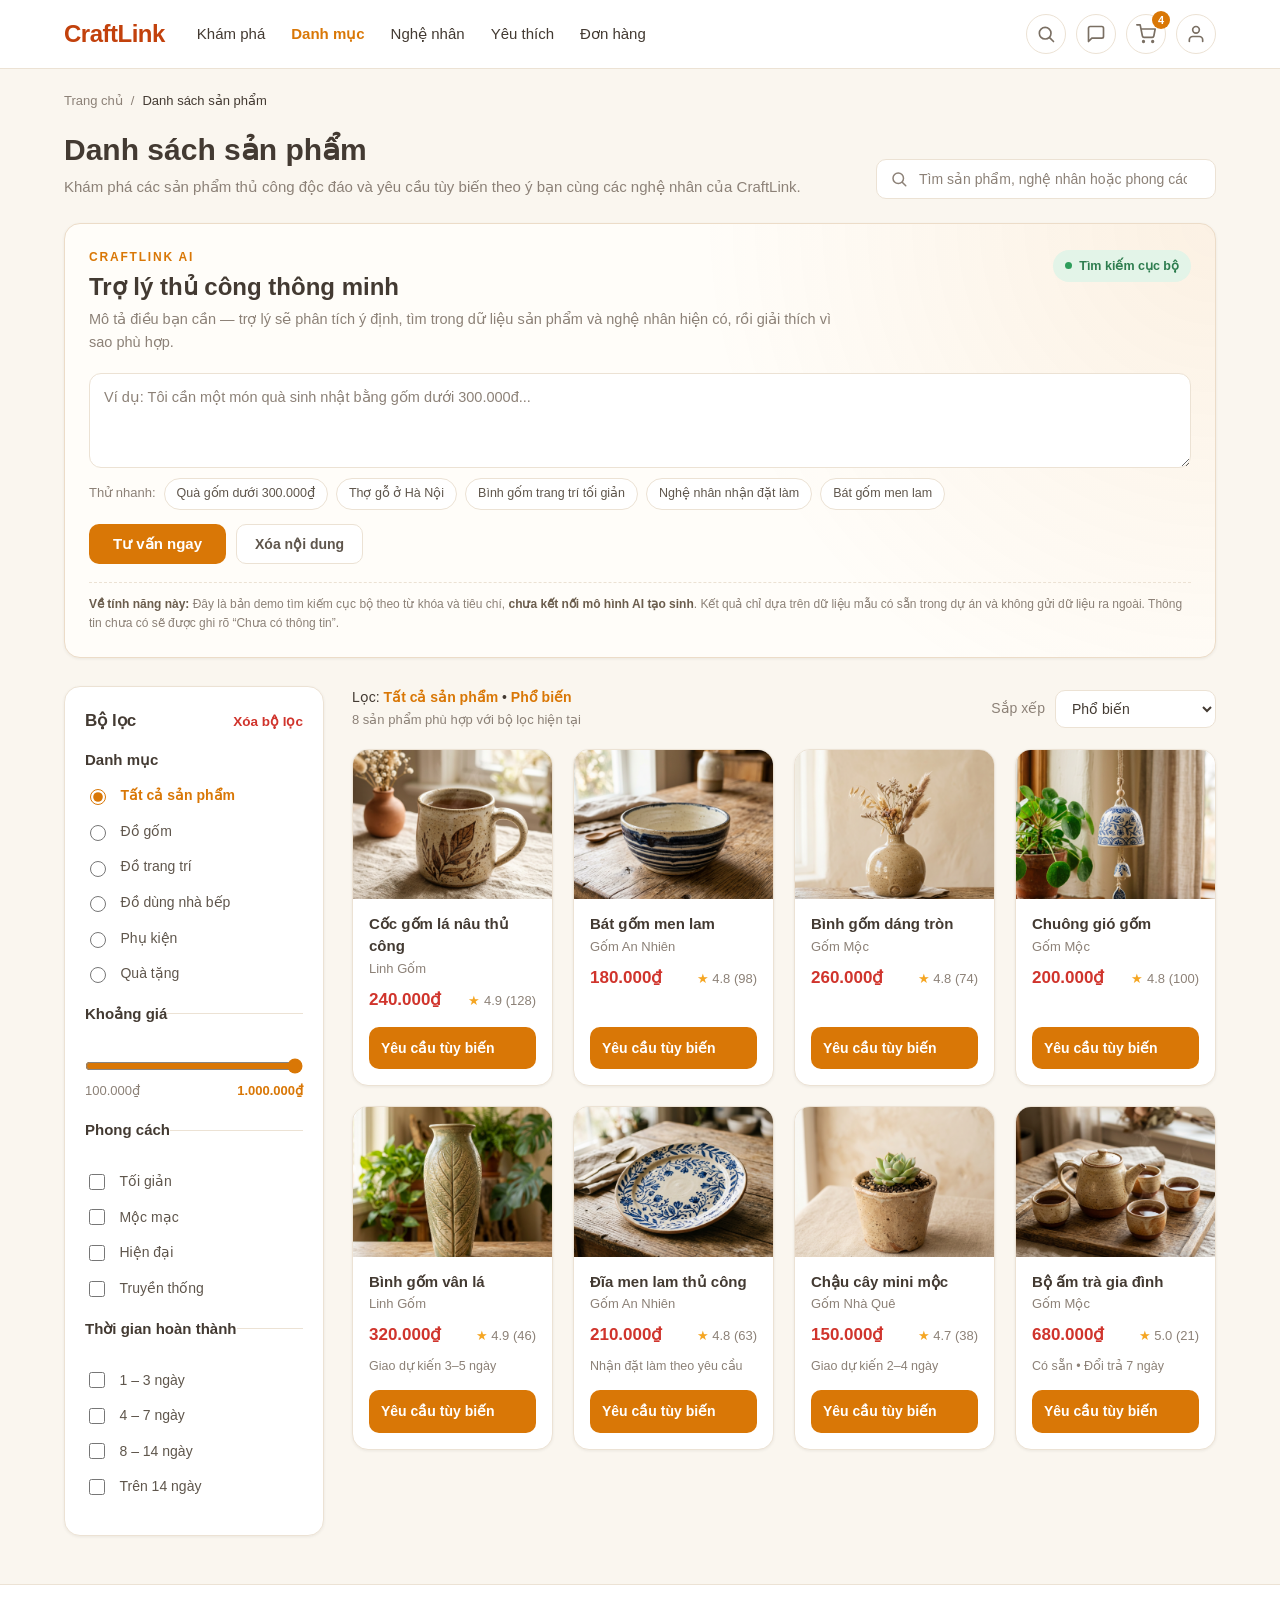
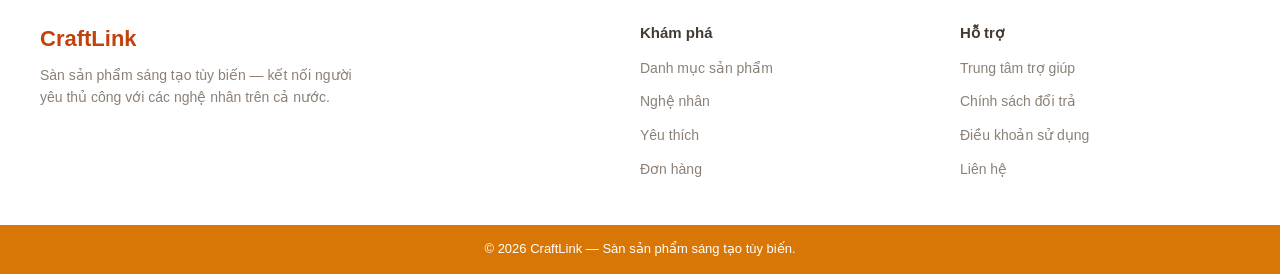
<file: index.html>
<!DOCTYPE html>
<html lang="vi">
<head>
  <meta charset="UTF-8">
  <meta name="viewport" content="width=device-width, initial-scale=1.0">
  <title>Danh sách sản phẩm | CraftLink</title>
  <meta name="description" content="Danh sách sản phẩm thủ công trên CraftLink — sàn sản phẩm sáng tạo tùy biến, kết nối bạn với các nghệ nhân.">
  <link rel="stylesheet" href="css/style.css">
  <link rel="stylesheet" href="css/ai-advisor.css">
</head>
<body>

  <header class="site-header">
    <div class="container header-inner">

      <a href="index.html" class="brand">CraftLink</a>

      <nav class="main-nav" aria-label="Điều hướng chính">
        <ul>
          <li><a href="index.html">Khám phá</a></li>
          <li><a href="index.html" class="active" aria-current="page">Danh mục</a></li>
          <li><a href="artisan-suggestions.html">Nghệ nhân</a></li>
          <li><a href="favorites.html">Yêu thích</a></li>
          <li><a href="orders.html">Đơn hàng</a></li>
        </ul>
      </nav>

      <div class="header-actions">
        <a href="index.html" class="icon-btn" aria-label="Tìm kiếm">
          <svg viewBox="0 0 24 24" fill="none" stroke="currentColor" stroke-width="2" stroke-linecap="round" stroke-linejoin="round" width="20" height="20" aria-hidden="true"><circle cx="11" cy="11" r="7"/><line x1="21" y1="21" x2="16.65" y2="16.65"/></svg>
        </a>
        <button type="button" class="icon-btn" aria-label="Tin nhắn">
          <svg viewBox="0 0 24 24" fill="none" stroke="currentColor" stroke-width="2" stroke-linecap="round" stroke-linejoin="round" width="20" height="20" aria-hidden="true"><path d="M21 15a2 2 0 0 1-2 2H7l-4 4V5a2 2 0 0 1 2-2h14a2 2 0 0 1 2 2z"/></svg>
        </button>
        <a href="cart.html" class="icon-btn" aria-label="Giỏ hàng">
          <svg viewBox="0 0 24 24" fill="none" stroke="currentColor" stroke-width="2" stroke-linecap="round" stroke-linejoin="round" width="20" height="20" aria-hidden="true"><circle cx="9" cy="21" r="1"/><circle cx="20" cy="21" r="1"/><path d="M1 1h4l2.68 13.39a2 2 0 0 0 2 1.61h9.72a2 2 0 0 0 2-1.61L23 6H6"/></svg>
          <span class="cart-count" id="cart-count" hidden></span>
        </a>
        <button type="button" class="icon-btn" aria-label="Tài khoản">
          <svg viewBox="0 0 24 24" fill="none" stroke="currentColor" stroke-width="2" stroke-linecap="round" stroke-linejoin="round" width="20" height="20" aria-hidden="true"><path d="M20 21v-2a4 4 0 0 0-4-4H8a4 4 0 0 0-4 4v2"/><circle cx="12" cy="7" r="4"/></svg>
        </button>
      </div>

    </div>
  </header>

  <main class="container">

    <nav class="breadcrumb" aria-label="Breadcrumb">
      <ol>
        <li><a href="index.html">Trang chủ</a></li>
        <li><span aria-current="page">Danh sách sản phẩm</span></li>
      </ol>
    </nav>

    <section class="page-heading" aria-labelledby="page-title">
      <div>
        <h1 id="page-title">Danh sách sản phẩm</h1>
        <p class="page-subtitle">Khám phá các sản phẩm thủ công độc đáo và yêu cầu tùy biến theo ý bạn cùng các nghệ nhân của CraftLink.</p>
      </div>

      <form class="search-form" role="search">
        <label class="visually-hidden" for="search-input">Tìm kiếm sản phẩm</label>
        <svg class="search-icon" viewBox="0 0 24 24" fill="none" stroke="currentColor" stroke-width="2" stroke-linecap="round" stroke-linejoin="round" width="18" height="18" aria-hidden="true"><circle cx="11" cy="11" r="7"/><line x1="21" y1="21" x2="16.65" y2="16.65"/></svg>
        <input type="search" id="search-input" name="search" placeholder="Tìm sản phẩm, nghệ nhân hoặc phong cách...">
      </form>
    </section>

    <section class="panel ai-advisor" id="ai-advisor" aria-labelledby="ai-advisor-title">
      <div class="ai-advisor-head">
        <div class="ai-advisor-heading">
          <p class="ai-eyebrow">CraftLink AI</p>
          <h2 id="ai-advisor-title">Trợ lý thủ công thông minh</h2>
          <p class="ai-subtitle">Mô tả điều bạn cần — trợ lý sẽ phân tích ý định, tìm trong dữ liệu sản phẩm và nghệ nhân hiện có, rồi giải thích vì sao phù hợp.</p>
        </div>
        <p class="ai-mode-tag">Tìm kiếm cục bộ</p>
      </div>

      <form class="ai-form" id="ai-form" novalidate>
        <label class="visually-hidden" for="ai-input">Mô tả điều bạn đang tìm</label>
        <textarea class="ai-input" id="ai-input" name="ai-input" rows="3" maxlength="300"
          placeholder="Ví dụ: Tôi cần một món quà sinh nhật bằng gốm dưới 300.000đ..."
          title="Mẹo: nhấn Ctrl + Enter để gửi"></textarea>

        <div class="ai-suggestions" id="ai-suggestions" aria-label="Gợi ý câu hỏi">
          <span class="ai-suggestions-label">Thử nhanh:</span>
          <button type="button" class="ai-chip" data-prompt="Quà sinh nhật bằng gốm dưới 300.000đ">Quà gốm dưới 300.000₫</button>
          <button type="button" class="ai-chip" data-prompt="Tìm thợ gỗ ở Hà Nội">Thợ gỗ ở Hà Nội</button>
          <button type="button" class="ai-chip" data-prompt="Bình gốm trang trí tối giản">Bình gốm trang trí tối giản</button>
          <button type="button" class="ai-chip" data-prompt="Nghệ nhân nhận đặt làm theo yêu cầu">Nghệ nhân nhận đặt làm</button>
          <button type="button" class="ai-chip" data-prompt="Bát gốm men lam">Bát gốm men lam</button>
        </div>

        <div class="ai-actions btn-row">
          <button type="submit" class="btn-primary" id="ai-submit-btn">Tư vấn ngay</button>
          <button type="button" class="btn-light" id="ai-reset-btn">Xóa nội dung</button>
        </div>
      </form>

      <div class="ai-status" id="ai-status" role="status" hidden>
        <span class="spinner" aria-hidden="true"></span>
        <span>Đang phân tích câu hỏi và đối chiếu dữ liệu mẫu...</span>
      </div>

      <p class="form-note ai-error" id="ai-error" role="alert" hidden></p>

      <div class="ai-answer" id="ai-answer" aria-live="polite" hidden>
        <p class="ai-answer-text" id="ai-answer-text"></p>
        <ul class="ai-criteria-list" id="ai-criteria"></ul>
      </div>

      <div class="ai-followup" id="ai-followup" hidden>
        <p class="ai-followup-title">Bạn cho tôi biết thêm để lọc chính xác hơn:</p>
        <div class="ai-followup-row" id="ai-budget-followup" hidden>
          <span class="ai-followup-label">Ngân sách tối đa:</span>
          <button type="button" class="ai-chip" data-budget="100000">Dưới 100.000₫</button>
          <button type="button" class="ai-chip" data-budget="200000">Dưới 200.000₫</button>
          <button type="button" class="ai-chip" data-budget="300000">Dưới 300.000₫</button>
          <button type="button" class="ai-chip" data-budget="500000">Dưới 500.000₫</button>
          <button type="button" class="ai-chip" data-budget="all">Xem tất cả</button>
        </div>
        <div class="ai-followup-row" id="ai-location-followup" hidden>
          <span class="ai-followup-label">Địa điểm:</span>
          <button type="button" class="ai-chip" data-location="ha-noi">Hà Nội</button>
          <button type="button" class="ai-chip" data-location="ho-chi-minh">TP. Hồ Chí Minh</button>
          <button type="button" class="ai-chip" data-location="da-nang">Đà Nẵng</button>
          <button type="button" class="ai-chip" data-location="all">Xem tất cả</button>
        </div>
      </div>

      <div class="ai-results" id="ai-results" aria-live="polite" hidden>
        <section class="ai-result-block" id="ai-product-block" aria-label="Sản phẩm phù hợp">
          <div class="ai-result-head">
            <h3 class="ai-result-title">Sản phẩm phù hợp</h3>
            <span class="ai-result-count" id="ai-product-count" hidden></span>
          </div>
          <ul class="ai-result-grid" id="ai-product-results"></ul>
          <div class="empty-state" id="ai-product-empty" hidden>
            <p class="empty-state-title">Chưa có sản phẩm phù hợp</p>
            <p class="empty-state-text"></p>
          </div>
        </section>

        <section class="ai-result-block" id="ai-artisan-block" aria-label="Nghệ nhân phù hợp">
          <div class="ai-result-head">
            <h3 class="ai-result-title">Nghệ nhân phù hợp</h3>
            <span class="ai-result-count" id="ai-artisan-count" hidden></span>
          </div>
          <ul class="ai-artisan-list" id="ai-artisan-results"></ul>
          <div class="empty-state" id="ai-artisan-empty" hidden>
            <p class="empty-state-title">Chưa có nghệ nhân phù hợp</p>
            <p class="empty-state-text"></p>
          </div>
          <div class="ai-unverified" id="ai-unverified-block" hidden>
            <h4 class="ai-unverified-title">Có chuyên môn phù hợp nhưng chưa có dữ liệu địa điểm</h4>
            <p class="ai-unverified-text">Các nghệ nhân dưới đây khớp tiêu chí chuyên môn, nhưng dự án chưa có thông tin địa điểm nên chưa thể xác nhận theo yêu cầu của bạn.</p>
            <ul class="ai-unverified-list" id="ai-unverified-results"></ul>
          </div>
        </section>

        <div class="empty-state ai-empty" id="ai-empty" hidden>
          <p class="empty-state-title" id="ai-empty-title">Chưa tìm thấy kết quả phù hợp</p>
          <p class="empty-state-text" id="ai-empty-text"></p>
          <button type="button" class="btn-light" id="ai-empty-reset">Xóa nội dung và thử lại</button>
        </div>
      </div>

      <p class="ai-disclaimer">
        <strong>Về tính năng này:</strong> Đây là bản demo tìm kiếm cục bộ theo từ khóa và tiêu chí,
        <strong>chưa kết nối mô hình AI tạo sinh</strong>. Kết quả chỉ dựa trên dữ liệu mẫu có sẵn
        trong dự án và không gửi dữ liệu ra ngoài. Thông tin chưa có sẽ được ghi rõ “Chưa có thông tin”.
      </p>
    </section>

    <template id="ai-product-template">
      <li class="product-card ai-product-card">
        <article>
          <a href="product-detail.html" class="product-media ai-product-media">
            <img class="ai-product-image" src="" alt="">
          </a>
          <div class="product-body">
            <h4 class="product-name"><a href="product-detail.html" class="ai-product-name"></a></h4>
            <p class="product-artisan"><span class="ai-product-artisan"></span></p>
            <div class="product-meta">
              <span class="product-price"></span>
              <span class="product-rating"><span class="star" aria-hidden="true">★</span> <span class="ai-product-rating"></span></span>
            </div>
            <p class="product-note ai-product-note" hidden></p>
            <p class="ai-match-line"><span class="ai-match-badge"></span><span class="ai-match-text"></span></p>
            <p class="ai-reason"></p>
            <a href="product-detail.html" class="btn-customize ai-detail-btn">Xem chi tiết</a>
          </div>
        </article>
      </li>
    </template>

    <template id="ai-artisan-template">
      <li class="ai-artisan-card">
        <div class="ai-artisan-head">
          <img class="avatar avatar-lg ai-artisan-avatar" src="" alt="">
          <span class="ai-artisan-initial" hidden aria-hidden="true"></span>
          <div class="ai-artisan-identity">
            <h4 class="ai-artisan-name"></h4>
            <p class="ai-artisan-shop" hidden></p>
            <p class="ai-match-line"><span class="ai-match-badge"></span><span class="ai-match-text"></span></p>
          </div>
        </div>
        <ul class="ai-artisan-tags"></ul>
        <dl class="ai-artisan-facts">
          <dt>Chuyên môn</dt><dd class="ai-fact-specialty"></dd>
          <dt>Địa điểm</dt><dd class="ai-fact-location"></dd>
          <dt>Giá sản phẩm mẫu</dt><dd class="ai-fact-price"></dd>
          <dt>Nhận đơn tùy biến</dt><dd class="ai-fact-custom"></dd>
        </dl>
        <p class="ai-artisan-reason"></p>
        <p class="ai-demo-note" hidden></p>
        <button type="button" class="btn-primary ai-artisan-products-btn">Xem sản phẩm của thợ</button>
      </li>
    </template>

    <template id="ai-unverified-template">
      <li class="ai-unverified-item">
        <img class="avatar avatar-sm ai-unverified-avatar" src="" alt="">
        <span class="ai-unverified-initial" hidden aria-hidden="true"></span>
        <div class="ai-unverified-body">
          <p class="ai-unverified-name"></p>
          <p class="ai-unverified-meta"></p>
          <p class="ai-unverified-reason"></p>
        </div>
      </li>
    </template>

    <div class="catalog">

      <aside class="filters" aria-label="Bộ lọc sản phẩm">
        <div class="filters-head">
          <h2 class="filters-title">Bộ lọc</h2>
          <button type="button" class="link-action" id="reset-filters-btn">Xóa bộ lọc</button>
        </div>

        <form class="filter-form" id="filter-form">

          <fieldset class="filter-group">
            <legend>Danh mục</legend>
            <ul class="filter-list">
              <li>
                <input type="radio" name="category" id="category-all" value="all" checked>
                <label for="category-all">Tất cả sản phẩm</label>
              </li>
              <li>
                <input type="radio" name="category" id="category-do-gom" value="do-gom">
                <label for="category-do-gom">Đồ gốm</label>
              </li>
              <li>
                <input type="radio" name="category" id="category-do-trang-tri" value="do-trang-tri">
                <label for="category-do-trang-tri">Đồ trang trí</label>
              </li>
              <li>
                <input type="radio" name="category" id="category-do-dung-nha-bep" value="do-dung-nha-bep">
                <label for="category-do-dung-nha-bep">Đồ dùng nhà bếp</label>
              </li>
              <li>
                <input type="radio" name="category" id="category-phu-kien" value="phu-kien">
                <label for="category-phu-kien">Phụ kiện</label>
              </li>
              <li>
                <input type="radio" name="category" id="category-qua-tang" value="qua-tang">
                <label for="category-qua-tang">Quà tặng</label>
              </li>
            </ul>
          </fieldset>

          <fieldset class="filter-group">
            <legend>Khoảng giá</legend>
            <label class="visually-hidden" for="price-range">Giá tối đa</label>
            <input type="range" class="price-range" id="price-range" name="price" min="100000" max="1000000" step="50000" value="1000000">
            <div class="price-scale">
              <span>100.000₫</span>
              <span class="price-max" id="price-output">1.000.000₫</span>
            </div>
          </fieldset>

          <fieldset class="filter-group">
            <legend>Phong cách</legend>
            <ul class="filter-list">
              <li>
                <input type="checkbox" name="style" id="style-toi-gian" value="toi-gian">
                <label for="style-toi-gian">Tối giản</label>
              </li>
              <li>
                <input type="checkbox" name="style" id="style-moc-mac" value="moc-mac">
                <label for="style-moc-mac">Mộc mạc</label>
              </li>
              <li>
                <input type="checkbox" name="style" id="style-hien-dai" value="hien-dai">
                <label for="style-hien-dai">Hiện đại</label>
              </li>
              <li>
                <input type="checkbox" name="style" id="style-truyen-thong" value="truyen-thong">
                <label for="style-truyen-thong">Truyền thống</label>
              </li>
            </ul>
          </fieldset>

          <fieldset class="filter-group">
            <legend>Thời gian hoàn thành</legend>
            <ul class="filter-list">
              <li>
                <input type="checkbox" name="lead-time" id="lead-1-3" value="1-3">
                <label for="lead-1-3">1 – 3 ngày</label>
              </li>
              <li>
                <input type="checkbox" name="lead-time" id="lead-4-7" value="4-7">
                <label for="lead-4-7">4 – 7 ngày</label>
              </li>
              <li>
                <input type="checkbox" name="lead-time" id="lead-8-14" value="8-14">
                <label for="lead-8-14">8 – 14 ngày</label>
              </li>
              <li>
                <input type="checkbox" name="lead-time" id="lead-tren-14" value="tren-14">
                <label for="lead-tren-14">Trên 14 ngày</label>
              </li>
            </ul>
          </fieldset>

        </form>
      </aside>

      <section class="catalog-main" aria-label="Kết quả sản phẩm">
        <h2 class="visually-hidden">Kết quả sản phẩm</h2>

        <div class="catalog-toolbar">
          <div class="catalog-status">
            <p class="filter-status">Lọc: <strong id="filter-summary">Tất cả sản phẩm</strong> • <strong id="sort-summary">Phổ biến</strong></p>
            <p class="result-count"><span id="product-count">8</span> sản phẩm phù hợp với bộ lọc hiện tại</p>
          </div>

          <div class="catalog-sort">
            <label for="sort-select">Sắp xếp</label>
            <select id="sort-select" name="sort">
              <option value="popular" selected>Phổ biến</option>
              <option value="price-asc">Giá: Tăng dần</option>
              <option value="price-desc">Giá: Giảm dần</option>
              <option value="rating">Đánh giá cao nhất</option>
            </select>
          </div>
        </div>

        <ul class="product-grid" id="product-grid">

          <li class="product-card" data-id="coc-gom-la-nau" data-price="240000" data-category="do-dung-nha-bep" data-style="moc-mac toi-gian" data-lead-time="4-7" data-rating="4.9">
            <article>
              <a href="product-detail.html" class="product-media">
                <img src="assets/images/coc-gom-la-nau.png" alt="Cốc gốm lá nâu thủ công">
              </a>
              <div class="product-body">
                <h3 class="product-name"><a href="product-detail.html">Cốc gốm lá nâu thủ công</a></h3>
                <p class="product-artisan">Linh Gốm</p>
                <div class="product-meta">
                  <span class="product-price">240.000₫</span>
                  <span class="product-rating"><span class="star" aria-hidden="true">★</span> 4.9 <span class="rating-count">(128)</span></span>
                </div>
                <a href="customize.html" class="btn-customize">Yêu cầu tùy biến</a>
              </div>
            </article>
          </li>

          <li class="product-card" data-id="bat-gom-men-lam" data-price="180000" data-category="do-dung-nha-bep" data-style="truyen-thong" data-lead-time="4-7" data-rating="4.8">
            <article>
              <a href="product-detail.html" class="product-media">
                <img src="assets/images/bat-gom-men-lam.png" alt="Bát gốm men lam">
              </a>
              <div class="product-body">
                <h3 class="product-name"><a href="product-detail.html">Bát gốm men lam</a></h3>
                <p class="product-artisan">Gốm An Nhiên</p>
                <div class="product-meta">
                  <span class="product-price">180.000₫</span>
                  <span class="product-rating"><span class="star" aria-hidden="true">★</span> 4.8 <span class="rating-count">(98)</span></span>
                </div>
                <a href="customize.html" class="btn-customize">Yêu cầu tùy biến</a>
              </div>
            </article>
          </li>

          <li class="product-card" data-id="binh-gom-dang-tron" data-price="260000" data-category="do-trang-tri" data-style="toi-gian hien-dai" data-lead-time="8-14" data-rating="4.8">
            <article>
              <a href="product-detail.html" class="product-media">
                <img src="assets/images/binh-gom-dang-tron.png" alt="Bình gốm dáng tròn">
              </a>
              <div class="product-body">
                <h3 class="product-name"><a href="product-detail.html">Bình gốm dáng tròn</a></h3>
                <p class="product-artisan">Gốm Mộc</p>
                <div class="product-meta">
                  <span class="product-price">260.000₫</span>
                  <span class="product-rating"><span class="star" aria-hidden="true">★</span> 4.8 <span class="rating-count">(74)</span></span>
                </div>
                <a href="customize.html" class="btn-customize">Yêu cầu tùy biến</a>
              </div>
            </article>
          </li>

          <li class="product-card" data-id="chuong-gio-gom" data-price="200000" data-category="phu-kien" data-style="moc-mac" data-lead-time="1-3" data-rating="4.8">
            <article>
              <a href="product-detail.html" class="product-media">
                <img src="assets/images/chuong-gio-gom.png" alt="Chuông gió gốm">
              </a>
              <div class="product-body">
                <h3 class="product-name"><a href="product-detail.html">Chuông gió gốm</a></h3>
                <p class="product-artisan">Gốm Mộc</p>
                <div class="product-meta">
                  <span class="product-price">200.000₫</span>
                  <span class="product-rating"><span class="star" aria-hidden="true">★</span> 4.8 <span class="rating-count">(100)</span></span>
                </div>
                <a href="customize.html" class="btn-customize">Yêu cầu tùy biến</a>
              </div>
            </article>
          </li>

          <li class="product-card" data-id="binh-gom-van-la" data-price="320000" data-category="do-trang-tri" data-style="moc-mac" data-lead-time="4-7" data-rating="4.9">
            <article>
              <a href="product-detail.html" class="product-media">
                <img src="assets/images/binh-gom-van-la.png" alt="Bình gốm vân lá">
              </a>
              <div class="product-body">
                <h3 class="product-name"><a href="product-detail.html">Bình gốm vân lá</a></h3>
                <p class="product-artisan">Linh Gốm</p>
                <div class="product-meta">
                  <span class="product-price">320.000₫</span>
                  <span class="product-rating"><span class="star" aria-hidden="true">★</span> 4.9 <span class="rating-count">(46)</span></span>
                </div>
                <p class="product-note">Giao dự kiến 3–5 ngày</p>
                <a href="customize.html" class="btn-customize">Yêu cầu tùy biến</a>
              </div>
            </article>
          </li>

          <li class="product-card" data-id="dia-men-lam" data-price="210000" data-category="do-gom" data-style="truyen-thong toi-gian" data-lead-time="tren-14" data-rating="4.8">
            <article>
              <a href="product-detail.html" class="product-media">
                <img src="assets/images/dia-men-lam.png" alt="Đĩa men lam thủ công">
              </a>
              <div class="product-body">
                <h3 class="product-name"><a href="product-detail.html">Đĩa men lam thủ công</a></h3>
                <p class="product-artisan">Gốm An Nhiên</p>
                <div class="product-meta">
                  <span class="product-price">210.000₫</span>
                  <span class="product-rating"><span class="star" aria-hidden="true">★</span> 4.8 <span class="rating-count">(63)</span></span>
                </div>
                <p class="product-note">Nhận đặt làm theo yêu cầu</p>
                <a href="customize.html" class="btn-customize">Yêu cầu tùy biến</a>
              </div>
            </article>
          </li>

          <li class="product-card" data-id="chau-cay-mini" data-price="150000" data-category="do-gom" data-style="moc-mac" data-lead-time="1-3" data-rating="4.7">
            <article>
              <a href="product-detail.html" class="product-media">
                <img src="assets/images/chau-cay-mini.png" alt="Chậu cây mini mộc">
              </a>
              <div class="product-body">
                <h3 class="product-name"><a href="product-detail.html">Chậu cây mini mộc</a></h3>
                <p class="product-artisan">Gốm Nhà Quê</p>
                <div class="product-meta">
                  <span class="product-price">150.000₫</span>
                  <span class="product-rating"><span class="star" aria-hidden="true">★</span> 4.7 <span class="rating-count">(38)</span></span>
                </div>
                <p class="product-note">Giao dự kiến 2–4 ngày</p>
                <a href="customize.html" class="btn-customize">Yêu cầu tùy biến</a>
              </div>
            </article>
          </li>

          <li class="product-card" data-id="bo-am-tra" data-price="680000" data-category="qua-tang" data-style="truyen-thong" data-lead-time="1-3" data-rating="5.0">
            <article>
              <a href="product-detail.html" class="product-media">
                <img src="assets/images/bo-am-tra.png" alt="Bộ ấm trà gia đình">
              </a>
              <div class="product-body">
                <h3 class="product-name"><a href="product-detail.html">Bộ ấm trà gia đình</a></h3>
                <p class="product-artisan">Gốm Mộc</p>
                <div class="product-meta">
                  <span class="product-price">680.000₫</span>
                  <span class="product-rating"><span class="star" aria-hidden="true">★</span> 5.0 <span class="rating-count">(21)</span></span>
                </div>
                <p class="product-note">Có sẵn • Đổi trả 7 ngày</p>
                <a href="customize.html" class="btn-customize">Yêu cầu tùy biến</a>
              </div>
            </article>
          </li>

        </ul>

        <div class="empty-state" id="empty-state" hidden>
          <p class="empty-state-title">Không tìm thấy sản phẩm phù hợp</p>
          <p class="empty-state-text">Hãy thử bỏ chọn một vài bộ lọc hoặc đổi từ khóa tìm kiếm.</p>
        </div>

        <nav class="pagination" id="pagination" aria-label="Phân trang">
          <button type="button" class="page-btn active" aria-current="page">1</button>
          <button type="button" class="page-btn">2</button>
          <button type="button" class="page-btn">3</button>
        </nav>

      </section>

    </div>
  </main>

  <footer class="site-footer">
    <div class="container footer-top">
      <div class="footer-brand">
        <p class="footer-logo">CraftLink</p>
        <p class="footer-tagline">Sàn sản phẩm sáng tạo tùy biến — kết nối người yêu thủ công với các nghệ nhân trên cả nước.</p>
      </div>

      <nav class="footer-nav" aria-label="Liên kết chân trang — Khám phá">
        <h2>Khám phá</h2>
        <ul>
          <li><a href="index.html">Danh mục sản phẩm</a></li>
          <li><a href="artisan-suggestions.html">Nghệ nhân</a></li>
          <li><a href="favorites.html">Yêu thích</a></li>
          <li><a href="orders.html">Đơn hàng</a></li>
        </ul>
      </nav>

      <nav class="footer-nav" aria-label="Liên kết chân trang — Hỗ trợ">
        <h2>Hỗ trợ</h2>
        <ul>
          <li><a href="#">Trung tâm trợ giúp</a></li>
          <li><a href="#">Chính sách đổi trả</a></li>
          <li><a href="#">Điều khoản sử dụng</a></li>
          <li><a href="#">Liên hệ</a></li>
        </ul>
      </nav>
    </div>

    <div class="footer-bottom">
      <div class="container">
        <p>© 2026 CraftLink — Sàn sản phẩm sáng tạo tùy biến.</p>
      </div>
    </div>
  </footer>

  <script src="js/data.js"></script>
  <script src="js/main.js"></script>
  <script src="js/ai-advisor.js"></script>

</body>
</html>
</file>
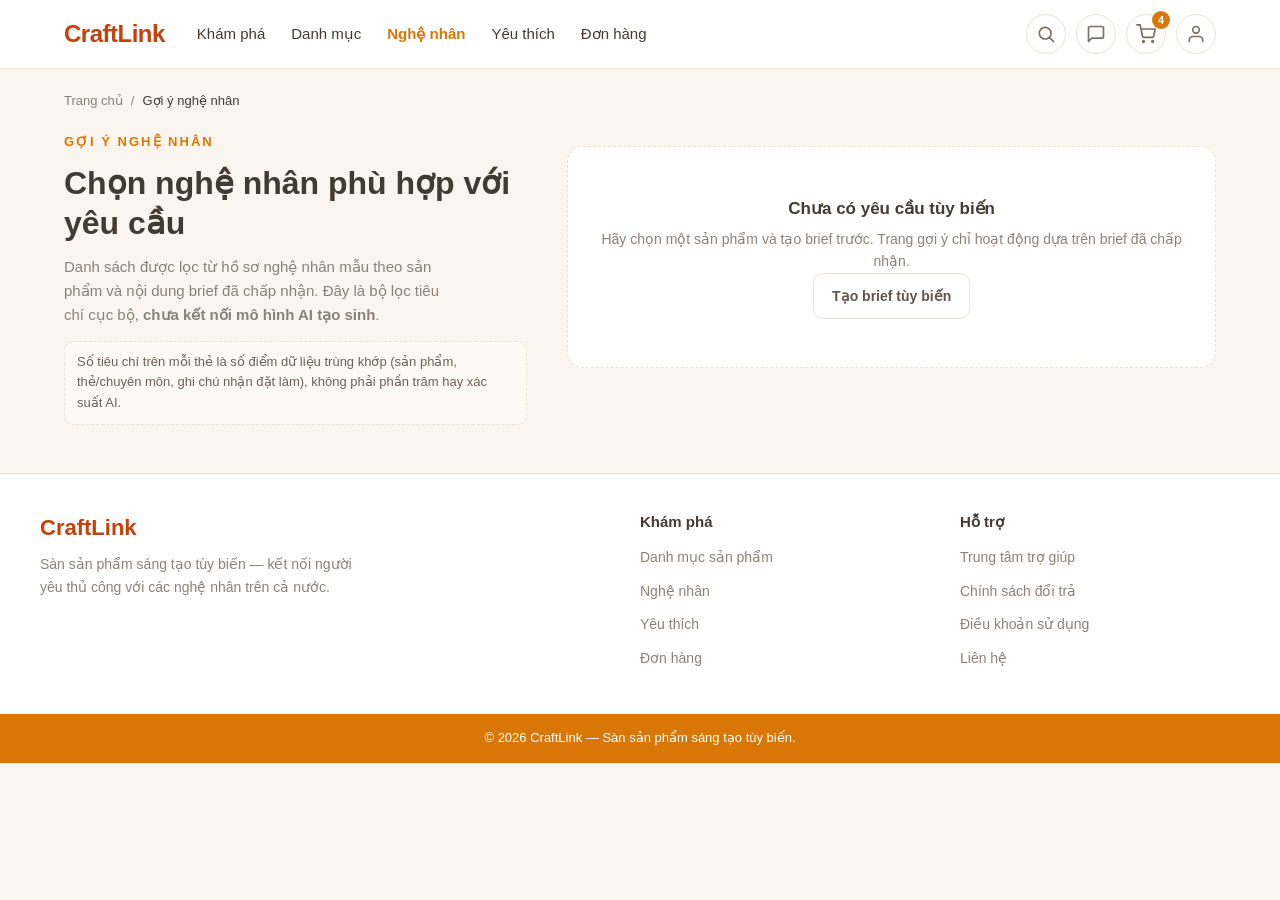
<file: artisan-suggestions.html>
<!DOCTYPE html>
<html lang="vi">
<head>
  <meta charset="UTF-8">
  <meta name="viewport" content="width=device-width, initial-scale=1.0">
  <title>Gợi ý nghệ nhân | CraftLink</title>
  <meta name="description" content="Lọc hồ sơ nghệ nhân CraftLink theo sản phẩm đang tùy biến và nội dung brief đã chấp nhận, kèm lý do dựa trên dữ liệu mẫu.">
  <link rel="stylesheet" href="css/style.css">
  <link rel="stylesheet" href="css/artisan-suggestions.css">
</head>
<body>

  <header class="site-header">
    <div class="container header-inner">

      <a href="index.html" class="brand">CraftLink</a>

      <nav class="main-nav" aria-label="Điều hướng chính">
        <ul>
          <li><a href="index.html">Khám phá</a></li>
          <li><a href="index.html">Danh mục</a></li>
          <li><a href="artisan-suggestions.html" class="active" aria-current="page">Nghệ nhân</a></li>
          <li><a href="favorites.html">Yêu thích</a></li>
          <li><a href="orders.html">Đơn hàng</a></li>
        </ul>
      </nav>

      <div class="header-actions">
        <a href="index.html" class="icon-btn" aria-label="Tìm kiếm">
          <svg viewBox="0 0 24 24" fill="none" stroke="currentColor" stroke-width="2" stroke-linecap="round" stroke-linejoin="round" width="20" height="20" aria-hidden="true"><circle cx="11" cy="11" r="7"/><line x1="21" y1="21" x2="16.65" y2="16.65"/></svg>
        </a>
        <button type="button" class="icon-btn" aria-label="Tin nhắn">
          <svg viewBox="0 0 24 24" fill="none" stroke="currentColor" stroke-width="2" stroke-linecap="round" stroke-linejoin="round" width="20" height="20" aria-hidden="true"><path d="M21 15a2 2 0 0 1-2 2H7l-4 4V5a2 2 0 0 1 2-2h14a2 2 0 0 1 2 2z"/></svg>
        </button>
        <a href="cart.html" class="icon-btn" aria-label="Giỏ hàng">
          <svg viewBox="0 0 24 24" fill="none" stroke="currentColor" stroke-width="2" stroke-linecap="round" stroke-linejoin="round" width="20" height="20" aria-hidden="true"><circle cx="9" cy="21" r="1"/><circle cx="20" cy="21" r="1"/><path d="M1 1h4l2.68 13.39a2 2 0 0 0 2 1.61h9.72a2 2 0 0 0 2-1.61L23 6H6"/></svg>
          <span class="cart-count" id="cart-count" hidden></span>
        </a>
        <button type="button" class="icon-btn" aria-label="Tài khoản">
          <svg viewBox="0 0 24 24" fill="none" stroke="currentColor" stroke-width="2" stroke-linecap="round" stroke-linejoin="round" width="20" height="20" aria-hidden="true"><path d="M20 21v-2a4 4 0 0 0-4-4H8a4 4 0 0 0-4 4v2"/><circle cx="12" cy="7" r="4"/></svg>
        </button>
      </div>

    </div>
  </header>

  <main class="container">

    <nav class="breadcrumb" aria-label="Breadcrumb">
      <ol>
        <li><a href="index.html">Trang chủ</a></li>
        <li><span aria-current="page">Gợi ý nghệ nhân</span></li>
      </ol>
    </nav>

    <div class="suggestions-layout">

      <section class="suggestions-hero" aria-labelledby="page-title">
        <p class="hero-eyebrow">Gợi ý nghệ nhân</p>
        <h1 id="page-title">Chọn nghệ nhân phù hợp với yêu cầu</h1>
        <p class="hero-text">Danh sách được lọc từ hồ sơ nghệ nhân mẫu theo sản phẩm và nội dung brief đã chấp nhận. Đây là bộ lọc tiêu chí cục bộ, <strong>chưa kết nối mô hình AI tạo sinh</strong>.</p>

        <div class="suggestion-context panel" id="suggestion-context" hidden>
          <p class="suggestion-context-label">Sản phẩm đang tùy biến</p>
          <p class="suggestion-context-name" id="suggestion-product-name"></p>
          <p class="suggestion-context-meta" id="suggestion-product-meta"></p>
          <p class="suggestion-context-brief" id="suggestion-brief"></p>
          <a href="customize.html" class="link-action" id="suggestion-back-link">← Sửa brief</a>
        </div>

        <p class="hero-honest-note">Số tiêu chí trên mỗi thẻ là số điểm dữ liệu trùng khớp (sản phẩm, thẻ/chuyên môn, ghi chú nhận đặt làm), không phải phần trăm hay xác suất AI.</p>
      </section>

      <section class="artisan-list" aria-label="Danh sách nghệ nhân được gợi ý">
        <div class="suggestion-toolbar">
          <p class="suggestion-summary" id="suggestion-summary" hidden></p>
          <button type="button" class="btn-light" id="suggestion-reset-btn" hidden>Tạo lại gợi ý</button>
        </div>

        <ul id="artisan-list"></ul>

        <div class="empty-state" id="suggestions-empty" hidden>
          <p class="empty-state-title" id="suggestions-empty-title"></p>
          <p class="empty-state-text" id="suggestions-empty-text"></p>
          <a href="customize.html" class="btn-light" id="suggestions-empty-link">Quay lại tạo brief</a>
        </div>

        <template id="artisan-card-template">
          <li>
            <article class="panel artisan-suggestion-card">
              <img class="artisan-photo artisan-photo-img" src="" alt="">
              <span class="artisan-photo artisan-photo-initial" hidden aria-hidden="true"></span>
              <div class="artisan-info">
                <h2 class="artisan-name-lg"></h2>
                <ul class="tag-list"></ul>
                <p class="artisan-desc"></p>
                <ul class="artisan-reasons"></ul>
                <p class="artisan-meta artisan-location-line"></p>
                <p class="artisan-meta artisan-product-count-line"></p>
                <p class="artisan-meta artisan-custom-line"></p>
                <p class="artisan-demo-note" hidden></p>
              </div>
              <div class="artisan-card-side">
                <p class="match-score">
                  <span class="match-tag"></span>
                  <span class="match-label">tiêu chí dữ liệu trùng khớp</span>
                </p>
                <div class="btn-row artisan-card-actions">
                  <button type="button" class="btn-primary artisan-select-btn">Chọn nghệ nhân</button>
                  <button type="button" class="btn-light artisan-skip-btn">Bỏ qua</button>
                  <button type="button" class="btn-light artisan-regenerate-btn">Tạo lại</button>
                </div>
              </div>
            </article>
          </li>
        </template>

      </section>

    </div>
  </main>

  <footer class="site-footer">
    <div class="container footer-top">
      <div class="footer-brand">
        <p class="footer-logo">CraftLink</p>
        <p class="footer-tagline">Sàn sản phẩm sáng tạo tùy biến — kết nối người yêu thủ công với các nghệ nhân trên cả nước.</p>
      </div>

      <nav class="footer-nav" aria-label="Liên kết chân trang — Khám phá">
        <h2>Khám phá</h2>
        <ul>
          <li><a href="index.html">Danh mục sản phẩm</a></li>
          <li><a href="artisan-suggestions.html">Nghệ nhân</a></li>
          <li><a href="favorites.html">Yêu thích</a></li>
          <li><a href="orders.html">Đơn hàng</a></li>
        </ul>
      </nav>

      <nav class="footer-nav" aria-label="Liên kết chân trang — Hỗ trợ">
        <h2>Hỗ trợ</h2>
        <ul>
          <li><a href="#">Trung tâm trợ giúp</a></li>
          <li><a href="#">Chính sách đổi trả</a></li>
          <li><a href="#">Điều khoản sử dụng</a></li>
          <li><a href="#">Liên hệ</a></li>
        </ul>
      </nav>
    </div>

    <div class="footer-bottom">
      <div class="container">
        <p>© 2026 CraftLink — Sàn sản phẩm sáng tạo tùy biến.</p>
      </div>
    </div>
  </footer>

  <script src="js/data.js"></script>
  <script src="js/main.js"></script>

</body>
</html>
</file>
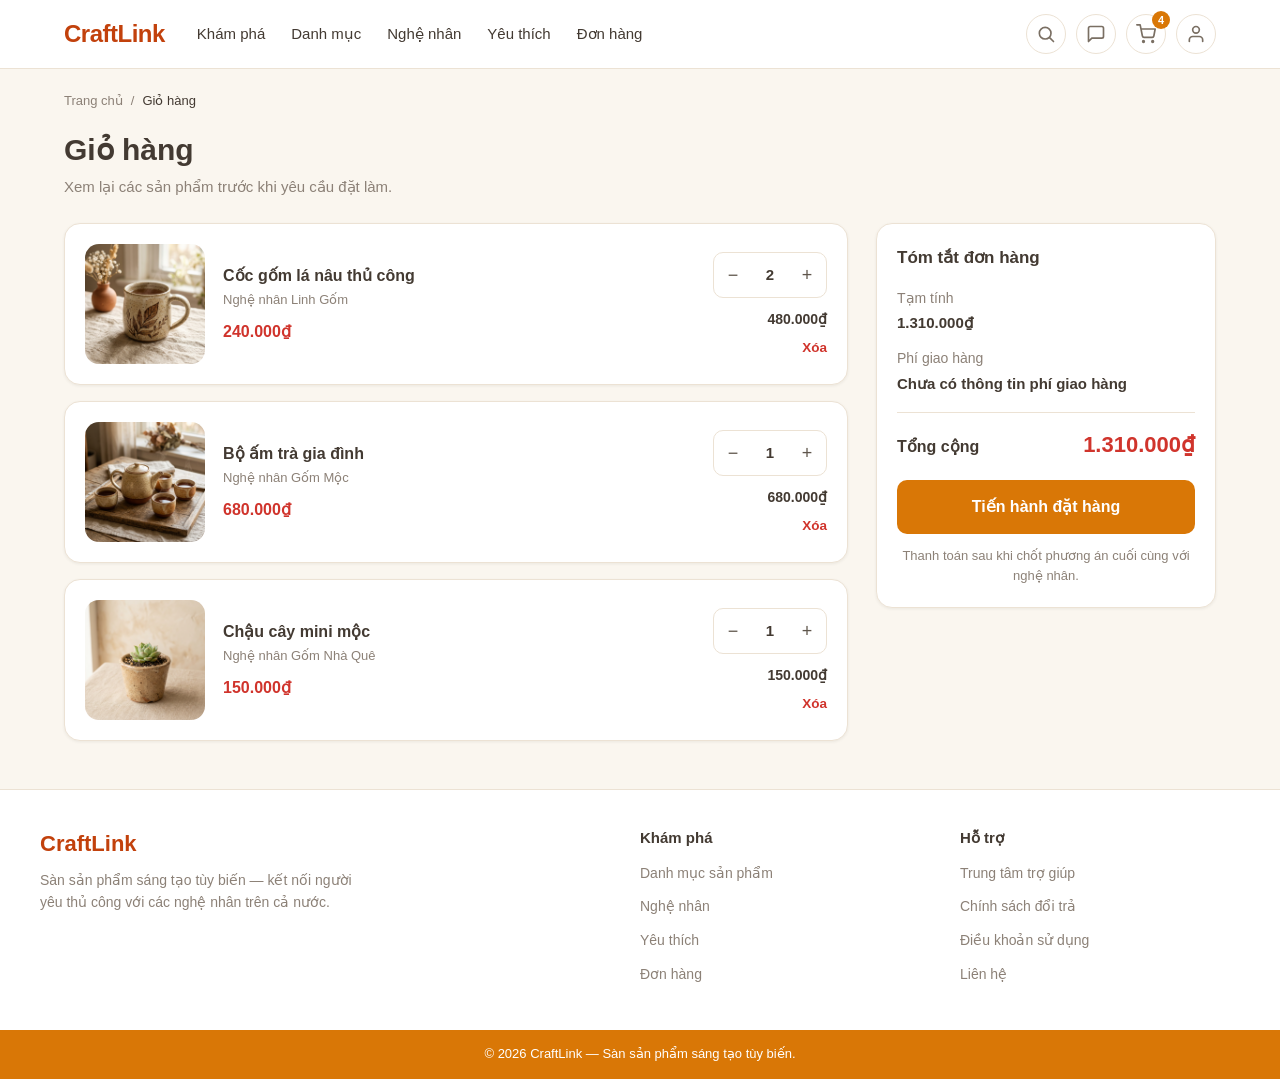
<file: cart.html>
<!DOCTYPE html>
<html lang="vi">
<head>
  <meta charset="UTF-8">
  <meta name="viewport" content="width=device-width, initial-scale=1.0">
  <title>Giỏ hàng | CraftLink</title>
  <meta name="description" content="Giỏ hàng CraftLink — xem lại các sản phẩm thủ công trước khi yêu cầu đặt làm cùng nghệ nhân.">
  <link rel="stylesheet" href="css/style.css">
  <link rel="stylesheet" href="css/cart.css">
</head>
<body>

  <header class="site-header">
    <div class="container header-inner">

      <a href="index.html" class="brand">CraftLink</a>

      <nav class="main-nav" aria-label="Điều hướng chính">
        <ul>
          <li><a href="index.html">Khám phá</a></li>
          <li><a href="index.html">Danh mục</a></li>
          <li><a href="artisan-suggestions.html">Nghệ nhân</a></li>
          <li><a href="favorites.html">Yêu thích</a></li>
          <li><a href="orders.html">Đơn hàng</a></li>
        </ul>
      </nav>

      <div class="header-actions">
        <a href="index.html" class="icon-btn" aria-label="Tìm kiếm">
          <svg viewBox="0 0 24 24" fill="none" stroke="currentColor" stroke-width="2" stroke-linecap="round" stroke-linejoin="round" width="20" height="20" aria-hidden="true"><circle cx="11" cy="11" r="7"/><line x1="21" y1="21" x2="16.65" y2="16.65"/></svg>
        </a>
        <button type="button" class="icon-btn" aria-label="Tin nhắn">
          <svg viewBox="0 0 24 24" fill="none" stroke="currentColor" stroke-width="2" stroke-linecap="round" stroke-linejoin="round" width="20" height="20" aria-hidden="true"><path d="M21 15a2 2 0 0 1-2 2H7l-4 4V5a2 2 0 0 1 2-2h14a2 2 0 0 1 2 2z"/></svg>
        </button>
        <a href="cart.html" class="icon-btn" aria-label="Giỏ hàng">
          <svg viewBox="0 0 24 24" fill="none" stroke="currentColor" stroke-width="2" stroke-linecap="round" stroke-linejoin="round" width="20" height="20" aria-hidden="true"><circle cx="9" cy="21" r="1"/><circle cx="20" cy="21" r="1"/><path d="M1 1h4l2.68 13.39a2 2 0 0 0 2 1.61h9.72a2 2 0 0 0 2-1.61L23 6H6"/></svg>
          <span class="cart-count" id="cart-count" hidden></span>
        </a>
        <button type="button" class="icon-btn" aria-label="Tài khoản">
          <svg viewBox="0 0 24 24" fill="none" stroke="currentColor" stroke-width="2" stroke-linecap="round" stroke-linejoin="round" width="20" height="20" aria-hidden="true"><path d="M20 21v-2a4 4 0 0 0-4-4H8a4 4 0 0 0-4 4v2"/><circle cx="12" cy="7" r="4"/></svg>
        </button>
      </div>

    </div>
  </header>

  <main class="container">

    <nav class="breadcrumb" aria-label="Breadcrumb">
      <ol>
        <li><a href="index.html">Trang chủ</a></li>
        <li><span aria-current="page">Giỏ hàng</span></li>
      </ol>
    </nav>

    <section class="page-heading" aria-labelledby="page-title">
      <div>
        <h1 id="page-title">Giỏ hàng</h1>
        <p class="page-subtitle">Xem lại các sản phẩm trước khi yêu cầu đặt làm.</p>
      </div>
    </section>

    <div class="cart-layout">

      <section class="cart-items" aria-label="Sản phẩm trong giỏ">
        <h2 class="visually-hidden">Sản phẩm trong giỏ</h2>

        <ul id="cart-list"></ul>

        <!-- Mẫu một dòng sản phẩm trong giỏ: JavaScript nhân bản (clone) mẫu
             này cho từng sản phẩm đọc từ localStorage rồi gắn vào #cart-list -->
        <template id="cart-item-template">
          <li class="cart-item panel">
            <a href="product-detail.html" class="cart-item-media">
              <img src="" alt="">
            </a>
            <div class="cart-item-info">
              <h3 class="cart-item-name"><a href="product-detail.html"></a></h3>
              <p class="cart-item-artisan"></p>
              <p class="cart-item-price"></p>
            </div>
            <div class="cart-item-side">
              <div class="quantity-stepper">
                <button type="button" class="qty-btn" data-action="decrease" aria-label="Giảm số lượng">−</button>
                <span class="qty-value">1</span>
                <button type="button" class="qty-btn" data-action="increase" aria-label="Tăng số lượng">+</button>
              </div>
              <p class="cart-item-subtotal"></p>
              <button type="button" class="link-action btn-remove" data-action="remove">Xóa</button>
            </div>
          </li>
        </template>

        <div class="empty-state" id="cart-empty" hidden>
          <p class="empty-state-title">Giỏ hàng của bạn đang trống</p>
          <p class="empty-state-text">Hãy khám phá danh mục sản phẩm và chọn món đồ thủ công ưng ý nhé.</p>
        </div>
      </section>

      <aside class="cart-summary panel" aria-label="Tóm tắt đơn hàng">
        <h2 class="panel-title">Tóm tắt đơn hàng</h2>
        <dl class="summary-list">
          <dt>Tạm tính</dt>
          <dd id="cart-subtotal">1.310.000 ₫</dd>
          <dt>Phí giao hàng</dt>
          <dd id="cart-shipping">Chưa có thông tin phí giao hàng</dd>
        </dl>
        <div class="summary-total">
          <span>Tổng cộng</span>
          <span class="summary-total-value" id="cart-total">1.310.000 ₫</span>
        </div>
        <a href="checkout.html?mode=cart" class="btn-primary btn-large" id="checkout-btn">Tiến hành đặt hàng</a>
        <p class="summary-note">Thanh toán sau khi chốt phương án cuối cùng với nghệ nhân.</p>
      </aside>

    </div>
  </main>

  <footer class="site-footer">
    <div class="container footer-top">
      <div class="footer-brand">
        <p class="footer-logo">CraftLink</p>
        <p class="footer-tagline">Sàn sản phẩm sáng tạo tùy biến — kết nối người yêu thủ công với các nghệ nhân trên cả nước.</p>
      </div>

      <nav class="footer-nav" aria-label="Liên kết chân trang — Khám phá">
        <h2>Khám phá</h2>
        <ul>
          <li><a href="index.html">Danh mục sản phẩm</a></li>
          <li><a href="artisan-suggestions.html">Nghệ nhân</a></li>
          <li><a href="favorites.html">Yêu thích</a></li>
          <li><a href="orders.html">Đơn hàng</a></li>
        </ul>
      </nav>

      <nav class="footer-nav" aria-label="Liên kết chân trang — Hỗ trợ">
        <h2>Hỗ trợ</h2>
        <ul>
          <li><a href="#">Trung tâm trợ giúp</a></li>
          <li><a href="#">Chính sách đổi trả</a></li>
          <li><a href="#">Điều khoản sử dụng</a></li>
          <li><a href="#">Liên hệ</a></li>
        </ul>
      </nav>
    </div>

    <div class="footer-bottom">
      <div class="container">
        <p>© 2026 CraftLink — Sàn sản phẩm sáng tạo tùy biến.</p>
      </div>
    </div>
  </footer>

  <script src="js/data.js"></script>
  <script src="js/main.js"></script>

</body>
</html>
</file>
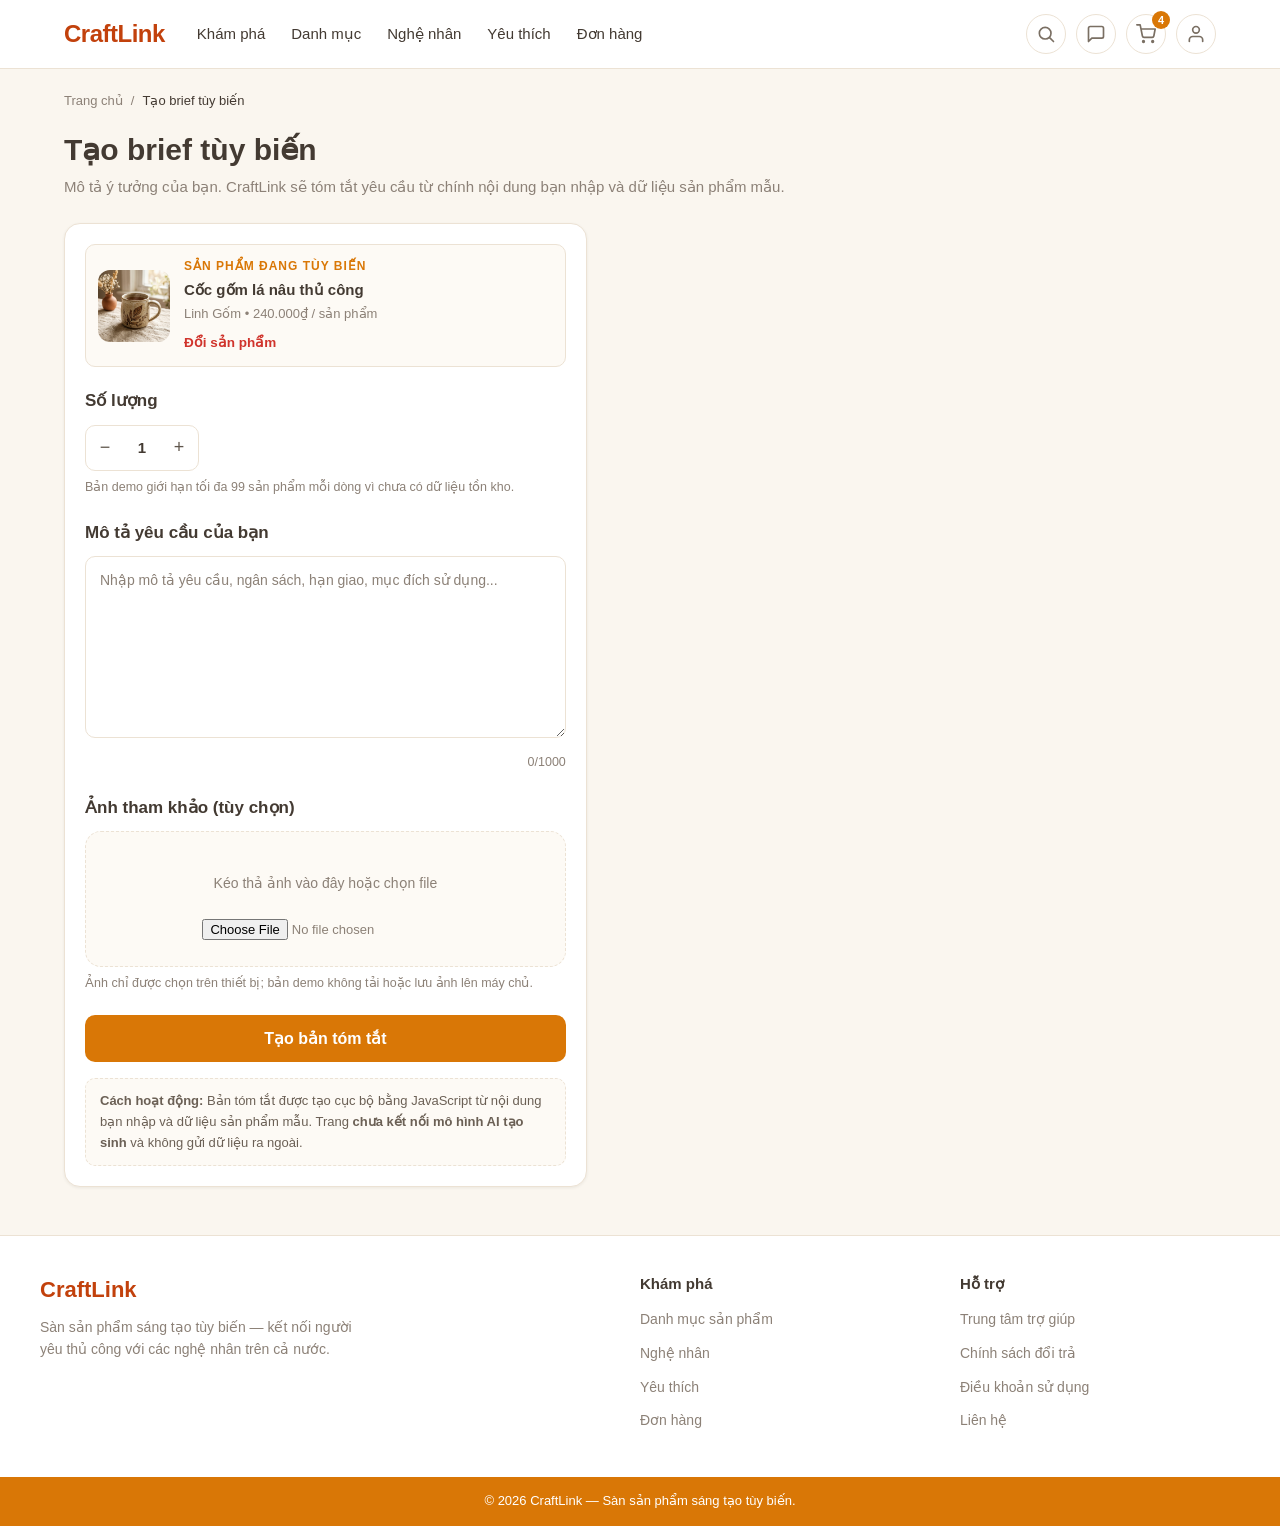
<file: customize.html>
<!DOCTYPE html>
<html lang="vi">
<head>
  <meta charset="UTF-8">
  <meta name="viewport" content="width=device-width, initial-scale=1.0">
  <title>Tạo brief tùy biến | CraftLink</title>
  <meta name="description" content="Mô tả yêu cầu tùy biến và xem lại bản tóm tắt được tạo cục bộ trên trình duyệt trước khi chọn nghệ nhân CraftLink.">
  <link rel="stylesheet" href="css/style.css">
  <link rel="stylesheet" href="css/customize.css">
</head>
<body>

  <header class="site-header">
    <div class="container header-inner">

      <a href="index.html" class="brand">CraftLink</a>

      <nav class="main-nav" aria-label="Điều hướng chính">
        <ul>
          <li><a href="index.html">Khám phá</a></li>
          <li><a href="index.html">Danh mục</a></li>
          <li><a href="artisan-suggestions.html">Nghệ nhân</a></li>
          <li><a href="favorites.html">Yêu thích</a></li>
          <li><a href="orders.html">Đơn hàng</a></li>
        </ul>
      </nav>

      <div class="header-actions">
        <a href="index.html" class="icon-btn" aria-label="Tìm kiếm">
          <svg viewBox="0 0 24 24" fill="none" stroke="currentColor" stroke-width="2" stroke-linecap="round" stroke-linejoin="round" width="20" height="20" aria-hidden="true"><circle cx="11" cy="11" r="7"/><line x1="21" y1="21" x2="16.65" y2="16.65"/></svg>
        </a>
        <button type="button" class="icon-btn" aria-label="Tin nhắn">
          <svg viewBox="0 0 24 24" fill="none" stroke="currentColor" stroke-width="2" stroke-linecap="round" stroke-linejoin="round" width="20" height="20" aria-hidden="true"><path d="M21 15a2 2 0 0 1-2 2H7l-4 4V5a2 2 0 0 1 2-2h14a2 2 0 0 1 2 2z"/></svg>
        </button>
        <a href="cart.html" class="icon-btn" aria-label="Giỏ hàng">
          <svg viewBox="0 0 24 24" fill="none" stroke="currentColor" stroke-width="2" stroke-linecap="round" stroke-linejoin="round" width="20" height="20" aria-hidden="true"><circle cx="9" cy="21" r="1"/><circle cx="20" cy="21" r="1"/><path d="M1 1h4l2.68 13.39a2 2 0 0 0 2 1.61h9.72a2 2 0 0 0 2-1.61L23 6H6"/></svg>
          <span class="cart-count" id="cart-count" hidden></span>
        </a>
        <button type="button" class="icon-btn" aria-label="Tài khoản">
          <svg viewBox="0 0 24 24" fill="none" stroke="currentColor" stroke-width="2" stroke-linecap="round" stroke-linejoin="round" width="20" height="20" aria-hidden="true"><path d="M20 21v-2a4 4 0 0 0-4-4H8a4 4 0 0 0-4 4v2"/><circle cx="12" cy="7" r="4"/></svg>
        </button>
      </div>

    </div>
  </header>

  <main class="container">

    <nav class="breadcrumb" aria-label="Breadcrumb">
      <ol>
        <li><a href="index.html">Trang chủ</a></li>
        <li><span aria-current="page">Tạo brief tùy biến</span></li>
      </ol>
    </nav>

    <section class="page-heading" aria-labelledby="page-title">
      <div>
        <h1 id="page-title">Tạo brief tùy biến</h1>
        <p class="page-subtitle">Mô tả ý tưởng của bạn. CraftLink sẽ tóm tắt yêu cầu từ chính nội dung bạn nhập và dữ liệu sản phẩm mẫu.</p>
      </div>
    </section>

    <div class="customize-layout">

      <section class="panel customize-input-panel" aria-label="Nhập yêu cầu tùy biến">

        <div class="customize-product" id="customize-product">
          <img id="customize-product-image" src="assets/images/coc-gom-la-nau.png" alt="Cốc gốm lá nâu thủ công">
          <div class="customize-product-info">
            <p class="customize-product-label">Sản phẩm đang tùy biến</p>
            <p class="customize-product-name" id="customize-product-name">Cốc gốm lá nâu thủ công</p>
            <p class="customize-product-meta" id="customize-product-meta">Linh Gốm • 240.000₫ / sản phẩm</p>
            <a href="product-detail.html?id=coc-gom-la-nau" class="link-action" id="customize-back-link">Đổi sản phẩm</a>
          </div>
        </div>

        <div class="field-group customize-qty-group">
          <h2 class="panel-title">Số lượng</h2>
          <div class="quantity-stepper">
            <button type="button" class="qty-btn" id="customize-qty-decrease" aria-label="Giảm số lượng">−</button>
            <span class="qty-value" id="customize-qty-value">1</span>
            <button type="button" class="qty-btn" id="customize-qty-increase" aria-label="Tăng số lượng">+</button>
          </div>
          <p class="customize-qty-note" id="customize-qty-note">Bản demo giới hạn tối đa 99 sản phẩm mỗi dòng vì chưa có dữ liệu tồn kho.</p>
        </div>

        <form id="brief-form">

          <div class="field-group">
            <h2 class="panel-title">Mô tả yêu cầu của bạn</h2>
            <label class="visually-hidden" for="brief-description">Mô tả yêu cầu của bạn</label>
            <textarea id="brief-description" name="description" rows="7" maxlength="1000" placeholder="Nhập mô tả yêu cầu, ngân sách, hạn giao, mục đích sử dụng..."></textarea>
            <p class="char-count"><span id="char-count">0</span>/1000</p>
          </div>

          <div class="field-group">
            <h2 class="panel-title">Ảnh tham khảo (tùy chọn)</h2>
            <div class="upload-box">
              <p>Kéo thả ảnh vào đây hoặc chọn file</p>
              <label class="visually-hidden" for="reference-image">Ảnh tham khảo</label>
              <input type="file" id="reference-image" name="reference-image" accept="image/*">
            </div>
            <p class="customize-qty-note">Ảnh chỉ được chọn trên thiết bị; bản demo không tải hoặc lưu ảnh lên máy chủ.</p>
          </div>

          <button type="submit" class="btn-primary btn-large" id="ai-brief-btn">Tạo bản tóm tắt</button>
          <p class="form-note" id="brief-note">Vui lòng nhập mô tả yêu cầu trước khi tạo brief.</p>

          <p class="local-note">
            <strong>Cách hoạt động:</strong> Bản tóm tắt được tạo cục bộ bằng JavaScript từ nội dung bạn nhập
            và dữ liệu sản phẩm mẫu. Trang <strong>chưa kết nối mô hình AI tạo sinh</strong> và không gửi dữ liệu ra ngoài.
          </p>

        </form>
      </section>

      <section class="panel customize-result-panel" aria-label="Bản tóm tắt yêu cầu tùy biến" hidden>

        <p class="ai-status" id="ai-status">
          <span class="spinner" aria-hidden="true"></span>
          Đang tạo bản tóm tắt cục bộ từ nội dung bạn nhập...
        </p>

        <h2 class="panel-title">Bản tóm tắt yêu cầu tùy biến</h2>
        <dl class="info-list brief-result" id="brief-result"></dl>

        <h2 class="brief-section-title">Căn cứ tạo bản tóm tắt</h2>
        <p class="ai-explain"></p>

        <div class="btn-row brief-actions">
          <button type="button" class="btn-success" id="accept-brief-btn">Chấp nhận</button>
          <button type="button" class="btn-outline" id="edit-brief-btn">Sửa</button>
          <button type="button" class="btn-outline" id="reject-brief-btn">Từ chối</button>
          <button type="button" class="btn-outline" id="regenerate-brief-btn">Tạo lại</button>
          <button type="button" class="btn-outline" id="save-brief-btn">Lưu</button>
        </div>

      </section>

    </div>
  </main>

  <footer class="site-footer">
    <div class="container footer-top">
      <div class="footer-brand">
        <p class="footer-logo">CraftLink</p>
        <p class="footer-tagline">Sàn sản phẩm sáng tạo tùy biến — kết nối người yêu thủ công với các nghệ nhân trên cả nước.</p>
      </div>

      <nav class="footer-nav" aria-label="Liên kết chân trang — Khám phá">
        <h2>Khám phá</h2>
        <ul>
          <li><a href="index.html">Danh mục sản phẩm</a></li>
          <li><a href="artisan-suggestions.html">Nghệ nhân</a></li>
          <li><a href="favorites.html">Yêu thích</a></li>
          <li><a href="orders.html">Đơn hàng</a></li>
        </ul>
      </nav>

      <nav class="footer-nav" aria-label="Liên kết chân trang — Hỗ trợ">
        <h2>Hỗ trợ</h2>
        <ul>
          <li><a href="#">Trung tâm trợ giúp</a></li>
          <li><a href="#">Chính sách đổi trả</a></li>
          <li><a href="#">Điều khoản sử dụng</a></li>
          <li><a href="#">Liên hệ</a></li>
        </ul>
      </nav>
    </div>

    <div class="footer-bottom">
      <div class="container">
        <p>© 2026 CraftLink — Sàn sản phẩm sáng tạo tùy biến.</p>
      </div>
    </div>
  </footer>

  <script src="js/data.js"></script>
  <script src="js/main.js"></script>

</body>
</html>
</file>
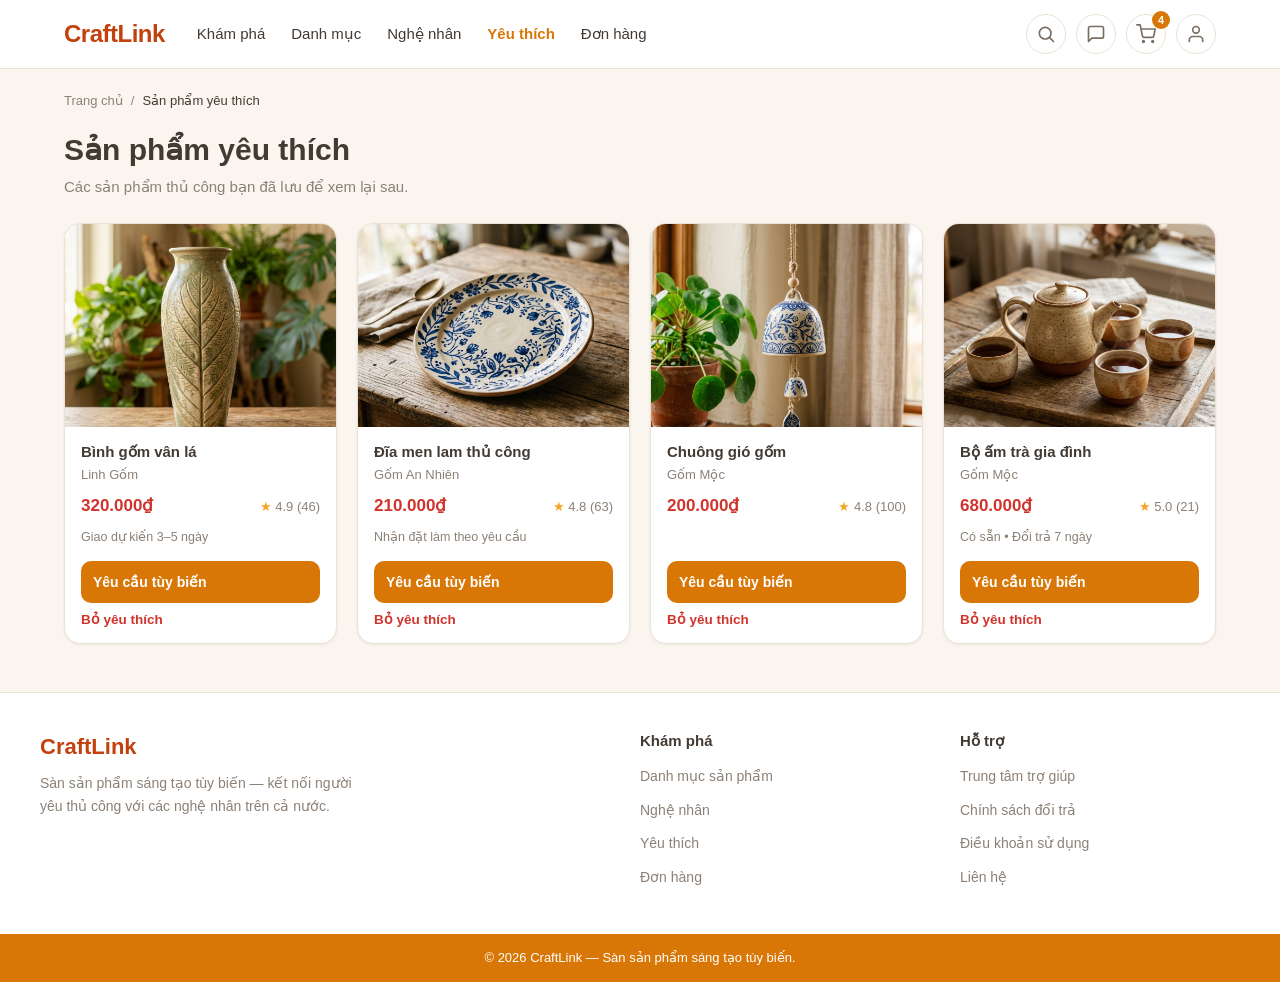
<file: favorites.html>
<!DOCTYPE html>
<html lang="vi">
<head>
  <meta charset="UTF-8">
  <meta name="viewport" content="width=device-width, initial-scale=1.0">
  <title>Sản phẩm yêu thích | CraftLink</title>
  <meta name="description" content="Danh sách sản phẩm thủ công bạn đã yêu thích trên CraftLink.">
  <link rel="stylesheet" href="css/style.css">
</head>
<body>

  <header class="site-header">
    <div class="container header-inner">

      <a href="index.html" class="brand">CraftLink</a>

      <nav class="main-nav" aria-label="Điều hướng chính">
        <ul>
          <li><a href="index.html">Khám phá</a></li>
          <li><a href="index.html">Danh mục</a></li>
          <li><a href="artisan-suggestions.html">Nghệ nhân</a></li>
          <li><a href="favorites.html" class="active" aria-current="page">Yêu thích</a></li>
          <li><a href="orders.html">Đơn hàng</a></li>
        </ul>
      </nav>

      <div class="header-actions">
        <a href="index.html" class="icon-btn" aria-label="Tìm kiếm">
          <svg viewBox="0 0 24 24" fill="none" stroke="currentColor" stroke-width="2" stroke-linecap="round" stroke-linejoin="round" width="20" height="20" aria-hidden="true"><circle cx="11" cy="11" r="7"/><line x1="21" y1="21" x2="16.65" y2="16.65"/></svg>
        </a>
        <button type="button" class="icon-btn" aria-label="Tin nhắn">
          <svg viewBox="0 0 24 24" fill="none" stroke="currentColor" stroke-width="2" stroke-linecap="round" stroke-linejoin="round" width="20" height="20" aria-hidden="true"><path d="M21 15a2 2 0 0 1-2 2H7l-4 4V5a2 2 0 0 1 2-2h14a2 2 0 0 1 2 2z"/></svg>
        </button>
        <a href="cart.html" class="icon-btn" aria-label="Giỏ hàng">
          <svg viewBox="0 0 24 24" fill="none" stroke="currentColor" stroke-width="2" stroke-linecap="round" stroke-linejoin="round" width="20" height="20" aria-hidden="true"><circle cx="9" cy="21" r="1"/><circle cx="20" cy="21" r="1"/><path d="M1 1h4l2.68 13.39a2 2 0 0 0 2 1.61h9.72a2 2 0 0 0 2-1.61L23 6H6"/></svg>
          <span class="cart-count" id="cart-count" hidden></span>
        </a>
        <button type="button" class="icon-btn" aria-label="Tài khoản">
          <svg viewBox="0 0 24 24" fill="none" stroke="currentColor" stroke-width="2" stroke-linecap="round" stroke-linejoin="round" width="20" height="20" aria-hidden="true"><path d="M20 21v-2a4 4 0 0 0-4-4H8a4 4 0 0 0-4 4v2"/><circle cx="12" cy="7" r="4"/></svg>
        </button>
      </div>

    </div>
  </header>

  <main class="container">

    <nav class="breadcrumb" aria-label="Breadcrumb">
      <ol>
        <li><a href="index.html">Trang chủ</a></li>
        <li><span aria-current="page">Sản phẩm yêu thích</span></li>
      </ol>
    </nav>

    <section class="page-heading" aria-labelledby="page-title">
      <div>
        <h1 id="page-title">Sản phẩm yêu thích</h1>
        <p class="page-subtitle">Các sản phẩm thủ công bạn đã lưu để xem lại sau.</p>
      </div>
    </section>

    <section aria-label="Danh sách sản phẩm yêu thích">
      <h2 class="visually-hidden">Danh sách sản phẩm yêu thích</h2>

      <ul class="product-grid" id="favorites-grid"></ul>

      <!-- Mẫu một thẻ sản phẩm yêu thích: JavaScript nhân bản (clone) mẫu này
           cho từng sản phẩm trong danh sách đọc từ localStorage -->
      <template id="favorite-card-template">
        <li class="product-card">
          <article>
            <a href="product-detail.html" class="product-media">
              <img src="" alt="">
            </a>
            <div class="product-body">
              <h3 class="product-name"><a href="product-detail.html"></a></h3>
              <p class="product-artisan"></p>
              <div class="product-meta">
                <span class="product-price"></span>
                <span class="product-rating"><span class="star" aria-hidden="true">★</span> <span class="rating-value"></span> <span class="rating-count"></span></span>
              </div>
              <p class="product-note"></p>
              <a href="customize.html" class="btn-customize">Yêu cầu tùy biến</a>
              <button type="button" class="link-action btn-remove-favorite">Bỏ yêu thích</button>
            </div>
          </article>
        </li>
      </template>

      <div class="empty-state" id="favorites-empty" hidden>
        <p class="empty-state-title">Chưa có sản phẩm yêu thích</p>
        <p class="empty-state-text">Hãy bấm vào biểu tượng trái tim ở trang chi tiết sản phẩm để lưu món đồ bạn thích.</p>
      </div>
    </section>

  </main>

  <footer class="site-footer">
    <div class="container footer-top">
      <div class="footer-brand">
        <p class="footer-logo">CraftLink</p>
        <p class="footer-tagline">Sàn sản phẩm sáng tạo tùy biến — kết nối người yêu thủ công với các nghệ nhân trên cả nước.</p>
      </div>

      <nav class="footer-nav" aria-label="Liên kết chân trang — Khám phá">
        <h2>Khám phá</h2>
        <ul>
          <li><a href="index.html">Danh mục sản phẩm</a></li>
          <li><a href="artisan-suggestions.html">Nghệ nhân</a></li>
          <li><a href="favorites.html">Yêu thích</a></li>
          <li><a href="orders.html">Đơn hàng</a></li>
        </ul>
      </nav>

      <nav class="footer-nav" aria-label="Liên kết chân trang — Hỗ trợ">
        <h2>Hỗ trợ</h2>
        <ul>
          <li><a href="#">Trung tâm trợ giúp</a></li>
          <li><a href="#">Chính sách đổi trả</a></li>
          <li><a href="#">Điều khoản sử dụng</a></li>
          <li><a href="#">Liên hệ</a></li>
        </ul>
      </nav>
    </div>

    <div class="footer-bottom">
      <div class="container">
        <p>© 2026 CraftLink — Sàn sản phẩm sáng tạo tùy biến.</p>
      </div>
    </div>
  </footer>

  <script src="js/data.js"></script>
  <script src="js/main.js"></script>

</body>
</html>
</file>
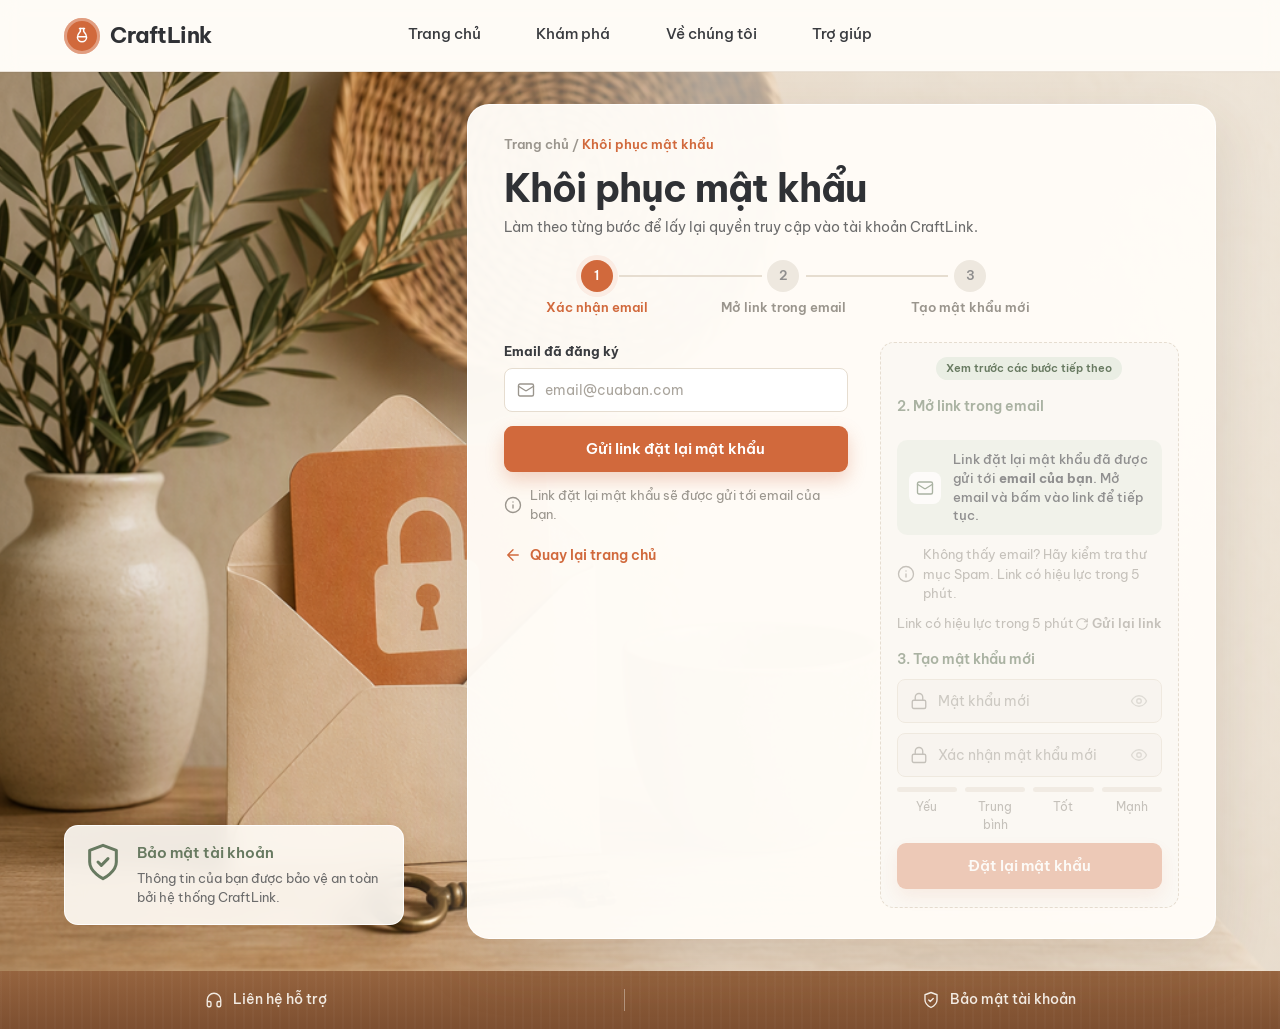
<file: forgot password.html>
<!doctype html>
<html lang="vi">
  <head>
    <meta charset="utf-8" />
    <meta name="viewport" content="width=device-width, initial-scale=1" />
    <title>Khôi phục mật khẩu – CraftLink</title>
    <link rel="stylesheet" href="css/forgot passwork.css" />
  </head>
  <body class="page-forgot">
    <header class="site-header">
      <a class="brand" href="index.html" aria-label="CraftLink – Trang chủ">
        <span class="brand-mark"><svg class="ic"><use href="#i-vase" /></svg></span>CraftLink
      </a>
      <nav class="main-nav" aria-label="Điều hướng chính">
        <a href="#" data-soon>Trang chủ</a>
        <a href="#" data-soon>Khám phá</a>
        <a href="#" data-soon>Về chúng tôi</a>
        <a href="#" data-soon>Trợ giúp</a>
      </nav>
      <div class="header-actions"></div>
    </header>

    <main class="auth-main forgot-main">
      <section class="auth-visual forgot-visual" aria-label="Bảo mật">
        <div class="secure-card">
          <svg class="ic"><use href="#i-shield-check" /></svg>
          <div>
            <b>Bảo mật tài khoản</b>
            <p>Thông tin của bạn được bảo vệ an toàn bởi hệ thống CraftLink.</p>
          </div>
        </div>
      </section>

      <section class="auth-card forgot-card" aria-labelledby="forgot-title">
        <nav class="breadcrumb" aria-label="Breadcrumb">
          <a id="crumbLogin" href="index.html">Trang chủ</a> / <span aria-current="page">Khôi phục mật khẩu</span>
        </nav>
        <h1 id="forgot-title">Khôi phục mật khẩu</h1>
        <p class="subtitle">Làm theo từng bước để lấy lại quyền truy cập vào tài khoản CraftLink.</p>

        <ol class="stepper" id="stepper">
          <li class="current"><span class="num">1</span>Xác nhận email</li>
          <li><span class="num">2</span>Mở link trong email</li>
          <li><span class="num">3</span>Tạo mật khẩu mới</li>
        </ol>

        <div class="forgot-grid" id="flow">
          <!-- Bước 1 -->
          <form class="form" id="emailForm" novalidate>
            <div class="form-alert" id="emailAlert" role="alert" hidden></div>
            <div class="field">
              <label for="email">Email đã đăng ký</label>
              <div class="control">
                <svg class="ic lead"><use href="#i-mail" /></svg>
                <input class="input" id="email" name="email" type="email" autocomplete="email" placeholder="email@cuaban.com" required />
              </div>
              <p class="error-text"></p>
            </div>
            <button class="btn btn-primary btn-block" id="sendBtn" type="submit">Gửi link đặt lại mật khẩu</button>
            <p class="muted-line" id="sendHint"><svg class="ic"><use href="#i-info" /></svg><span>Link đặt lại mật khẩu sẽ được gửi tới email của bạn.</span></p>
            <button class="text-btn" id="changeEmail" type="button" hidden>Đổi email khác</button>
            <a class="back-link" id="backLink" href="index.html"><svg class="ic"><use href="#i-arrow-left" /></svg>Quay lại trang chủ</a>
          </form>

          <!-- Bước 2 + 3 -->
          <div class="preview-panel">
            <span class="pill" id="panelPill">Xem trước các bước tiếp theo</span>

            <div class="step-block locked" id="emailCheck">
              <h3>2. Mở link trong email</h3>
              <div class="note">
                <span class="tile"><svg class="ic"><use href="#i-mail" /></svg></span>
                <span>Link đặt lại mật khẩu đã được gửi tới <b id="sentEmail">email của bạn</b>. Mở email và bấm vào link để tiếp tục.</span>
              </div>
              <p class="muted-line"><svg class="ic"><use href="#i-info" /></svg><span>Không thấy email? Hãy kiểm tra thư mục Spam. Link có hiệu lực trong 5 phút.</span></p>
              <div class="otp-meta">
                <span id="linkTimer" aria-live="polite">Link có hiệu lực trong 5 phút</span>
                <button class="text-btn" id="resendBtn" type="button" disabled><svg class="ic" style="width:14px;height:14px"><use href="#i-refresh" /></svg> Gửi lại link</button>
              </div>
            </div>

            <form class="step-block locked" id="resetForm" novalidate>
              <h3>3. Tạo mật khẩu mới</h3>
              <div class="field">
                <label class="sr-only" for="newPassword">Mật khẩu mới</label>
                <div class="control">
                  <svg class="ic lead"><use href="#i-lock" /></svg>
                  <input class="input" id="newPassword" name="newPassword" type="password" autocomplete="new-password" placeholder="Mật khẩu mới" disabled />
                  <button class="pw-toggle" type="button" aria-label="Hiện mật khẩu" aria-pressed="false" disabled><svg class="ic"><use href="#i-eye" /></svg></button>
                </div>
                <p class="error-text"></p>
              </div>
              <div class="field">
                <label class="sr-only" for="confirmPassword">Xác nhận mật khẩu mới</label>
                <div class="control">
                  <svg class="ic lead"><use href="#i-lock" /></svg>
                  <input class="input" id="confirmPassword" name="confirmPassword" type="password" autocomplete="new-password" placeholder="Xác nhận mật khẩu mới" disabled />
                  <button class="pw-toggle" type="button" aria-label="Hiện mật khẩu" aria-pressed="false" disabled><svg class="ic"><use href="#i-eye" /></svg></button>
                </div>
                <p class="error-text"></p>
              </div>
              <div class="strength" id="strength" data-score="0">
                <div class="strength-bars" aria-hidden="true"><span></span><span></span><span></span><span></span></div>
                <div class="strength-labels" aria-hidden="true"><span>Yếu</span><span>Trung bình</span><span>Tốt</span><span>Mạnh</span></div>
                <span class="sr-only" aria-live="polite"></span>
              </div>
              <button class="btn btn-primary btn-block" id="resetBtn" type="submit" disabled>Đặt lại mật khẩu</button>
            </form>
          </div>
        </div>

        <div class="success-box" id="successBox" hidden>
          <svg class="ic"><use href="#i-check" /></svg>
          <h2>Đặt lại mật khẩu thành công!</h2>
          <p>Mật khẩu của bạn đã được cập nhật. Bạn có thể quay lại trang chủ CraftLink.</p>
          <a class="btn btn-primary" id="successLink" href="index.html">Về trang chủ</a>
        </div>
      </section>
    </main>

    <footer class="site-footer">
      <a href="mailto:hotro@craftlink.vn"><svg class="ic"><use href="#i-headset" /></svg>Liên hệ hỗ trợ</a>
      <span class="divider" aria-hidden="true"></span>
      <a href="#" data-soon><svg class="ic"><use href="#i-shield-check" /></svg>Bảo mật tài khoản</a>
    </footer>

    <script src="js/common.js"></script>
    <script src="js/auth-config.js"></script>
    <script src="js/auth-service.js"></script>
    <script src="js/forgot password.js"></script>
  </body>
</html>
</file>
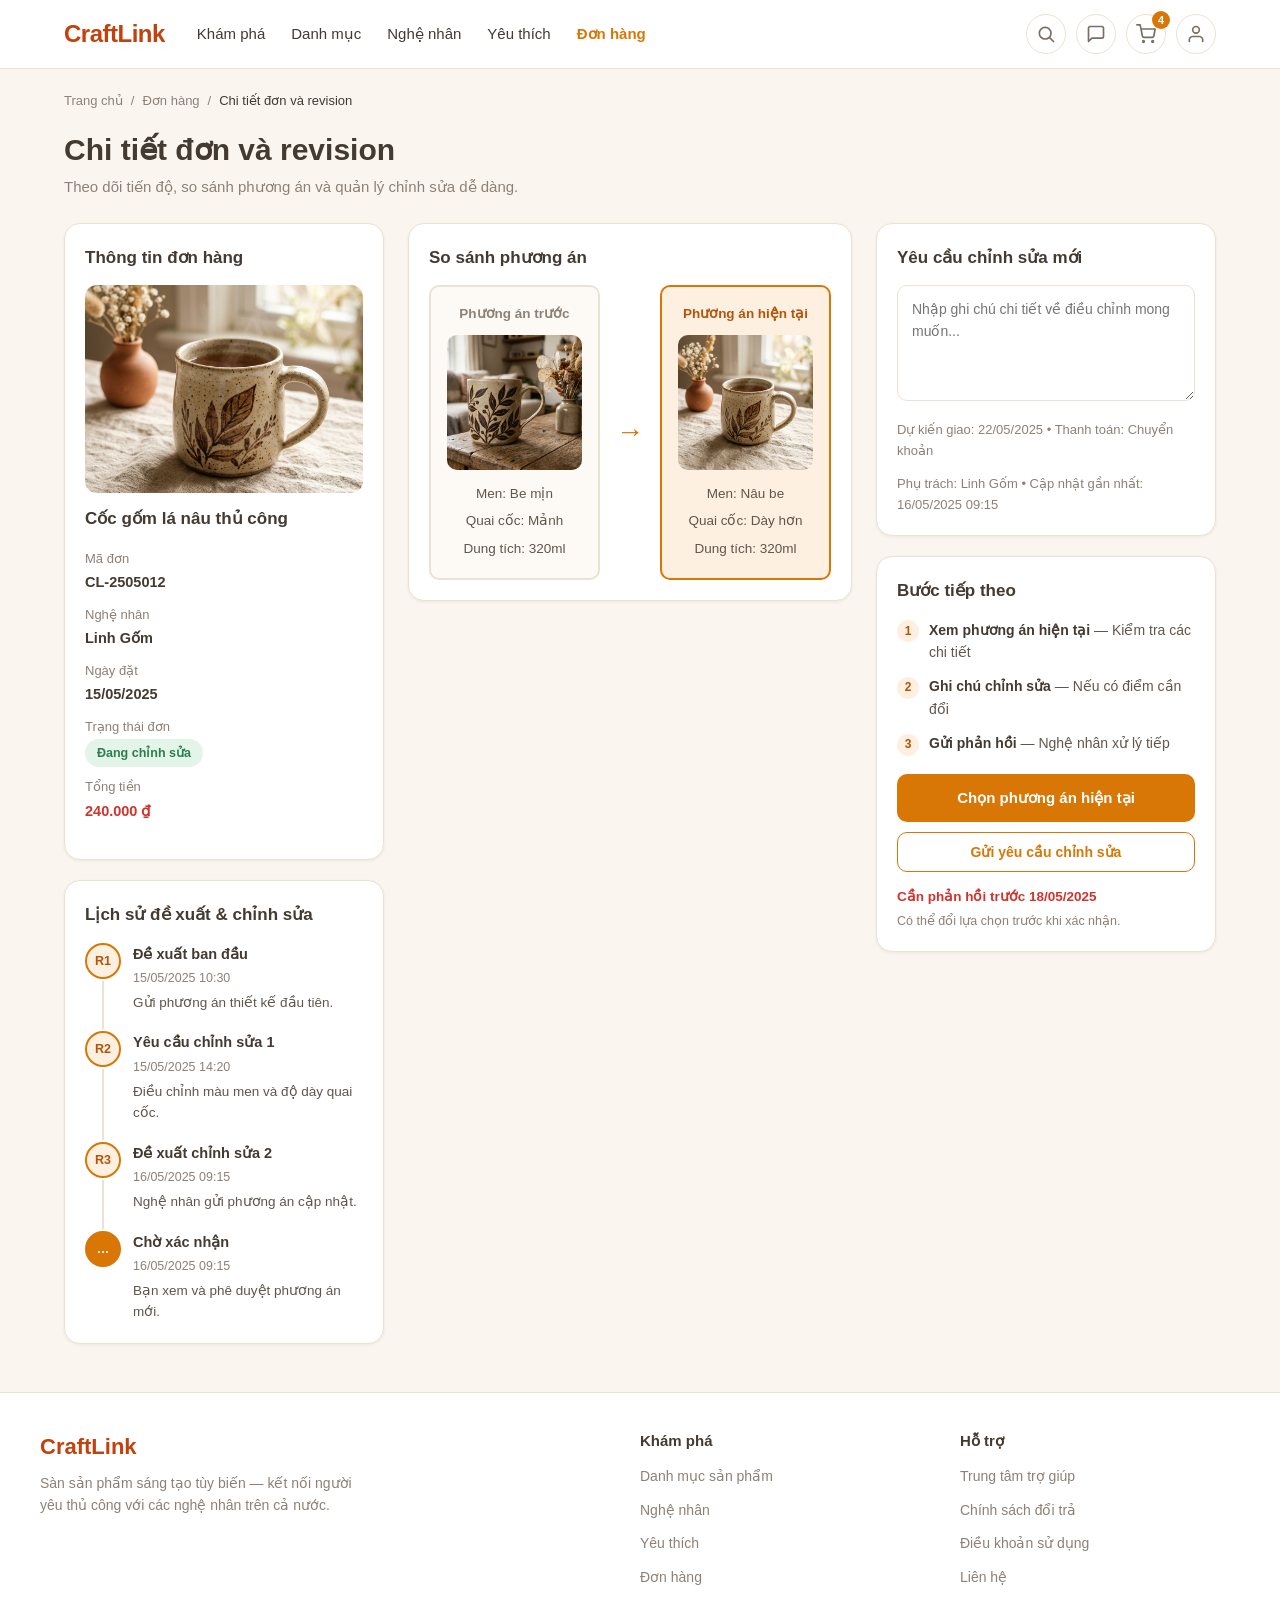
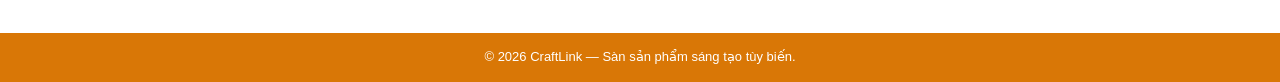
<file: order-details.html>
<!DOCTYPE html>
<html lang="vi">
<head>
  <meta charset="UTF-8">
  <meta name="viewport" content="width=device-width, initial-scale=1.0">
  <title>Chi tiết đơn và revision | CraftLink</title>
  <meta name="description" content="Theo dõi tiến độ đơn hàng đặt làm, so sánh các phương án thiết kế và gửi yêu cầu chỉnh sửa cho nghệ nhân.">
  <link rel="stylesheet" href="css/style.css">
  <link rel="stylesheet" href="css/order-details.css">
</head>
<body>

  <header class="site-header">
    <div class="container header-inner">

      <a href="index.html" class="brand">CraftLink</a>

      <nav class="main-nav" aria-label="Điều hướng chính">
        <ul>
          <li><a href="index.html">Khám phá</a></li>
          <li><a href="index.html">Danh mục</a></li>
          <li><a href="artisan-suggestions.html">Nghệ nhân</a></li>
          <li><a href="favorites.html">Yêu thích</a></li>
          <li><a href="orders.html" class="active" aria-current="page">Đơn hàng</a></li>
        </ul>
      </nav>

      <div class="header-actions">
        <a href="index.html" class="icon-btn" aria-label="Tìm kiếm">
          <svg viewBox="0 0 24 24" fill="none" stroke="currentColor" stroke-width="2" stroke-linecap="round" stroke-linejoin="round" width="20" height="20" aria-hidden="true"><circle cx="11" cy="11" r="7"/><line x1="21" y1="21" x2="16.65" y2="16.65"/></svg>
        </a>
        <button type="button" class="icon-btn" aria-label="Tin nhắn">
          <svg viewBox="0 0 24 24" fill="none" stroke="currentColor" stroke-width="2" stroke-linecap="round" stroke-linejoin="round" width="20" height="20" aria-hidden="true"><path d="M21 15a2 2 0 0 1-2 2H7l-4 4V5a2 2 0 0 1 2-2h14a2 2 0 0 1 2 2z"/></svg>
        </button>
        <a href="cart.html" class="icon-btn" aria-label="Giỏ hàng">
          <svg viewBox="0 0 24 24" fill="none" stroke="currentColor" stroke-width="2" stroke-linecap="round" stroke-linejoin="round" width="20" height="20" aria-hidden="true"><circle cx="9" cy="21" r="1"/><circle cx="20" cy="21" r="1"/><path d="M1 1h4l2.68 13.39a2 2 0 0 0 2 1.61h9.72a2 2 0 0 0 2-1.61L23 6H6"/></svg>
          <span class="cart-count" id="cart-count" hidden></span>
        </a>
        <button type="button" class="icon-btn" aria-label="Tài khoản">
          <svg viewBox="0 0 24 24" fill="none" stroke="currentColor" stroke-width="2" stroke-linecap="round" stroke-linejoin="round" width="20" height="20" aria-hidden="true"><path d="M20 21v-2a4 4 0 0 0-4-4H8a4 4 0 0 0-4 4v2"/><circle cx="12" cy="7" r="4"/></svg>
        </button>
      </div>

    </div>
  </header>

  <main class="container">

    <nav class="breadcrumb" aria-label="Breadcrumb">
      <ol>
        <li><a href="index.html">Trang chủ</a></li>
        <li><a href="orders.html">Đơn hàng</a></li>
        <li><span aria-current="page">Chi tiết đơn và revision</span></li>
      </ol>
    </nav>

    <section class="page-heading" aria-labelledby="page-title">
      <div>
        <h1 id="page-title">Chi tiết đơn và revision</h1>
        <p class="page-subtitle">Theo dõi tiến độ, so sánh phương án và quản lý chỉnh sửa dễ dàng.</p>
      </div>
    </section>

    <div class="order-detail-layout">

      <div class="order-detail-left">

        <section class="panel order-summary-panel" aria-label="Tóm tắt đơn hàng">
          <h2 class="panel-title">Thông tin đơn hàng</h2>
          <img class="order-product-img" src="assets/images/coc-gom-la-nau.png" alt="Cốc gốm lá nâu thủ công">
          <h3 class="order-product-name">Cốc gốm lá nâu thủ công</h3>
          <dl class="info-list order-info-list">
            <dt>Mã đơn</dt>
            <dd>CL-2505012</dd>
            <dt>Nghệ nhân</dt>
            <dd>Linh Gốm</dd>
            <dt>Ngày đặt</dt>
            <dd>15/05/2025</dd>
            <dt>Trạng thái đơn</dt>
            <dd><span class="badge badge-editing">Đang chỉnh sửa</span></dd>
            <dt>Tổng tiền</dt>
            <dd class="order-total">240.000 ₫</dd>
          </dl>
        </section>

        <section class="panel timeline-panel" aria-label="Lịch sử đề xuất và chỉnh sửa">
          <h2 class="panel-title">Lịch sử đề xuất &amp; chỉnh sửa</h2>
          <ol class="timeline" id="revision-timeline">

            <li class="timeline-item done">
              <span class="timeline-marker">R1</span>
              <div class="timeline-content">
                <p class="timeline-title">Đề xuất ban đầu</p>
                <p class="timeline-time">15/05/2025 10:30</p>
                <p class="timeline-text">Gửi phương án thiết kế đầu tiên.</p>
              </div>
            </li>

            <li class="timeline-item done">
              <span class="timeline-marker">R2</span>
              <div class="timeline-content">
                <p class="timeline-title">Yêu cầu chỉnh sửa 1</p>
                <p class="timeline-time">15/05/2025 14:20</p>
                <p class="timeline-text">Điều chỉnh màu men và độ dày quai cốc.</p>
              </div>
            </li>

            <li class="timeline-item done">
              <span class="timeline-marker">R3</span>
              <div class="timeline-content">
                <p class="timeline-title">Đề xuất chỉnh sửa 2</p>
                <p class="timeline-time">16/05/2025 09:15</p>
                <p class="timeline-text">Nghệ nhân gửi phương án cập nhật.</p>
              </div>
            </li>

            <li class="timeline-item active">
              <span class="timeline-marker">…</span>
              <div class="timeline-content">
                <p class="timeline-title">Chờ xác nhận</p>
                <p class="timeline-time">16/05/2025 09:15</p>
                <p class="timeline-text">Bạn xem và phê duyệt phương án mới.</p>
              </div>
            </li>

          </ol>
        </section>

      </div>

      <section class="panel compare-panel" aria-label="So sánh phương án thiết kế">
        <h2 class="panel-title">So sánh phương án</h2>

        <div class="compare-options">

          <div class="compare-option">
            <p class="compare-option-label">Phương án trước</p>
            <img src="assets/images/coc-phuong-an-truoc.png" alt="Cốc gốm phương án trước với men be mịn và quai cốc mảnh">
            <ul class="compare-specs">
              <li>Men: Be mịn</li>
              <li>Quai cốc: Mảnh</li>
              <li>Dung tích: 320ml</li>
            </ul>
          </div>

          <p class="compare-arrow" aria-hidden="true">→</p>

          <div class="compare-option current">
            <p class="compare-option-label">Phương án hiện tại</p>
            <img src="assets/images/coc-gom-la-nau.png" alt="Cốc gốm phương án hiện tại với men nâu be và quai cốc dày hơn">
            <ul class="compare-specs">
              <li>Men: Nâu be</li>
              <li>Quai cốc: Dày hơn</li>
              <li>Dung tích: 320ml</li>
            </ul>
          </div>

        </div>
      </section>

      <div class="order-detail-right">

        <section class="panel revision-panel" aria-label="Gửi yêu cầu chỉnh sửa mới">
          <h2 class="panel-title">Yêu cầu chỉnh sửa mới</h2>
          <label class="visually-hidden" for="revision-note">Nội dung yêu cầu chỉnh sửa</label>
          <textarea id="revision-note" name="revision-note" rows="4" placeholder="Nhập ghi chú chi tiết về điều chỉnh mong muốn..."></textarea>
          <p class="order-meta">Dự kiến giao: 22/05/2025 • Thanh toán: Chuyển khoản</p>
          <p class="order-meta">Phụ trách: Linh Gốm • Cập nhật gần nhất: 16/05/2025 09:15</p>
        </section>

        <section class="panel next-steps-panel" aria-label="Bước tiếp theo">
          <h2 class="panel-title">Bước tiếp theo</h2>
          <ol class="next-steps">
            <li><span class="step-number">1</span><span><strong>Xem phương án hiện tại</strong> — Kiểm tra các chi tiết</span></li>
            <li><span class="step-number">2</span><span><strong>Ghi chú chỉnh sửa</strong> — Nếu có điểm cần đổi</span></li>
            <li><span class="step-number">3</span><span><strong>Gửi phản hồi</strong> — Nghệ nhân xử lý tiếp</span></li>
          </ol>

          <div class="btn-row revision-actions">
            <a href="orders.html" class="btn-primary" id="approve-option-btn">Chọn phương án hiện tại</a>
            <button type="button" class="btn-outline" id="send-revision-btn">Gửi yêu cầu chỉnh sửa</button>
          </div>

          <p class="deadline-note">Cần phản hồi trước 18/05/2025</p>
          <p class="deadline-sub">Có thể đổi lựa chọn trước khi xác nhận.</p>
        </section>

      </div>

    </div>
  </main>

  <footer class="site-footer">
    <div class="container footer-top">
      <div class="footer-brand">
        <p class="footer-logo">CraftLink</p>
        <p class="footer-tagline">Sàn sản phẩm sáng tạo tùy biến — kết nối người yêu thủ công với các nghệ nhân trên cả nước.</p>
      </div>

      <nav class="footer-nav" aria-label="Liên kết chân trang — Khám phá">
        <h2>Khám phá</h2>
        <ul>
          <li><a href="index.html">Danh mục sản phẩm</a></li>
          <li><a href="artisan-suggestions.html">Nghệ nhân</a></li>
          <li><a href="favorites.html">Yêu thích</a></li>
          <li><a href="orders.html">Đơn hàng</a></li>
        </ul>
      </nav>

      <nav class="footer-nav" aria-label="Liên kết chân trang — Hỗ trợ">
        <h2>Hỗ trợ</h2>
        <ul>
          <li><a href="#">Trung tâm trợ giúp</a></li>
          <li><a href="#">Chính sách đổi trả</a></li>
          <li><a href="#">Điều khoản sử dụng</a></li>
          <li><a href="#">Liên hệ</a></li>
        </ul>
      </nav>
    </div>

    <div class="footer-bottom">
      <div class="container">
        <p>© 2026 CraftLink — Sàn sản phẩm sáng tạo tùy biến.</p>
      </div>
    </div>
  </footer>

  <script src="js/data.js"></script>
  <script src="js/main.js"></script>

</body>
</html>
</file>
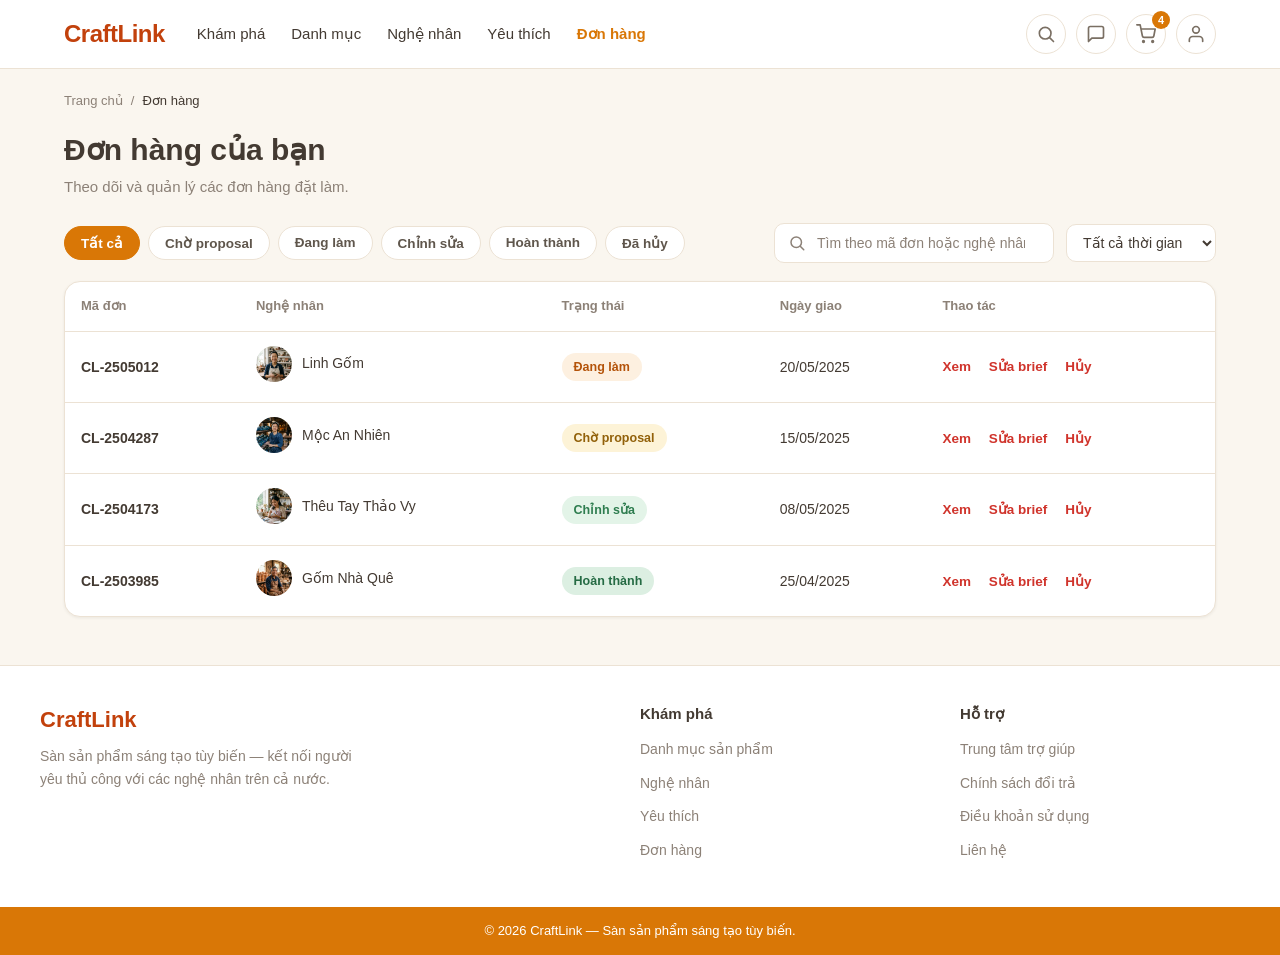
<file: orders.html>
<!DOCTYPE html>
<html lang="vi">
<head>
  <meta charset="UTF-8">
  <meta name="viewport" content="width=device-width, initial-scale=1.0">
  <title>Đơn hàng của bạn | CraftLink</title>
  <meta name="description" content="Theo dõi và quản lý các đơn hàng đặt làm cùng nghệ nhân trên CraftLink.">
  <link rel="stylesheet" href="css/style.css">
  <link rel="stylesheet" href="css/orders.css">
</head>
<body>

  <header class="site-header">
    <div class="container header-inner">

      <a href="index.html" class="brand">CraftLink</a>

      <nav class="main-nav" aria-label="Điều hướng chính">
        <ul>
          <li><a href="index.html">Khám phá</a></li>
          <li><a href="index.html">Danh mục</a></li>
          <li><a href="artisan-suggestions.html">Nghệ nhân</a></li>
          <li><a href="favorites.html">Yêu thích</a></li>
          <li><a href="orders.html" class="active" aria-current="page">Đơn hàng</a></li>
        </ul>
      </nav>

      <div class="header-actions">
        <a href="index.html" class="icon-btn" aria-label="Tìm kiếm">
          <svg viewBox="0 0 24 24" fill="none" stroke="currentColor" stroke-width="2" stroke-linecap="round" stroke-linejoin="round" width="20" height="20" aria-hidden="true"><circle cx="11" cy="11" r="7"/><line x1="21" y1="21" x2="16.65" y2="16.65"/></svg>
        </a>
        <button type="button" class="icon-btn" aria-label="Tin nhắn">
          <svg viewBox="0 0 24 24" fill="none" stroke="currentColor" stroke-width="2" stroke-linecap="round" stroke-linejoin="round" width="20" height="20" aria-hidden="true"><path d="M21 15a2 2 0 0 1-2 2H7l-4 4V5a2 2 0 0 1 2-2h14a2 2 0 0 1 2 2z"/></svg>
        </button>
        <a href="cart.html" class="icon-btn" aria-label="Giỏ hàng">
          <svg viewBox="0 0 24 24" fill="none" stroke="currentColor" stroke-width="2" stroke-linecap="round" stroke-linejoin="round" width="20" height="20" aria-hidden="true"><circle cx="9" cy="21" r="1"/><circle cx="20" cy="21" r="1"/><path d="M1 1h4l2.68 13.39a2 2 0 0 0 2 1.61h9.72a2 2 0 0 0 2-1.61L23 6H6"/></svg>
          <span class="cart-count" id="cart-count" hidden></span>
        </a>
        <button type="button" class="icon-btn" aria-label="Tài khoản">
          <svg viewBox="0 0 24 24" fill="none" stroke="currentColor" stroke-width="2" stroke-linecap="round" stroke-linejoin="round" width="20" height="20" aria-hidden="true"><path d="M20 21v-2a4 4 0 0 0-4-4H8a4 4 0 0 0-4 4v2"/><circle cx="12" cy="7" r="4"/></svg>
        </button>
      </div>

    </div>
  </header>

  <main class="container">

    <nav class="breadcrumb" aria-label="Breadcrumb">
      <ol>
        <li><a href="index.html">Trang chủ</a></li>
        <li><span aria-current="page">Đơn hàng</span></li>
      </ol>
    </nav>

    <section class="page-heading" aria-labelledby="page-title">
      <div>
        <h1 id="page-title">Đơn hàng của bạn</h1>
        <p class="page-subtitle">Theo dõi và quản lý các đơn hàng đặt làm.</p>
      </div>
    </section>

    <section class="orders-toolbar" aria-label="Bộ lọc và tìm kiếm đơn hàng">

      <div class="order-tabs" id="order-tabs">
        <button type="button" class="tab-btn active" data-status="all">Tất cả</button>
        <button type="button" class="tab-btn" data-status="waiting">Chờ proposal</button>
        <button type="button" class="tab-btn" data-status="progress">Đang làm</button>
        <button type="button" class="tab-btn" data-status="editing">Chỉnh sửa</button>
        <button type="button" class="tab-btn" data-status="done">Hoàn thành</button>
        <button type="button" class="tab-btn" data-status="cancelled">Đã hủy</button>
      </div>

      <div class="orders-tools">
        <form class="search-form order-search" role="search">
          <label class="visually-hidden" for="order-search">Tìm theo mã đơn hoặc nghệ nhân</label>
          <svg class="search-icon" viewBox="0 0 24 24" fill="none" stroke="currentColor" stroke-width="2" stroke-linecap="round" stroke-linejoin="round" width="18" height="18" aria-hidden="true"><circle cx="11" cy="11" r="7"/><line x1="21" y1="21" x2="16.65" y2="16.65"/></svg>
          <input type="search" id="order-search" name="order-search" placeholder="Tìm theo mã đơn hoặc nghệ nhân">
        </form>
        <label class="visually-hidden" for="order-time-filter">Lọc theo thời gian</label>
        <select id="order-time-filter" name="time">
          <option value="all" selected>Tất cả thời gian</option>
          <option value="last-7-days">7 ngày qua</option>
          <option value="last-30-days">30 ngày qua</option>
        </select>
      </div>

    </section>

    <section aria-label="Danh sách đơn hàng">
      <h2 class="visually-hidden">Danh sách đơn hàng</h2>

      <div class="table-scroll">
        <table class="orders-table">
          <thead>
            <tr>
              <th scope="col">Mã đơn</th>
              <th scope="col">Nghệ nhân</th>
              <th scope="col">Trạng thái</th>
              <th scope="col">Ngày giao</th>
              <th scope="col">Thao tác</th>
            </tr>
          </thead>
          <tbody id="orders-table-body">

            <tr data-status="progress" data-date="2025-05-20">
              <td class="order-code">CL-2505012</td>
              <td>
                <span class="order-artisan">
                  <img class="avatar avatar-sm" src="assets/images/linh-gom.png" alt="">
                  <span>Linh Gốm</span>
                </span>
              </td>
              <td><span class="badge badge-progress">Đang làm</span></td>
              <td>20/05/2025</td>
              <td class="order-actions">
                <a href="order-details.html" class="link-action">Xem</a>
                <a href="customize.html" class="link-action">Sửa brief</a>
                <button type="button" class="link-action btn-cancel-order" id="cancel-order-1">Hủy</button>
              </td>
            </tr>

            <tr data-status="waiting" data-date="2025-05-15">
              <td class="order-code">CL-2504287</td>
              <td>
                <span class="order-artisan">
                  <img class="avatar avatar-sm" src="assets/images/moc-an-nhien.png" alt="">
                  <span>Mộc An Nhiên</span>
                </span>
              </td>
              <td><span class="badge badge-waiting">Chờ proposal</span></td>
              <td>15/05/2025</td>
              <td class="order-actions">
                <a href="order-details.html" class="link-action">Xem</a>
                <a href="customize.html" class="link-action">Sửa brief</a>
                <button type="button" class="link-action btn-cancel-order" id="cancel-order-2">Hủy</button>
              </td>
            </tr>

            <tr data-status="editing" data-date="2025-05-08">
              <td class="order-code">CL-2504173</td>
              <td>
                <span class="order-artisan">
                  <img class="avatar avatar-sm" src="assets/images/thao-vy.png" alt="">
                  <span>Thêu Tay Thảo Vy</span>
                </span>
              </td>
              <td><span class="badge badge-editing">Chỉnh sửa</span></td>
              <td>08/05/2025</td>
              <td class="order-actions">
                <a href="order-details.html" class="link-action">Xem</a>
                <a href="customize.html" class="link-action">Sửa brief</a>
                <button type="button" class="link-action btn-cancel-order" id="cancel-order-3">Hủy</button>
              </td>
            </tr>

            <tr data-status="done" data-date="2025-04-25">
              <td class="order-code">CL-2503985</td>
              <td>
                <span class="order-artisan">
                  <img class="avatar avatar-sm" src="assets/images/gom-nha-que.png" alt="">
                  <span>Gốm Nhà Quê</span>
                </span>
              </td>
              <td><span class="badge badge-done">Hoàn thành</span></td>
              <td>25/04/2025</td>
              <td class="order-actions">
                <a href="order-details.html" class="link-action">Xem</a>
                <a href="customize.html" class="link-action">Sửa brief</a>
                <button type="button" class="link-action btn-cancel-order" id="cancel-order-4">Hủy</button>
              </td>
            </tr>

          </tbody>
        </table>
      </div>

      <div class="empty-state orders-empty" id="orders-empty" hidden>
        <p class="empty-state-title">Không có đơn hàng phù hợp</p>
        <p class="empty-state-text">Hãy thử đổi tab trạng thái hoặc từ khóa tìm kiếm.</p>
      </div>
    </section>

  </main>

  <footer class="site-footer">
    <div class="container footer-top">
      <div class="footer-brand">
        <p class="footer-logo">CraftLink</p>
        <p class="footer-tagline">Sàn sản phẩm sáng tạo tùy biến — kết nối người yêu thủ công với các nghệ nhân trên cả nước.</p>
      </div>

      <nav class="footer-nav" aria-label="Liên kết chân trang — Khám phá">
        <h2>Khám phá</h2>
        <ul>
          <li><a href="index.html">Danh mục sản phẩm</a></li>
          <li><a href="artisan-suggestions.html">Nghệ nhân</a></li>
          <li><a href="favorites.html">Yêu thích</a></li>
          <li><a href="orders.html">Đơn hàng</a></li>
        </ul>
      </nav>

      <nav class="footer-nav" aria-label="Liên kết chân trang — Hỗ trợ">
        <h2>Hỗ trợ</h2>
        <ul>
          <li><a href="#">Trung tâm trợ giúp</a></li>
          <li><a href="#">Chính sách đổi trả</a></li>
          <li><a href="#">Điều khoản sử dụng</a></li>
          <li><a href="#">Liên hệ</a></li>
        </ul>
      </nav>
    </div>

    <div class="footer-bottom">
      <div class="container">
        <p>© 2026 CraftLink — Sàn sản phẩm sáng tạo tùy biến.</p>
      </div>
    </div>
  </footer>

  <script src="js/data.js"></script>
  <script src="js/main.js"></script>

</body>
</html>
</file>
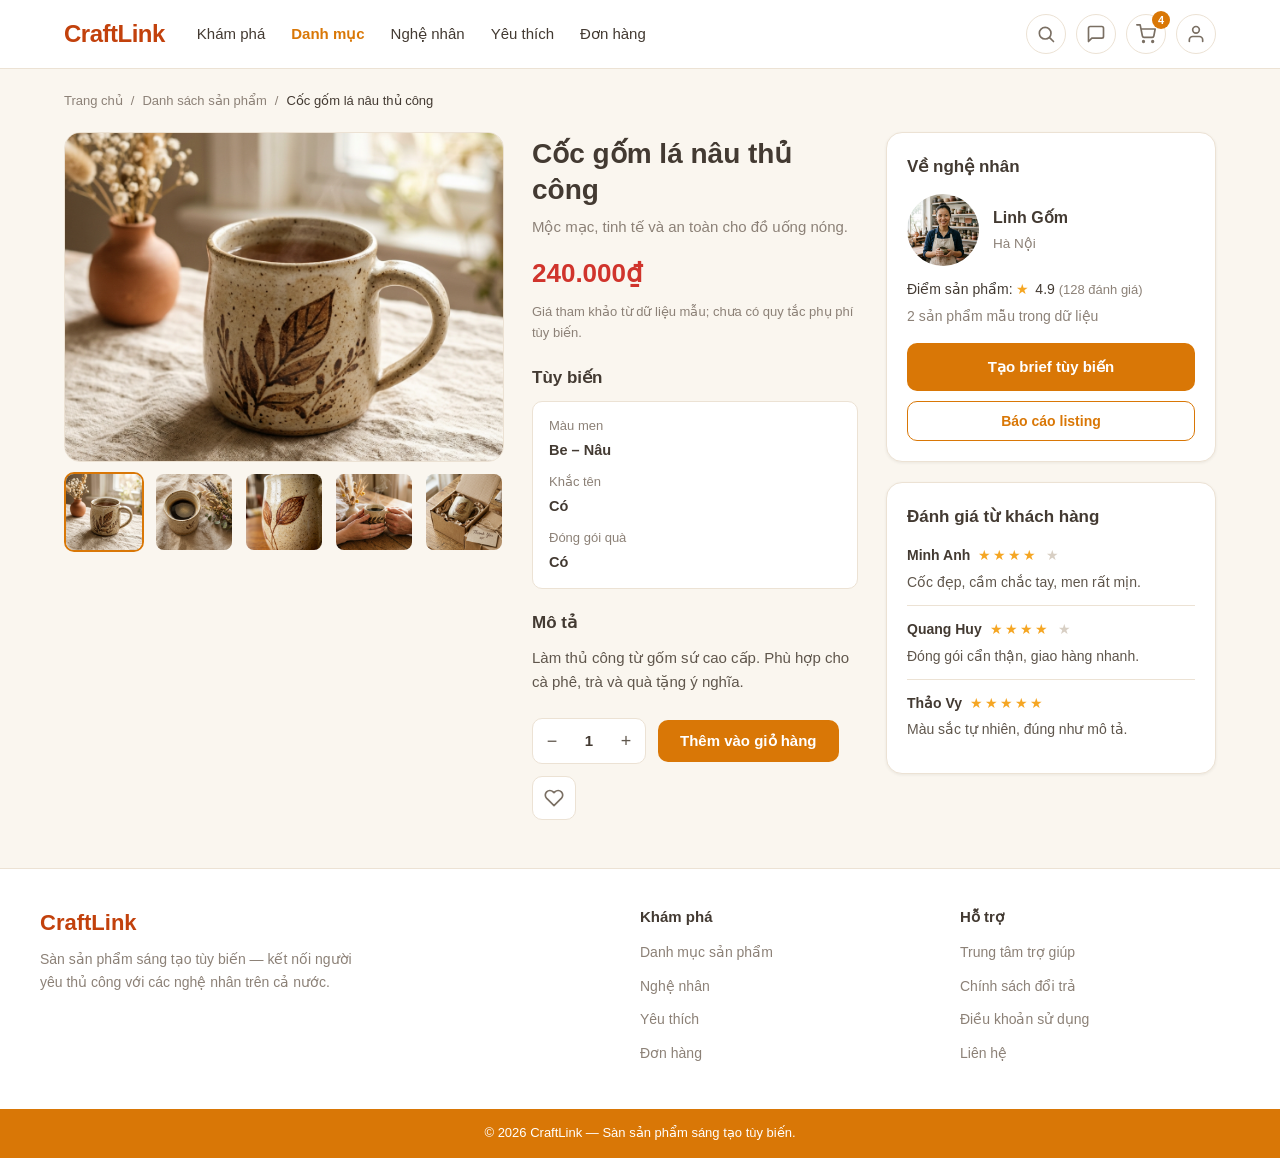
<file: product-detail.html>
<!DOCTYPE html>
<html lang="vi">
<head>
  <meta charset="UTF-8">
  <meta name="viewport" content="width=device-width, initial-scale=1.0">
  <title>Cốc gốm lá nâu thủ công | CraftLink</title>
  <meta name="description" content="Cốc gốm lá nâu thủ công bởi nghệ nhân Linh Gốm — mộc mạc, tinh tế và an toàn cho đồ uống nóng.">
  <link rel="stylesheet" href="css/style.css">
  <link rel="stylesheet" href="css/product-detail.css">
</head>
<body>

  <header class="site-header">
    <div class="container header-inner">

      <a href="index.html" class="brand">CraftLink</a>

      <nav class="main-nav" aria-label="Điều hướng chính">
        <ul>
          <li><a href="index.html">Khám phá</a></li>
          <li><a href="index.html" class="active" aria-current="page">Danh mục</a></li>
          <li><a href="artisan-suggestions.html">Nghệ nhân</a></li>
          <li><a href="favorites.html">Yêu thích</a></li>
          <li><a href="orders.html">Đơn hàng</a></li>
        </ul>
      </nav>

      <div class="header-actions">
        <a href="index.html" class="icon-btn" aria-label="Tìm kiếm">
          <svg viewBox="0 0 24 24" fill="none" stroke="currentColor" stroke-width="2" stroke-linecap="round" stroke-linejoin="round" width="20" height="20" aria-hidden="true"><circle cx="11" cy="11" r="7"/><line x1="21" y1="21" x2="16.65" y2="16.65"/></svg>
        </a>
        <button type="button" class="icon-btn" aria-label="Tin nhắn">
          <svg viewBox="0 0 24 24" fill="none" stroke="currentColor" stroke-width="2" stroke-linecap="round" stroke-linejoin="round" width="20" height="20" aria-hidden="true"><path d="M21 15a2 2 0 0 1-2 2H7l-4 4V5a2 2 0 0 1 2-2h14a2 2 0 0 1 2 2z"/></svg>
        </button>
        <a href="cart.html" class="icon-btn" aria-label="Giỏ hàng">
          <svg viewBox="0 0 24 24" fill="none" stroke="currentColor" stroke-width="2" stroke-linecap="round" stroke-linejoin="round" width="20" height="20" aria-hidden="true"><circle cx="9" cy="21" r="1"/><circle cx="20" cy="21" r="1"/><path d="M1 1h4l2.68 13.39a2 2 0 0 0 2 1.61h9.72a2 2 0 0 0 2-1.61L23 6H6"/></svg>
          <span class="cart-count" id="cart-count" hidden></span>
        </a>
        <button type="button" class="icon-btn" aria-label="Tài khoản">
          <svg viewBox="0 0 24 24" fill="none" stroke="currentColor" stroke-width="2" stroke-linecap="round" stroke-linejoin="round" width="20" height="20" aria-hidden="true"><path d="M20 21v-2a4 4 0 0 0-4-4H8a4 4 0 0 0-4 4v2"/><circle cx="12" cy="7" r="4"/></svg>
        </button>
      </div>

    </div>
  </header>

  <main class="container">

    <nav class="breadcrumb" aria-label="Breadcrumb">
      <ol>
        <li><a href="index.html">Trang chủ</a></li>
        <li><a href="index.html">Danh sách sản phẩm</a></li>
        <li><span id="product-breadcrumb-name" aria-current="page">Cốc gốm lá nâu thủ công</span></li>
      </ol>
    </nav>

    <div class="product-detail">

      <section class="product-gallery" aria-label="Hình ảnh sản phẩm">
        <p class="gallery-main">
          <img id="gallery-main-img" src="assets/images/coc-gom-la-nau.png" alt="Cốc gốm lá nâu thủ công đặt trên khăn vải cùng hoa khô">
        </p>
        <ul class="gallery-thumbs" id="gallery-thumbs">
          <li>
            <button type="button" class="thumb-btn active" aria-label="Xem ảnh 1">
              <img src="assets/images/coc-gom-la-nau.png" alt="">
            </button>
          </li>
          <li>
            <button type="button" class="thumb-btn" aria-label="Xem ảnh 2">
              <img src="assets/images/coc-gom-la-nau-2.png" alt="">
            </button>
          </li>
          <li>
            <button type="button" class="thumb-btn" aria-label="Xem ảnh 3">
              <img src="assets/images/coc-gom-la-nau-3.png" alt="">
            </button>
          </li>
          <li>
            <button type="button" class="thumb-btn" aria-label="Xem ảnh 4">
              <img src="assets/images/coc-gom-la-nau-4.png" alt="">
            </button>
          </li>
          <li>
            <button type="button" class="thumb-btn" aria-label="Xem ảnh 5">
              <img src="assets/images/coc-gom-la-nau-5.png" alt="">
            </button>
          </li>
        </ul>
      </section>

      <section class="product-info" aria-label="Thông tin sản phẩm">
        <h1 id="product-title">Cốc gốm lá nâu thủ công</h1>
        <p class="product-subtitle" id="product-subtitle">Mộc mạc, tinh tế và an toàn cho đồ uống nóng.</p>
        <p class="product-price-lg" id="product-price">240.000₫</p>
        <p class="product-price-note">Giá tham khảo từ dữ liệu mẫu; chưa có quy tắc phụ phí tùy biến.</p>

        <section class="product-specs">
          <h2>Tùy biến</h2>
          <dl class="info-list" id="product-specs-list">
            <dt>Màu men</dt>
            <dd>Be – Nâu</dd>
            <dt>Khắc tên</dt>
            <dd>Có</dd>
            <dt>Đóng gói quà</dt>
            <dd>Có</dd>
          </dl>
        </section>

        <section class="product-description">
          <h2>Mô tả</h2>
          <p id="product-description-text">Làm thủ công từ gốm sứ cao cấp. Phù hợp cho cà phê, trà và quà tặng ý nghĩa.</p>
        </section>

        <div class="product-actions">
          <div class="quantity-stepper" id="quantity-stepper">
            <button type="button" class="qty-btn" id="qty-decrease" aria-label="Giảm số lượng">−</button>
            <span class="qty-value" id="qty-value">1</span>
            <button type="button" class="qty-btn" id="qty-increase" aria-label="Tăng số lượng">+</button>
          </div>
          <button type="button" class="btn-primary" id="add-to-cart-btn">Thêm vào giỏ hàng</button>
          <button type="button" class="btn-favorite" id="favorite-btn" aria-label="Thêm vào yêu thích" aria-pressed="false">
            <svg viewBox="0 0 24 24" fill="none" stroke="currentColor" stroke-width="2" stroke-linecap="round" stroke-linejoin="round" width="20" height="20" aria-hidden="true"><path d="M20.84 4.61a5.5 5.5 0 0 0-7.78 0L12 5.67l-1.06-1.06a5.5 5.5 0 0 0-7.78 7.78l1.06 1.06L12 21.23l7.78-7.78 1.06-1.06a5.5 5.5 0 0 0 0-7.78z"/></svg>
          </button>
        </div>
      </section>

      <aside class="product-side">

        <section class="panel artisan-panel">
          <h2 class="panel-title">Về nghệ nhân</h2>
          <div class="artisan-head">
            <img class="avatar avatar-lg" id="detail-artisan-avatar" src="assets/images/linh-gom.png" alt="Nghệ nhân Linh Gốm">
            <span class="avatar avatar-lg artisan-initial" id="detail-artisan-initial" hidden aria-hidden="true"></span>
            <div>
              <p class="artisan-name" id="detail-artisan-name">Linh Gốm</p>
              <p class="artisan-location" id="detail-artisan-location">Hà Nội</p>
            </div>
          </div>
          <p class="artisan-stats">Điểm sản phẩm: <span class="stars" aria-hidden="true">★</span>
            <span id="detail-product-rating">4.9</span>
            <span class="rating-count" id="detail-product-review-count">(128 đánh giá)</span>
          </p>
          <p class="artisan-products" id="detail-artisan-product-count">2 sản phẩm mẫu trong dữ liệu</p>
          <div class="btn-row artisan-actions">
            <a href="customize.html" class="btn-primary" id="detail-brief-link">Tạo brief tùy biến</a>
            <button type="button" class="btn-outline" id="report-listing-btn">Báo cáo listing</button>
          </div>
        </section>

        <section class="panel reviews-panel">
          <h2 class="panel-title">Đánh giá từ khách hàng</h2>
          <ul class="review-list" id="product-review-list">
            <li class="review-item">
              <p class="review-head">
                <strong>Minh Anh</strong>
                <span class="stars" aria-hidden="true">★★★★</span><span class="stars-empty" aria-hidden="true">★</span>
                <span class="visually-hidden">4 trên 5 sao</span>
              </p>
              <p class="review-text">Cốc đẹp, cầm chắc tay, men rất mịn.</p>
            </li>
            <li class="review-item">
              <p class="review-head">
                <strong>Quang Huy</strong>
                <span class="stars" aria-hidden="true">★★★★</span><span class="stars-empty" aria-hidden="true">★</span>
                <span class="visually-hidden">4 trên 5 sao</span>
              </p>
              <p class="review-text">Đóng gói cẩn thận, giao hàng nhanh.</p>
            </li>
            <li class="review-item">
              <p class="review-head">
                <strong>Thảo Vy</strong>
                <span class="stars" aria-hidden="true">★★★★★</span>
                <span class="visually-hidden">5 trên 5 sao</span>
              </p>
              <p class="review-text">Màu sắc tự nhiên, đúng như mô tả.</p>
            </li>
          </ul>
          <p class="form-note" id="product-reviews-note" hidden></p>
        </section>

      </aside>

    </div>
  </main>

  <footer class="site-footer">
    <div class="container footer-top">
      <div class="footer-brand">
        <p class="footer-logo">CraftLink</p>
        <p class="footer-tagline">Sàn sản phẩm sáng tạo tùy biến — kết nối người yêu thủ công với các nghệ nhân trên cả nước.</p>
      </div>

      <nav class="footer-nav" aria-label="Liên kết chân trang — Khám phá">
        <h2>Khám phá</h2>
        <ul>
          <li><a href="index.html">Danh mục sản phẩm</a></li>
          <li><a href="artisan-suggestions.html">Nghệ nhân</a></li>
          <li><a href="favorites.html">Yêu thích</a></li>
          <li><a href="orders.html">Đơn hàng</a></li>
        </ul>
      </nav>

      <nav class="footer-nav" aria-label="Liên kết chân trang — Hỗ trợ">
        <h2>Hỗ trợ</h2>
        <ul>
          <li><a href="#">Trung tâm trợ giúp</a></li>
          <li><a href="#">Chính sách đổi trả</a></li>
          <li><a href="#">Điều khoản sử dụng</a></li>
          <li><a href="#">Liên hệ</a></li>
        </ul>
      </nav>
    </div>

    <div class="footer-bottom">
      <div class="container">
        <p>© 2026 CraftLink — Sàn sản phẩm sáng tạo tùy biến.</p>
      </div>
    </div>
  </footer>

  <script src="js/data.js"></script>
  <script src="js/main.js"></script>

</body>
</html>
</file>
<file: css/style.css>
/* ==========================================================================
   CraftLink — Trang Danh sách sản phẩm (giao diện người mua)
   Bảng màu và các giá trị dùng chung theo thiết kế Canva
   ========================================================================== */

:root {
  /* Màu sắc chính */
  --color-bg: #faf6ef;             /* nền kem của trang */
  --color-surface: #ffffff;        /* nền trắng cho thẻ, header, footer */
  --color-primary: #d97706;        /* cam terracotta — nút chính, trạng thái active */
  --color-primary-dark: #b45309;   /* cam đậm — khi hover nút chính */
  --color-primary-light: #fdf0e0;  /* cam rất nhạt — nền hover của icon */
  --color-brand: #c2410c;          /* màu cam đỏ của logo CraftLink */
  --color-price: #d0342c;          /* màu đỏ của giá sản phẩm */
  --color-star: #f5a623;           /* màu vàng của sao đánh giá */
  --color-success: #2e9e5b;        /* xanh lá — nút Chấp nhận, trạng thái hoàn tất */
  --color-success-dark: #268349;   /* xanh đậm — khi hover nút Chấp nhận */
  --color-success-light: #e3f4e8;  /* nền xanh rất nhạt — tag kỹ năng, badge hoàn thành */
  --color-text: #433a32;           /* nâu đậm — màu chữ chính */
  --color-text-muted: #8c8177;     /* xám nâu — màu chữ phụ */
  --color-border: #ece2d4;         /* màu viền nhạt */

  /* Bóng đổ và bo góc */
  --shadow-card: 0 1px 3px rgba(67, 58, 50, 0.08);
  --shadow-card-hover: 0 10px 24px rgba(67, 58, 50, 0.16);
  --radius-card: 16px;
  --radius-btn: 10px;
}


/* ==========================================================================
   Reset và kiểu chữ cơ bản
   ========================================================================== */

* {
  box-sizing: border-box;
}

body {
  margin: 0;
  font-family: "Segoe UI", "Helvetica Neue", Arial, sans-serif;
  font-size: 16px;
  line-height: 1.6;
  color: var(--color-text);
  background-color: var(--color-bg);
}

img {
  display: block;
  max-width: 100%;
}

ul, ol {
  margin: 0;
  padding: 0;
  list-style: none;
}

fieldset {
  margin: 0;
  padding: 0;
  border: none;
}

legend {
  padding: 0;
}

button, input, select, textarea {
  font-family: inherit;
  font-size: inherit;
  color: inherit;
}

a {
  color: inherit;
  text-decoration: none;
}

:focus-visible {
  outline: 2px solid var(--color-primary);
  outline-offset: 2px;
}


/* ==========================================================================
   Lớp tiện ích
   ========================================================================== */

.container {
  max-width: 1200px;
  margin: 0 auto;
  padding: 0 24px;
}

/* Ẩn chữ khỏi mắt nhưng máy đọc màn hình vẫn đọc được (dùng cho label, heading hỗ trợ) */
.visually-hidden {
  position: absolute;
  width: 1px;
  height: 1px;
  margin: -1px;
  padding: 0;
  border: 0;
  overflow: hidden;
  clip: rect(0 0 0 0);
  white-space: nowrap;
}


/* ==========================================================================
   Header
   ========================================================================== */

.site-header {
  background-color: var(--color-surface);
  border-bottom: 1px solid var(--color-border);
}

.header-inner {
  display: flex;
  align-items: center;
  flex-wrap: wrap;
  gap: 14px 32px;
  min-height: 68px;
}

.brand {
  font-size: 24px;
  font-weight: 700;
  color: var(--color-brand);
  letter-spacing: -0.5px;
}

.main-nav ul {
  display: flex;
  gap: 26px;
}

.main-nav a {
  padding: 6px 0;
  font-size: 15px;
  transition: color 0.2s;
}

.main-nav a:hover {
  color: var(--color-primary);
}

.main-nav a.active {
  color: var(--color-primary);
  font-weight: 600;
}

.header-actions {
  display: flex;
  gap: 10px;
  margin-left: auto;
}

.icon-btn {
  position: relative; /* mốc định vị cho badge số lượng giỏ hàng */
  display: inline-flex;
  align-items: center;
  justify-content: center;
  width: 40px;
  height: 40px;
  border: 1px solid var(--color-border);
  border-radius: 50%;
  background-color: var(--color-surface);
  color: #7a6f63;
  cursor: pointer;
  transition: background-color 0.2s, border-color 0.2s, color 0.2s;
}

.icon-btn:hover {
  background-color: var(--color-primary-light);
  border-color: var(--color-primary);
  color: var(--color-primary);
}


/* ==========================================================================
   Breadcrumb + tiêu đề trang + ô tìm kiếm
   ========================================================================== */

.breadcrumb {
  margin-top: 22px;
}

.breadcrumb ol {
  display: flex;
  gap: 8px;
  font-size: 13px;
  color: var(--color-text-muted);
}

.breadcrumb li + li::before {
  content: "/";
  margin-right: 8px;
}

.breadcrumb a:hover {
  color: var(--color-primary);
}

.breadcrumb [aria-current] {
  color: var(--color-text);
}

.page-heading {
  display: flex;
  align-items: flex-end;
  justify-content: space-between;
  gap: 24px;
  margin: 18px 0 24px;
}

.page-heading h1 {
  margin: 0;
  font-size: 30px;
  line-height: 1.3;
}

.page-subtitle {
  margin: 6px 0 0;
  font-size: 15px;
  color: var(--color-text-muted);
}

.search-form {
  position: relative;
  width: 340px;
  flex-shrink: 0;
}

.search-form .search-icon {
  position: absolute;
  top: 50%;
  left: 14px;
  transform: translateY(-50%);
  color: var(--color-text-muted);
  pointer-events: none;
}

.search-form input {
  width: 100%;
  padding: 11px 14px 11px 42px;
  border: 1px solid var(--color-border);
  border-radius: var(--radius-btn);
  background-color: var(--color-surface);
  font-size: 14px;
}

.search-form input::placeholder {
  color: var(--color-text-muted);
}


/* ==========================================================================
   Bố cục chính: sidebar bộ lọc + khu vực danh sách sản phẩm
   ========================================================================== */

.catalog {
  display: grid;
  grid-template-columns: 260px 1fr;
  gap: 28px;
  align-items: start;
}


/* ---------- Sidebar bộ lọc ---------- */

.filters {
  position: sticky;
  top: 20px;
  padding: 20px;
  background-color: var(--color-surface);
  border: 1px solid var(--color-border);
  border-radius: var(--radius-card);
  box-shadow: var(--shadow-card);
}

.filters-head {
  display: flex;
  align-items: center;
  justify-content: space-between;
  gap: 10px;
  margin-bottom: 14px;
}

.filters-title {
  margin: 0;
  font-size: 17px;
}

.filters-head .link-action {
  font-size: 13.5px;
}

.filter-group {
  padding: 16px 0;
  border-top: 1px solid var(--color-border);
}

.filter-group:first-of-type {
  padding-top: 0;
  border-top: none;
}

.filter-group legend {
  margin-bottom: 10px;
  font-size: 15px;
  font-weight: 600;
}

.filter-list li {
  margin-bottom: 10px;
}

.filter-list li:last-child {
  margin-bottom: 0;
}

.filter-list input {
  width: 16px;
  height: 16px;
  margin-right: 10px;
  accent-color: var(--color-primary);
  vertical-align: middle;
  cursor: pointer;
}

.filter-list label {
  font-size: 14px;
  color: #5f564c;
  cursor: pointer;
  transition: color 0.2s;
}

.filter-list label:hover {
  color: var(--color-primary);
}

.filter-list input:checked + label {
  color: var(--color-primary);
  font-weight: 600;
}

.price-range {
  width: 100%;
  margin: 6px 0 2px;
  accent-color: var(--color-primary);
  cursor: pointer;
}

.price-scale {
  display: flex;
  justify-content: space-between;
  font-size: 13px;
  color: var(--color-text-muted);
}

.price-scale .price-max {
  color: var(--color-primary);
  font-weight: 600;
}


/* ---------- Thanh trạng thái + sắp xếp ---------- */

.catalog-toolbar {
  display: flex;
  align-items: center;
  justify-content: space-between;
  gap: 16px;
  margin-bottom: 18px;
}

.filter-status {
  margin: 0;
  font-size: 14px;
}

.filter-status strong {
  color: var(--color-primary);
  font-weight: 600;
}

.result-count {
  margin: 2px 0 0;
  font-size: 13px;
  color: var(--color-text-muted);
}

.catalog-sort {
  display: flex;
  align-items: center;
  gap: 10px;
}

.catalog-sort label {
  font-size: 14px;
  color: var(--color-text-muted);
}

.catalog-sort select {
  min-width: 160px;
  padding: 9px 12px;
  border: 1px solid var(--color-border);
  border-radius: var(--radius-btn);
  background-color: var(--color-surface);
  font-size: 14px;
  cursor: pointer;
}

input:focus,
select:focus,
textarea:focus {
  border-color: var(--color-primary);
  outline: none;
  box-shadow: 0 0 0 3px rgba(217, 119, 6, 0.15);
}


/* ==========================================================================
   Lưới sản phẩm và thẻ sản phẩm
   ========================================================================== */

.product-grid {
  display: grid;
  grid-template-columns: repeat(4, 1fr);
  gap: 20px;
}

.product-card {
  display: flex;
  flex-direction: column;
  overflow: hidden;
  background-color: var(--color-surface);
  border: 1px solid var(--color-border);
  border-radius: var(--radius-card);
  box-shadow: var(--shadow-card);
  transition: transform 0.2s, box-shadow 0.2s;
}

.product-card:hover {
  transform: translateY(-3px);
  box-shadow: var(--shadow-card-hover);
}

.product-card article {
  display: flex;
  flex-direction: column;
  flex: 1;
}

.product-media {
  display: block;
  overflow: hidden;
}

.product-media img {
  width: 100%;
  aspect-ratio: 4 / 3;
  object-fit: cover;
  transition: transform 0.3s;
}

.product-card:hover .product-media img {
  transform: scale(1.04);
}

.product-body {
  display: flex;
  flex-direction: column;
  flex: 1;
  padding: 14px 16px 16px;
}

.product-name {
  margin: 0;
  font-size: 15px;
  line-height: 1.45;
}

.product-name a:hover {
  color: var(--color-primary);
}

.product-artisan {
  margin: 2px 0 0;
  font-size: 13px;
  color: var(--color-text-muted);
}

.product-meta {
  display: flex;
  align-items: baseline;
  justify-content: space-between;
  gap: 8px;
  margin: 6px 0 14px;
}

.product-price {
  font-size: 17px;
  font-weight: 700;
  color: var(--color-price);
}

.product-rating {
  font-size: 13px;
  color: var(--color-text-muted);
  white-space: nowrap;
}

.product-rating .star {
  color: var(--color-star);
}

.product-note {
  margin: -6px 0 14px;
  font-size: 12.5px;
  color: var(--color-text-muted);
}

.btn-customize {
  margin-top: auto;
  padding: 10px 12px;
  border: none;
  border-radius: var(--radius-btn);
  background-color: var(--color-primary);
  color: #ffffff;
  font-size: 14px;
  font-weight: 600;
  cursor: pointer;
  transition: background-color 0.2s;
}

.btn-customize:hover {
  background-color: var(--color-primary-dark);
}

/* Nút bỏ sản phẩm khỏi danh sách yêu thích (dùng trong trang Yêu thích) */
.btn-remove-favorite {
  margin-top: 8px;
  align-self: flex-start;
}


/* ---------- Thông báo không có sản phẩm (ẩn, chờ JavaScript bật lên) ---------- */

.empty-state {
  padding: 48px 24px;
  text-align: center;
  background-color: var(--color-surface);
  border: 1px dashed var(--color-border);
  border-radius: var(--radius-card);
}

.empty-state[hidden] {
  display: none;
}

.empty-state-title {
  margin: 0;
  font-size: 17px;
  font-weight: 600;
}

.empty-state-text {
  margin: 6px 0 0;
  font-size: 14px;
  color: var(--color-text-muted);
}


/* ---------- Phân trang ---------- */

.pagination {
  display: flex;
  justify-content: center;
  gap: 10px;
  margin-top: 28px;
}

.page-btn {
  min-width: 40px;
  height: 40px;
  padding: 0 12px;
  border: 1px solid var(--color-border);
  border-radius: var(--radius-btn);
  background-color: var(--color-surface);
  font-size: 14px;
  font-weight: 600;
  cursor: pointer;
  transition: border-color 0.2s, color 0.2s, background-color 0.2s;
}

.page-btn:hover {
  border-color: var(--color-primary);
  color: var(--color-primary);
}

.page-btn.active {
  background-color: var(--color-primary);
  border-color: var(--color-primary);
  color: #ffffff;
  cursor: default;
}


/* ==========================================================================
   Footer
   ========================================================================== */

.site-footer {
  margin-top: 48px;
  background-color: var(--color-surface);
  border-top: 1px solid var(--color-border);
}

.footer-top {
  display: grid;
  grid-template-columns: 2fr 1fr 1fr;
  gap: 40px;
  padding: 36px 0;
}

.footer-logo {
  margin: 0;
  font-size: 22px;
  font-weight: 700;
  color: var(--color-brand);
}

.footer-tagline {
  margin: 8px 0 0;
  max-width: 320px;
  font-size: 14px;
  color: var(--color-text-muted);
}

.footer-nav h2 {
  margin: 0 0 10px;
  font-size: 15px;
}

.footer-nav li {
  margin-bottom: 8px;
}

.footer-nav a {
  font-size: 14px;
  color: var(--color-text-muted);
  transition: color 0.2s;
}

.footer-nav a:hover {
  color: var(--color-primary);
}

.footer-bottom {
  background-color: var(--color-primary);
  color: #ffffff;
}

.footer-bottom p {
  margin: 0;
  padding: 14px 0;
  font-size: 13px;
  text-align: center;
}


/* ==========================================================================
   Thành phần dùng chung cho các trang người mua
   (nút, badge trạng thái, tag, avatar, panel, ghi chú form, upload, sao...)
   ========================================================================== */

/* ---------- Nút dùng chung ---------- */

/* Nút cam chính: Tạo brief tùy biến, Tiến hành đặt hàng, Chấp nhận... */
.btn-primary {
  display: inline-block;
  padding: 12px 22px;
  border: none;
  border-radius: var(--radius-btn);
  background-color: var(--color-primary);
  color: #ffffff;
  font-size: 15px;
  font-weight: 600;
  text-align: center;
  cursor: pointer;
  transition: background-color 0.2s;
}

.btn-primary:hover {
  background-color: var(--color-primary-dark);
}

/* Nút viền cam cho hành động phụ: Báo cáo listing, Gửi yêu cầu chỉnh sửa... */
.btn-outline {
  display: inline-block;
  padding: 11px 20px;
  border: 1.5px solid var(--color-primary);
  border-radius: var(--radius-btn);
  background-color: var(--color-surface);
  color: var(--color-primary);
  font-size: 14px;
  font-weight: 600;
  text-align: center;
  cursor: pointer;
  transition: background-color 0.2s, color 0.2s;
}

.btn-outline:hover {
  background-color: var(--color-primary-light);
}

/* Nút xám nhạt cho hành động nhỏ: Bỏ qua, Tạo lại... */
.btn-light {
  display: inline-block;
  padding: 11px 18px;
  border: 1px solid var(--color-border);
  border-radius: var(--radius-btn);
  background-color: var(--color-surface);
  color: #5f564c;
  font-size: 14px;
  font-weight: 600;
  text-align: center;
  cursor: pointer;
  transition: border-color 0.2s, color 0.2s;
}

.btn-light:hover {
  border-color: var(--color-primary);
  color: var(--color-primary);
}

/* Nút xanh cho hành động "Chấp nhận" của AI */
.btn-success {
  display: inline-block;
  padding: 12px 22px;
  border: none;
  border-radius: var(--radius-btn);
  background-color: var(--color-success);
  color: #ffffff;
  font-size: 15px;
  font-weight: 600;
  text-align: center;
  cursor: pointer;
  transition: background-color 0.2s;
}

.btn-success:hover {
  background-color: var(--color-success-dark);
}

/* Nút to dùng cho hành động quan trọng nhất của trang (AI Brief Builder) */
.btn-large {
  padding: 14px 26px;
  font-size: 16px;
}

/* Hàng chứa nhiều nút cạnh nhau */
.btn-row {
  display: flex;
  flex-wrap: wrap;
  gap: 10px;
}


/* ---------- Nút tăng giảm số lượng (trang chi tiết và giỏ hàng) ---------- */

.quantity-stepper {
  display: flex;
  align-items: center;
  border: 1px solid var(--color-border);
  border-radius: var(--radius-btn);
  background-color: var(--color-surface);
  overflow: hidden;
}

.qty-btn {
  width: 38px;
  height: 44px;
  border: none;
  background: none;
  font-size: 18px;
  color: #5f564c;
  cursor: pointer;
  transition: background-color 0.2s, color 0.2s;
}

.qty-btn:hover {
  background-color: var(--color-primary-light);
  color: var(--color-primary);
}

.qty-value {
  min-width: 36px;
  text-align: center;
  font-size: 15px;
  font-weight: 600;
}


/* ---------- Badge trạng thái đơn hàng ---------- */

.badge {
  display: inline-block;
  padding: 4px 12px;
  border-radius: 999px;
  font-size: 12.5px;
  font-weight: 600;
  white-space: nowrap;
}

.badge-progress {          /* Đang làm */
  background-color: var(--color-primary-light);
  color: var(--color-primary-dark);
}

.badge-waiting {           /* Chờ proposal */
  background-color: #fdf3d7;
  color: #92610a;
}

.badge-editing {           /* Đang chỉnh sửa */
  background-color: var(--color-success-light);
  color: #2e7d4f;
}

.badge-done {              /* Hoàn thành */
  background-color: #dcefe2;
  color: #256b44;
}

.badge-cancelled {         /* Đã hủy */
  background-color: #f1ece5;
  color: var(--color-text-muted);
}


/* ---------- Tag kỹ năng của nghệ nhân ---------- */

.tag {
  display: inline-block;
  padding: 3px 10px;
  border-radius: 999px;
  background-color: var(--color-success-light);
  color: #2e7d4f;
  font-size: 12.5px;
  font-weight: 600;
}


/* ---------- Ảnh đại diện tròn ---------- */

.avatar {
  width: 44px;
  height: 44px;
  border-radius: 50%;
  object-fit: cover;
}

.avatar-sm {
  width: 36px;
  height: 36px;
}

.avatar-lg {
  width: 72px;
  height: 72px;
}


/* ---------- Sao đánh giá ---------- */

.stars {
  color: var(--color-star);
  letter-spacing: 2px;
}

.stars-empty {
  color: #d8cfc4;
  letter-spacing: 2px;
}


/* ---------- Khối panel trắng dùng chung cho các thẻ thông tin ---------- */

.panel {
  padding: 20px;
  background-color: var(--color-surface);
  border: 1px solid var(--color-border);
  border-radius: var(--radius-card);
  box-shadow: var(--shadow-card);
}

.panel-title {
  margin: 0 0 14px;
  font-size: 17px;
}


/* ---------- Danh sách thông tin dạng nhãn – giá trị ---------- */

.info-list dt {
  font-size: 13px;
  color: var(--color-text-muted);
}

.info-list dd {
  margin: 2px 0 10px;
  font-size: 14.5px;
  font-weight: 600;
}

.info-list dd:last-child {
  margin-bottom: 0;
}


/* ---------- Liên kết hành động màu đỏ (Xem, Sửa brief, Hủy...) ---------- */

.link-action {
  color: var(--color-price);
  font-size: 13.5px;
  font-weight: 600;
  background: none;
  border: none;
  padding: 0;
  cursor: pointer;
  transition: color 0.2s;
}

.link-action:hover {
  color: #a5281f;
}


/* ---------- Ghi chú màu hồng dưới form ---------- */

.form-note {
  margin: 12px 0 0;
  padding: 10px 14px;
  border-radius: var(--radius-btn);
  background-color: #fdeceb;
  color: #b3261e;
  font-size: 13.5px;
}


/* ---------- Vùng tải ảnh tham khảo lên ---------- */

.upload-box {
  padding: 26px 16px;
  border: 1.5px dashed var(--color-border);
  border-radius: var(--radius-card);
  background-color: #fdfaf5;
  text-align: center;
  color: var(--color-text-muted);
  font-size: 14px;
}

.upload-box input {
  margin-top: 10px;
  font-size: 13px;
}


/* ---------- Thanh trạng thái AI đang xử lý ---------- */

.ai-status {
  display: flex;
  align-items: center;
  gap: 10px;
  margin: 0 0 16px;
  padding: 12px 16px;
  border: 1px dashed var(--color-primary);
  border-radius: var(--radius-btn);
  background-color: var(--color-primary-light);
  color: var(--color-primary-dark);
  font-size: 14px;
}

/* Vòng tròn xoay tạo bằng CSS, chưa cần JavaScript */
.spinner {
  flex-shrink: 0;
  width: 16px;
  height: 16px;
  border: 2px solid rgba(217, 119, 6, 0.35);
  border-top-color: var(--color-primary);
  border-radius: 50%;
  animation: spin 0.8s linear infinite;
}

@keyframes spin {
  to {
    transform: rotate(360deg);
  }
}

/* Trên điện thoại nhỏ, các nút trong hàng nút chiếm hết chiều ngang */
@media (max-width: 540px) {
  .btn-row > * {
    width: 100%;
  }
}


/* ==========================================================================
   Responsive — giao diện desktop viết ở trên, thu nhỏ dần theo màn hình
   ========================================================================== */

/* Máy tính bảng lớn: lưới còn 3 cột */
@media (max-width: 1100px) {
  .catalog {
    grid-template-columns: 240px 1fr;
    gap: 24px;
  }

  .product-grid {
    grid-template-columns: repeat(3, 1fr);
  }
}

/* Máy tính bảng: sidebar bộ lọc chuyển lên trên, các nhóm lọc xếp 2 cột */
@media (max-width: 960px) {
  .catalog {
    grid-template-columns: 1fr;
  }

  .filters {
    position: static;
  }

  .filter-form {
    display: grid;
    grid-template-columns: 1fr 1fr;
    column-gap: 28px;
  }

  .filter-group {
    padding: 14px 0;
  }

  .page-heading {
    flex-direction: column;
    align-items: stretch;
  }

  .search-form {
    width: 100%;
  }
}

/* Điện thoại: lưới 2 cột, menu điều hướng xuống hàng riêng */
@media (max-width: 720px) {
  .header-inner {
    padding-top: 12px;
    padding-bottom: 12px;
  }

  .main-nav {
    order: 3;
    width: 100%;
  }

  .main-nav ul {
    justify-content: space-between;
    gap: 12px;
  }

  .product-grid {
    grid-template-columns: repeat(2, 1fr);
    gap: 14px;
  }

  .product-meta {
    flex-direction: column;
    align-items: flex-start;
    gap: 2px;
  }

  .product-note {
    margin-top: -8px;
  }
}

/* Điện thoại nhỏ: 1 cột */
@media (max-width: 540px) {
  .page-heading h1 {
    font-size: 26px;
  }

  .filter-form {
    grid-template-columns: 1fr;
  }

  .product-grid {
    grid-template-columns: 1fr;
  }

  .catalog-toolbar {
    flex-direction: column;
    align-items: stretch;
  }

  .catalog-sort {
    justify-content: space-between;
  }

  .footer-top {
    grid-template-columns: 1fr;
    gap: 24px;
  }
}


/* ==========================================================================
   Thành phần hỗ trợ JavaScript (GĐ1)
   ========================================================================== */

/* Badge số lượng sản phẩm trên icon giỏ hàng (JS cập nhật) */
.cart-count {
  position: absolute;
  top: -4px;
  right: -5px;
  min-width: 18px;
  height: 18px;
  padding: 0 5px;
  border-radius: 999px;
  background-color: var(--color-primary);
  color: #ffffff;
  font-size: 11px;
  font-weight: 600;
  line-height: 18px;
  text-align: center;
}

/* Hộp thông báo (toast) — JS tạo phần tử khi cần, hiện đáy màn hình rồi tự ẩn */
.toast {
  position: fixed;
  left: 50%;
  bottom: 24px;
  z-index: 60;
  max-width: min(90vw, 440px);
  padding: 12px 18px;
  border-radius: 10px;
  background-color: #3b322a;
  color: #ffffff;
  font-size: 14px;
  line-height: 1.5;
  text-align: center;
  box-shadow: 0 8px 24px rgba(67, 58, 50, 0.28);
  opacity: 0;
  transform: translateX(-50%) translateY(10px);
  transition: opacity 0.25s, transform 0.25s;
  pointer-events: none;
}

.toast-show {
  opacity: 1;
  transform: translateX(-50%) translateY(0);
}

/* Các thành phần bên dưới có "display" riêng trong CSS nên khi JS ẩn bằng
   thuộc tính hidden cần khai báo tường minh (mặc định của trình duyệt
   không thắng được display của lớp). */
.product-card[hidden],
.product-grid[hidden],
.artisan-suggestion-card[hidden],
.ai-status[hidden],
.pagination[hidden],
.btn-row[hidden] {
  display: none;
}
</file>
<file: css/ai-advisor.css>
/* ==========================================================================
   CraftLink — Trợ lý thủ công thông minh (AI tìm kiếm cục bộ)
   --------------------------------------------------------------------------
   File này chỉ chứa giao diện cho khối #ai-advisor ở index.html.
   Mọi lớp đều có tiền tố "ai-" để không ảnh hưởng giao diện hiện có.
   ========================================================================== */

/* ---------- Khung chính ---------- */

.ai-advisor {
  margin: 0 0 28px;
  padding: 24px;
  border-color: #ecdcc8;
  background-color: #fffdf9;
  background-image: radial-gradient(circle at 100% 0, rgba(217, 119, 6, 0.09), transparent 42%);
}

/* Các khối bên trong tự có display riêng, nên cần khai báo lại để thuộc tính
   hidden luôn thắng (giống quy tắc cuối file style.css). */
.ai-advisor [hidden] {
  display: none;
}

.ai-advisor-head {
  display: flex;
  align-items: flex-start;
  justify-content: space-between;
  gap: 20px;
}

.ai-advisor-heading {
  min-width: 0;
  max-width: 760px;
}

.ai-eyebrow {
  margin: 0 0 4px;
  font-size: 12px;
  font-weight: 700;
  letter-spacing: 1.8px;
  text-transform: uppercase;
  color: var(--color-primary);
}

.ai-advisor h2 {
  margin: 0;
  font-size: 24px;
  line-height: 1.3;
}

.ai-subtitle {
  margin: 6px 0 0;
  font-size: 14.5px;
  color: var(--color-text-muted);
}

.ai-mode-tag {
  display: inline-flex;
  align-items: center;
  gap: 7px;
  flex-shrink: 0;
  margin: 2px 0 0;
  padding: 6px 12px;
  border-radius: 999px;
  background-color: var(--color-success-light);
  color: #2e7d4f;
  font-size: 12.5px;
  font-weight: 600;
  white-space: nowrap;
}

.ai-mode-tag::before {
  content: "";
  width: 7px;
  height: 7px;
  border-radius: 50%;
  background-color: var(--color-success);
}

/* ---------- Ô mô tả và gợi ý nhanh ---------- */

.ai-form {
  margin-top: 18px;
}

.ai-input {
  display: block;
  width: 100%;
  min-height: 84px;
  padding: 12px 14px;
  border: 1px solid var(--color-border);
  border-radius: 12px;
  background-color: var(--color-surface);
  font-size: 14.5px;
  line-height: 1.6;
  resize: vertical;
}

.ai-input::placeholder {
  color: var(--color-text-muted);
}

.ai-suggestions {
  display: flex;
  flex-wrap: wrap;
  align-items: center;
  gap: 8px;
  margin-top: 10px;
}

.ai-suggestions-label {
  font-size: 13px;
  color: var(--color-text-muted);
}

.ai-chip {
  display: inline-flex;
  align-items: center;
  padding: 6px 12px;
  border: 1px solid var(--color-border);
  border-radius: 999px;
  background-color: var(--color-surface);
  color: #5f564c;
  font-size: 12.5px;
  line-height: 1.4;
  text-align: left;
  cursor: pointer;
  transition: background-color 0.2s, border-color 0.2s, color 0.2s;
}

.ai-chip:hover {
  border-color: var(--color-primary);
  background-color: var(--color-primary-light);
  color: var(--color-primary-dark);
}

.ai-chip:disabled {
  opacity: 0.6;
  cursor: not-allowed;
}

.ai-actions {
  margin-top: 14px;
}

.ai-actions .btn-primary {
  padding: 11px 24px;
}

.ai-advisor .ai-status {
  margin: 18px 0 0;
}

.ai-advisor .ai-error {
  margin: 12px 0 0;
}

/* ---------- Câu trả lời tóm tắt ---------- */

.ai-answer {
  margin-top: 18px;
  padding: 14px 16px;
  border: 1px solid #f0dfc9;
  border-left: 4px solid var(--color-primary);
  border-radius: 12px;
  background-color: #fffaf3;
}

.ai-answer-text {
  margin: 0;
  font-size: 14.5px;
  line-height: 1.65;
}

.ai-criteria-list {
  display: flex;
  flex-wrap: wrap;
  gap: 6px;
  margin-top: 10px;
}

.ai-criterion {
  padding: 3px 10px;
  border: 1px solid #efdfca;
  border-radius: 999px;
  background-color: var(--color-surface);
  color: #6b5d4d;
  font-size: 12px;
  line-height: 1.5;
}

/* ---------- Câu hỏi bổ sung (ngân sách / địa điểm) ---------- */

.ai-followup {
  margin-top: 14px;
  padding: 14px 16px;
  border: 1px dashed var(--color-primary);
  border-radius: 12px;
  background-color: var(--color-primary-light);
}

.ai-followup-title {
  margin: 0;
  font-size: 14px;
  font-weight: 600;
  color: var(--color-primary-dark);
}

.ai-followup-row {
  display: flex;
  flex-wrap: wrap;
  align-items: center;
  gap: 8px;
  margin-top: 10px;
}

.ai-followup-label {
  font-size: 13px;
  font-weight: 600;
  color: var(--color-primary-dark);
}

.ai-followup .ai-chip {
  border-color: #f0cfa6;
  background-color: var(--color-surface);
}

/* ---------- Khu vực kết quả ---------- */

.ai-results {
  margin-top: 24px;
}

.ai-result-block + .ai-result-block {
  margin-top: 26px;
}

.ai-result-head {
  display: flex;
  flex-wrap: wrap;
  align-items: baseline;
  justify-content: space-between;
  gap: 8px;
  margin-bottom: 14px;
  padding-bottom: 8px;
  border-bottom: 1px solid var(--color-border);
}

.ai-result-title {
  margin: 0;
  font-size: 18px;
  line-height: 1.4;
}

.ai-result-count {
  font-size: 12.5px;
  color: var(--color-text-muted);
}

.ai-result-grid,
.ai-artisan-list {
  display: grid;
  grid-template-columns: repeat(3, minmax(0, 1fr));
  gap: 16px;
}

.ai-result-grid > li,
.ai-artisan-list > li {
  min-width: 0;
}

/* ---------- Thẻ sản phẩm trong kết quả AI ---------- */

.ai-product-card .product-body {
  padding: 14px 15px 15px;
}

.ai-product-card .product-name {
  font-size: 15px;
}

.ai-product-card .product-meta {
  margin-bottom: 8px;
}

.ai-product-note {
  margin: 0 0 8px;
  font-size: 12px;
}

.ai-match-line {
  display: flex;
  flex-wrap: wrap;
  align-items: center;
  gap: 6px;
  margin: 0 0 8px;
  font-size: 12px;
  color: var(--color-text-muted);
}

.ai-match-badge {
  display: inline-flex;
  align-items: center;
  padding: 2px 8px;
  border-radius: 999px;
  background-color: var(--color-success-light);
  color: #2e7d4f;
  font-size: 11.5px;
  font-weight: 700;
  line-height: 1.6;
  white-space: nowrap;
}

.ai-match-badge-neutral {
  background-color: var(--color-primary-light);
  color: var(--color-primary-dark);
}

.ai-reason {
  margin: 0 0 12px;
  font-size: 12.5px;
  line-height: 1.55;
  color: #6b6157;
}

.ai-detail-btn {
  display: block;
  text-align: center;
}

/* ---------- Thẻ nghệ nhân ---------- */

.ai-artisan-card {
  display: flex;
  flex-direction: column;
  min-width: 0;
  padding: 16px;
  border: 1px solid var(--color-border);
  border-radius: var(--radius-card);
  background-color: var(--color-surface);
  box-shadow: var(--shadow-card);
}

.ai-artisan-head {
  display: flex;
  align-items: center;
  gap: 12px;
}

.ai-artisan-avatar,
.ai-artisan-initial {
  flex-shrink: 0;
  width: 60px;
  height: 60px;
  border-radius: 50%;
}

.ai-artisan-avatar {
  object-fit: cover;
}

.ai-artisan-initial {
  display: flex;
  align-items: center;
  justify-content: center;
  background-color: var(--color-primary-light);
  color: var(--color-primary-dark);
  font-size: 22px;
  font-weight: 700;
}

.ai-artisan-identity {
  min-width: 0;
}

.ai-artisan-name {
  margin: 0;
  font-size: 16px;
  line-height: 1.35;
  overflow-wrap: anywhere;
}

.ai-artisan-shop {
  margin: 1px 0 0;
  font-size: 12.5px;
  color: var(--color-text-muted);
}

.ai-artisan-head .ai-match-line {
  margin: 5px 0 0;
}

.ai-artisan-tags {
  display: flex;
  flex-wrap: wrap;
  gap: 6px;
  margin: 12px 0 0;
}

.ai-artisan-tags .tag {
  font-size: 11.5px;
}

.ai-artisan-facts {
  display: grid;
  grid-template-columns: 104px minmax(0, 1fr);
  gap: 5px 8px;
  margin: 12px 0;
  font-size: 12.5px;
  line-height: 1.5;
}

.ai-artisan-facts dt {
  color: var(--color-text-muted);
}

.ai-artisan-facts dd {
  margin: 0;
  font-weight: 600;
  overflow-wrap: anywhere;
}

.ai-unknown {
  color: var(--color-text-muted);
  font-weight: 500 !important;
  font-style: italic;
}

.ai-artisan-reason {
  margin: 0 0 12px;
  padding: 8px 10px;
  border-radius: 8px;
  background-color: #fdf7ee;
  color: #6b5d4d;
  font-size: 12.5px;
  line-height: 1.5;
}

.ai-demo-note {
  margin: 0 0 12px;
  padding: 8px 10px;
  border-left: 3px solid #e9b45b;
  border-radius: 0 8px 8px 0;
  background-color: #fff8e6;
  color: #7a5a1f;
  font-size: 12px;
  line-height: 1.5;
}

.ai-artisan-products-btn {
  width: 100%;
  margin-top: auto;
  padding: 10px 14px;
  font-size: 13.5px;
}

.ai-artisan-products-btn:disabled,
.ai-artisan-products-btn:disabled:hover {
  background-color: #efe7dc;
  color: #9a8f83;
  cursor: not-allowed;
}

/* ---------- Nghệ nhân chưa có dữ liệu địa điểm ---------- */

.ai-unverified {
  margin-top: 16px;
  padding: 14px;
  border: 1px dashed #e3c497;
  border-radius: 12px;
  background-color: #fffaf0;
}

.ai-unverified-title {
  margin: 0;
  font-size: 14px;
  color: #7a5a1f;
}

.ai-unverified-text {
  margin: 4px 0 10px;
  font-size: 12.5px;
  line-height: 1.55;
  color: #8a7550;
}

.ai-unverified-list {
  display: grid;
  grid-template-columns: repeat(2, minmax(0, 1fr));
  gap: 10px;
}

.ai-unverified-item {
  display: flex;
  align-items: center;
  gap: 10px;
  min-width: 0;
  padding: 10px;
  border: 1px solid #efe1c8;
  border-radius: 10px;
  background-color: var(--color-surface);
}

.ai-unverified-avatar,
.ai-unverified-initial {
  flex-shrink: 0;
  width: 36px;
  height: 36px;
  border-radius: 50%;
}

.ai-unverified-avatar {
  object-fit: cover;
}

.ai-unverified-initial {
  display: flex;
  align-items: center;
  justify-content: center;
  background-color: var(--color-primary-light);
  color: var(--color-primary-dark);
  font-size: 14px;
  font-weight: 700;
}

.ai-unverified-body {
  min-width: 0;
}

.ai-unverified-name {
  margin: 0;
  font-size: 13.5px;
  font-weight: 600;
}

.ai-unverified-meta {
  margin: 1px 0 0;
  font-size: 12px;
  line-height: 1.5;
  color: var(--color-text-muted);
  overflow-wrap: anywhere;
}

.ai-unverified-reason {
  margin: 3px 0 0;
  font-size: 11.5px;
  line-height: 1.45;
  color: #8a7550;
}

/* ---------- Trạng thái rỗng và ghi chú cuối khối ---------- */

.ai-advisor .empty-state {
  padding: 26px 20px;
}

.ai-advisor .empty-state-title {
  font-size: 16px;
}

.ai-empty .btn-light {
  margin-top: 12px;
}

.ai-disclaimer {
  margin: 18px 0 0;
  padding-top: 12px;
  border-top: 1px dashed var(--color-border);
  font-size: 12px;
  line-height: 1.6;
  color: var(--color-text-muted);
}

.ai-disclaimer strong {
  color: #6b5d4d;
}

/* ==========================================================================
   Responsive
   ========================================================================== */

@media (max-width: 1100px) {
  .ai-result-grid,
  .ai-artisan-list {
    grid-template-columns: repeat(2, minmax(0, 1fr));
  }
}

@media (max-width: 960px) {
  .ai-advisor {
    padding: 20px;
  }

  .ai-advisor-head {
    flex-direction: column;
    gap: 10px;
  }

  .ai-mode-tag {
    align-self: flex-start;
  }
}

@media (max-width: 720px) {
  .ai-artisan-list {
    grid-template-columns: 1fr;
  }

  .ai-unverified-list {
    grid-template-columns: 1fr;
  }
}

@media (max-width: 540px) {
  .ai-advisor {
    padding: 16px;
  }

  .ai-advisor h2 {
    font-size: 21px;
  }

  .ai-result-grid {
    grid-template-columns: 1fr;
  }

  .ai-followup-row {
    flex-direction: column;
    align-items: flex-start;
  }

  .ai-artisan-facts {
    grid-template-columns: 92px minmax(0, 1fr);
  }
}
</file>
<file: css/artisan-suggestions.css>
/* ==========================================================================
   CraftLink — Trang Gợi ý nghệ nhân từ AI
   Bố cục 2 cột: giới thiệu bên trái | danh sách thẻ nghệ nhân bên phải
   ========================================================================== */

.suggestions-layout {
  display: grid;
  grid-template-columns: minmax(0, 5fr) minmax(0, 7fr);
  gap: 40px;
  align-items: start;
  margin-top: 20px;
}


/* ---------- Cột trái: phần giới thiệu ---------- */

.hero-eyebrow {
  margin: 0 0 10px;
  font-size: 13px;
  font-weight: 700;
  letter-spacing: 2px;
  text-transform: uppercase;
  color: var(--color-primary);
}

.suggestions-hero h1 {
  margin: 0 0 12px;
  font-size: 32px;
  line-height: 1.25;
}

.hero-text {
  margin: 0;
  max-width: 380px;
  font-size: 15px;
  color: var(--color-text-muted);
}

/* Ghi chú minh bạch: điểm trên thẻ là số tiêu chí dữ liệu, không phải AI */
.hero-honest-note {
  margin: 14px 0 0;
  padding: 10px 12px;
  border: 1px dashed var(--color-border);
  border-radius: var(--radius-btn);
  background-color: #fdfaf5;
  color: #6b6055;
  font-size: 13px;
}

/* Khối ngữ cảnh: sản phẩm và brief đang được dùng để lọc */
.suggestion-context {
  margin-top: 20px;
}

.suggestion-context-label {
  margin: 0 0 4px;
  font-size: 12px;
  font-weight: 700;
  letter-spacing: 1px;
  text-transform: uppercase;
  color: var(--color-primary);
}

.suggestion-context-name {
  margin: 0 0 4px;
  font-size: 16px;
  font-weight: 700;
}

.suggestion-context-meta {
  margin: 0 0 8px;
  font-size: 13.5px;
  color: var(--color-text-muted);
}

.suggestion-context-brief {
  margin: 0 0 10px;
  font-size: 13.5px;
  line-height: 1.6;
  color: #5f564c;
  overflow-wrap: anywhere;
}


/* ---------- Cột phải: danh sách thẻ nghệ nhân ---------- */

/* Chỉ danh sách chính dùng flex; không áp lên .tag-list và
   .artisan-reasons nằm bên trong từng thẻ */
#artisan-list {
  display: flex;
  flex-direction: column;
  gap: 18px;
}

#artisan-list[hidden] {
  display: none;
}

.suggestion-toolbar {
  display: flex;
  flex-wrap: wrap;
  align-items: center;
  justify-content: space-between;
  gap: 10px;
  margin-bottom: 14px;
}

.suggestion-summary {
  margin: 0;
  font-size: 13px;
  color: var(--color-text-muted);
}

/* Nút dùng .btn-light có display riêng nên phải khai báo lại hidden */
#suggestion-reset-btn[hidden],
#suggestions-empty-link[hidden] {
  display: none;
}

.artisan-suggestion-card {
  display: grid;
  grid-template-columns: 110px minmax(0, 1fr) auto;
  gap: 18px;
  align-items: center;
}

.artisan-photo {
  width: 110px;
  height: 110px;
  border-radius: 14px;
  object-fit: cover;
}

/* Chữ cái đầu thay ảnh khi hồ sơ chưa có ảnh đại diện */
.artisan-photo-initial {
  display: flex;
  align-items: center;
  justify-content: center;
  background-color: var(--color-primary-light);
  color: var(--color-primary-dark);
  font-size: 34px;
  font-weight: 700;
}

.artisan-photo-initial[hidden] {
  display: none;
}

.artisan-info {
  min-width: 0;
}

.artisan-name-lg {
  margin: 0 0 8px;
  font-size: 18px;
}

.tag-list {
  display: flex;
  flex-wrap: wrap;
  gap: 8px;
  margin: 0 0 10px;
}

.artisan-desc {
  margin: 0;
  font-size: 14px;
  color: #5f564c;
}

.artisan-reasons {
  display: flex;
  flex-direction: column;
  gap: 4px;
  margin: 10px 0 8px;
}

.artisan-reasons li {
  position: relative;
  padding-left: 16px;
  font-size: 13px;
  color: #5f564c;
}

.artisan-reasons li::before {
  content: "✓";
  position: absolute;
  left: 0;
  top: 0;
  color: var(--color-success);
  font-weight: 700;
}

.artisan-meta {
  margin: 3px 0 0;
  font-size: 13px;
  color: var(--color-text-muted);
}

.artisan-demo-note {
  margin: 6px 0 0;
  font-size: 12.5px;
  font-style: italic;
  color: var(--color-text-muted);
}

.artisan-demo-note[hidden] {
  display: none;
}

.artisan-card-side {
  display: flex;
  flex-direction: column;
  align-items: flex-end;
  gap: 12px;
}

.match-score {
  margin: 0;
  text-align: right;
}

.match-percent {
  display: block;
  font-size: 26px;
  font-weight: 700;
  line-height: 1.2;
  color: var(--color-primary);
}

/* Số tiêu chí dữ liệu trùng khớp (không phải phần trăm AI) */
.match-tag {
  display: block;
  font-size: 26px;
  font-weight: 700;
  line-height: 1.2;
  color: var(--color-primary);
}

.match-label {
  display: block;
  font-size: 12.5px;
  color: var(--color-text-muted);
}

/* Ba nút của mỗi thẻ xếp thành cột bên phải */
.artisan-card-actions {
  flex-direction: column;
}


/* ==========================================================================
   Responsive
   ========================================================================== */

/* Máy tính bảng: phần giới thiệu lên trên, danh sách xuống dưới */
@media (max-width: 960px) {
  .suggestions-layout {
    grid-template-columns: 1fr;
    gap: 24px;
  }

  .hero-text {
    max-width: none;
  }
}

/* Điện thoại: ảnh nhỏ lại, điểm phù hợp + nút chuyển xuống hàng riêng */
@media (max-width: 720px) {
  .artisan-suggestion-card {
    grid-template-columns: 84px minmax(0, 1fr);
    gap: 14px;
  }

  .artisan-photo {
    width: 84px;
    height: 84px;
  }

  .artisan-card-side {
    grid-column: 1 / -1;
    flex-direction: row;
    align-items: center;
    justify-content: space-between;
    width: 100%;
  }

  .artisan-card-actions {
    flex-direction: row;
    flex-wrap: wrap;
    justify-content: flex-end;
  }
}

/* Điện thoại nhỏ */
@media (max-width: 540px) {
  .suggestions-hero h1 {
    font-size: 26px;
  }
}
</file>
<file: css/cart.css>
/* ==========================================================================
   CraftLink — Trang Giỏ hàng
   Bố cục 2 cột: danh sách sản phẩm | tóm tắt đơn hàng
   ========================================================================== */

.cart-layout {
  display: grid;
  grid-template-columns: minmax(0, 1fr) 340px;
  gap: 28px;
  align-items: start;
}


/* ---------- Cột trái: danh sách sản phẩm trong giỏ ---------- */

.cart-items ul {
  display: flex;
  flex-direction: column;
  gap: 16px;
}

/* Khi giỏ trống, JS gắn [hidden] vào danh sách — thuộc tính [hidden] cần
   được nhắc lại ở đây vì quy tắc display: flex phía trên sẽ ghi đè nó */
.cart-items ul[hidden] {
  display: none;
}

/* Khi giỏ trống, JS thêm class này để lưới 2 cột thu về 1 cột */
.cart-layout-empty {
  grid-template-columns: 1fr;
}

.cart-item {
  display: grid;
  grid-template-columns: 120px minmax(0, 1fr) auto;
  gap: 18px;
  align-items: center;
}

.cart-item-media img {
  width: 120px;
  height: 120px;
  border-radius: 14px;
  object-fit: cover;
}

.cart-item-name {
  margin: 0 0 2px;
  font-size: 16px;
}

.cart-item-name a:hover {
  color: var(--color-primary);
}

.cart-item-artisan {
  margin: 0 0 8px;
  font-size: 13px;
  color: var(--color-text-muted);
}

.cart-item-price {
  margin: 0;
  font-size: 16px;
  font-weight: 700;
  color: var(--color-price);
}

.cart-item-side {
  display: flex;
  flex-direction: column;
  align-items: flex-end;
  gap: 10px;
}

.cart-item-subtotal {
  margin: 0;
  font-size: 14px;
  font-weight: 600;
}


/* ---------- Cột phải: tóm tắt đơn hàng ---------- */

.cart-summary {
  position: sticky;
  top: 20px;
}

.summary-list dt {
  font-size: 14px;
  color: var(--color-text-muted);
}

.summary-list dd {
  margin: 2px 0 12px;
  font-size: 15px;
  font-weight: 600;
}

.summary-total {
  display: flex;
  align-items: baseline;
  justify-content: space-between;
  padding-top: 14px;
  margin-bottom: 18px;
  border-top: 1px solid var(--color-border);
  font-size: 16px;
  font-weight: 700;
}

.summary-total-value {
  font-size: 22px;
  color: var(--color-price);
}

.cart-summary .btn-large {
  width: 100%;
}

.summary-note {
  margin: 12px 0 0;
  font-size: 13px;
  color: var(--color-text-muted);
  text-align: center;
}


/* ==========================================================================
   Responsive
   ========================================================================== */

/* Máy tính bảng: tóm tắt xuống dưới danh sách */
@media (max-width: 960px) {
  .cart-layout {
    grid-template-columns: 1fr;
  }

  .cart-summary {
    position: static;
  }
}

/* Điện thoại: ảnh nhỏ lại, số lượng + nút xóa xuống hàng riêng */
@media (max-width: 720px) {
  .cart-item {
    grid-template-columns: 90px minmax(0, 1fr);
    gap: 14px;
  }

  .cart-item-media img {
    width: 90px;
    height: 90px;
  }

  .cart-item-side {
    grid-column: 1 / -1;
    flex-direction: row;
    align-items: center;
    justify-content: space-between;
    width: 100%;
  }
}
</file>
<file: css/customize.css>
/* ==========================================================================
   CraftLink — Trang Tạo brief thiết kế cùng AI
   Bố cục 2 cột: form nhập yêu cầu | kết quả brief từ AI
   ========================================================================== */

.customize-layout {
  display: grid;
  grid-template-columns: 1fr 1.15fr;
  gap: 28px;
  align-items: start;
}


/* ---------- Cột trái: form nhập yêu cầu ---------- */

/* Thẻ sản phẩm đang tùy biến — giữ ngữ cảnh khi người dùng chuyển bước */
.customize-product {
  display: flex;
  align-items: center;
  gap: 14px;
  padding: 12px;
  margin-bottom: 20px;
  border: 1px solid var(--color-border);
  border-radius: var(--radius-btn);
  background-color: #fdfaf5;
}

.customize-product img {
  width: 72px;
  height: 72px;
  border-radius: 12px;
  object-fit: cover;
}

.customize-product-info {
  min-width: 0;
}

.customize-product-label {
  margin: 0 0 2px;
  font-size: 12px;
  font-weight: 700;
  letter-spacing: 1px;
  text-transform: uppercase;
  color: var(--color-primary);
}

.customize-product-name {
  margin: 0 0 2px;
  font-size: 15px;
  font-weight: 700;
}

.customize-product-meta {
  margin: 0 0 4px;
  font-size: 13px;
  color: var(--color-text-muted);
}

.customize-qty-group .quantity-stepper {
  width: fit-content;
}

.customize-qty-note {
  margin: 6px 0 0;
  font-size: 12.5px;
  color: var(--color-text-muted);
}

/* Ghi chú minh bạch về cách tạo bản tóm tắt cục bộ */
.local-note {
  margin: 16px 0 0;
  padding: 12px 14px;
  border: 1px dashed var(--color-border);
  border-radius: var(--radius-btn);
  background-color: #fdfaf5;
  color: #6b6055;
  font-size: 13px;
}

.field-group {
  margin-bottom: 22px;
}

.field-group .panel-title {
  margin-bottom: 10px;
}

#brief-description {
  width: 100%;
  padding: 12px 14px;
  border: 1px solid var(--color-border);
  border-radius: var(--radius-btn);
  background-color: var(--color-surface);
  font-size: 14px;
  line-height: 1.6;
  resize: vertical;
}

#brief-description::placeholder {
  color: var(--color-text-muted);
}

.char-count {
  margin: 6px 0 0;
  text-align: right;
  font-size: 12.5px;
  color: var(--color-text-muted);
}

.customize-input-panel .btn-large {
  width: 100%;
}


/* ---------- Cột phải: kết quả brief từ AI ---------- */

.brief-result dd {
  font-weight: 400;
  font-size: 14.5px;
  color: #5f564c;
  margin-bottom: 12px;
}

.brief-budget {
  color: var(--color-price);
  font-weight: 700;
}

.brief-section-title {
  margin: 22px 0 10px;
  font-size: 17px;
}

.ai-explain {
  margin: 0;
  font-size: 14px;
  color: #5f564c;
}

.brief-actions {
  margin-top: 22px;
}

/* Khung kết quả có display riêng qua .panel nên cần khai báo hidden rõ ràng */
.customize-result-panel[hidden] {
  display: none;
}


/* ==========================================================================
   Responsive
   ========================================================================== */

/* Máy tính bảng: 2 cột xếp thành 1 cột, form nhập lên trước */
@media (max-width: 960px) {
  .customize-layout {
    grid-template-columns: 1fr;
  }
}
</file>
<file: css/forgot passwork.css>
@import url("https://fonts.googleapis.com/css2?family=Be+Vietnam+Pro:wght@400;500;600;700;800&display=swap");

:root {
  --cream: #f7f1e8;
  --paper: #fffcf7;
  --ink: #2f3135;
  --text: #393b3f;
  --muted: #6b6b6b;
  --soft: #9a958d;
  --line: #e6ddd0;
  --sage: #687a61;
  --sage-2: #7d9271;
  --sage-soft: #eaeee4;
  --terra: #d1693c;
  --terra-dark: #b9572d;
  --terra-soft: #fbece3;
  --danger: #c2412d;
  --wood: #8a5a3b;
  --radius: 10px;
  --shadow: 0 24px 60px rgba(84, 62, 40, 0.14);
  --header-h: 72px;
  --footer-h: 58px;
}

*,
*::before,
*::after {
  box-sizing: border-box;
}

html,
body {
  margin: 0;
}

body {
  font-family: "Be Vietnam Pro", "Segoe UI", system-ui, sans-serif;
  color: var(--text);
  background: var(--cream);
  font-size: 15px;
  line-height: 1.5;
  min-height: 100vh;
  display: flex;
  flex-direction: column;
  -webkit-font-smoothing: antialiased;
}

a {
  color: inherit;
  text-decoration: none;
}

button,
input,
select {
  font: inherit;
  color: inherit;
}

button {
  cursor: pointer;
}

[hidden] {
  display: none !important;
}

.sr-only {
  position: absolute;
  width: 1px;
  height: 1px;
  padding: 0;
  margin: -1px;
  overflow: hidden;
  clip: rect(0, 0, 0, 0);
  white-space: nowrap;
  border: 0;
}

.ic {
  width: 18px;
  height: 18px;
  flex: none;
  display: inline-block;
  vertical-align: middle;
}

:focus-visible {
  outline: 2px solid var(--sage);
  outline-offset: 2px;
}

/* ---------- Header ---------- */
.site-header {
  position: sticky;
  top: 0;
  z-index: 50;
  height: var(--header-h);
  display: grid;
  grid-template-columns: 1fr auto 1fr;
  align-items: center;
  padding: 0 5vw;
  background: rgba(255, 252, 247, 0.88);
  backdrop-filter: blur(10px);
  border-bottom: 1px solid rgba(230, 221, 208, 0.8);
}

.brand {
  display: inline-flex;
  align-items: center;
  gap: 10px;
  font-weight: 700;
  font-size: 22px;
  color: var(--ink);
  letter-spacing: -0.02em;
  justify-self: start;
}

.brand-mark {
  width: 36px;
  height: 36px;
  border-radius: 50%;
  background: var(--terra);
  color: #fff;
  display: grid;
  place-items: center;
  box-shadow: inset 0 0 0 3px rgba(255, 255, 255, 0.35);
}

.brand-mark .ic {
  width: 20px;
  height: 20px;
}

.main-nav {
  display: flex;
  gap: clamp(20px, 4vw, 64px);
}

.main-nav a {
  font-weight: 500;
  color: var(--text);
  padding: 6px 2px;
  border-bottom: 2px solid transparent;
  transition: color 0.2s, border-color 0.2s;
}

.main-nav a:hover {
  color: var(--terra);
  border-color: var(--terra);
}

.header-actions {
  justify-self: end;
  display: flex;
  align-items: center;
  gap: 10px;
}

.user-chip {
  display: inline-flex;
  align-items: center;
  gap: 8px;
  padding: 4px 6px 4px 4px;
  border: 1px solid var(--line);
  border-radius: 999px;
  background: #fff;
  font-size: 13px;
}

.user-chip .avatar {
  width: 28px;
  height: 28px;
  border-radius: 50%;
  background: var(--sage);
  color: #fff;
  display: grid;
  place-items: center;
  font-weight: 700;
  font-size: 12px;
}

.icon-btn {
  border: 0;
  background: transparent;
  width: 30px;
  height: 30px;
  border-radius: 50%;
  display: grid;
  place-items: center;
  color: var(--muted);
}

.icon-btn:hover {
  background: var(--cream);
  color: var(--terra);
}

/* ---------- Footer ---------- */
.site-footer {
  min-height: var(--footer-h);
  display: flex;
  align-items: center;
  justify-content: space-around;
  gap: 16px;
  padding: 10px 5vw;
  color: #f8f3ec;
  background:
    repeating-linear-gradient(90deg, rgba(255, 255, 255, 0.025) 0 2px, transparent 2px 9px),
    linear-gradient(180deg, #96643f 0%, #7d4f30 100%);
  font-weight: 500;
  font-size: 14px;
}

.site-footer a {
  display: inline-flex;
  align-items: center;
  gap: 10px;
  opacity: 0.95;
}

.site-footer a:hover {
  opacity: 1;
  text-decoration: underline;
  text-underline-offset: 4px;
}

.site-footer .divider {
  width: 1px;
  height: 22px;
  background: rgba(248, 243, 236, 0.4);
}

/* ---------- Auth layout ---------- */
.auth-main {
  flex: 1;
  position: relative;
  display: grid;
  grid-template-columns: minmax(0, 1fr) minmax(400px, 500px);
  gap: clamp(24px, 4vw, 64px);
  align-items: center;
  padding: 32px 5vw;
  min-height: calc(100vh - var(--header-h) - var(--footer-h));
  isolation: isolate;
  --hero: url("../img/hero-login.png");
}

.forgot-main {
  --hero: url("../assest/img/img%20of%20forgot%20password.png");
}

.auth-main::before {
  content: "";
  position: absolute;
  inset: 0;
  z-index: -2;
  background: var(--hero, none) left bottom / cover no-repeat;
}

.auth-main::after {
  content: "";
  position: absolute;
  inset: 0;
  z-index: -1;
  background:
    radial-gradient(ellipse 42% 60% at 0% 0%, rgba(247, 241, 232, 0.85), rgba(247, 241, 232, 0) 75%),
    linear-gradient(180deg, rgba(247, 241, 232, 0.92) 0%, rgba(247, 241, 232, 0.55) 28%, rgba(247, 241, 232, 0) 52%),
    linear-gradient(90deg, rgba(247, 241, 232, 0) 45%, rgba(247, 241, 232, 0.5) 70%);
}

.auth-visual {
  align-self: stretch;
  position: relative;
  display: flex;
  flex-direction: column;
  min-height: 520px;
}

.role-panel {
  display: none;
  animation: fadeUp 0.45s ease both;
}

body[data-role="customer"] .role-panel[data-panel="customer"],
body[data-role="artisan"] .role-panel[data-panel="artisan"],
body[data-role="admin"] .role-panel[data-panel="admin"] {
  display: flex;
}

[data-for] {
  display: none !important;
}

body[data-role="customer"] [data-for~="customer"],
body[data-role="artisan"] [data-for~="artisan"],
body[data-role="admin"] [data-for~="admin"] {
  display: flex !important;
}

body[data-role="customer"] span[data-for~="customer"],
body[data-role="artisan"] span[data-for~="artisan"],
body[data-role="admin"] span[data-for~="admin"] {
  display: inline !important;
}

@keyframes fadeUp {
  from {
    opacity: 0;
    transform: translateY(10px);
  }
  to {
    opacity: 1;
    transform: none;
  }
}

/* Customer hero copy */
.hero-copy {
  flex-direction: column;
  max-width: 460px;
  padding-top: 8px;
  height: 100%;
}

.hero-copy h1,
.hero-copy h2 {
  margin: 0 0 4px;
  font-size: clamp(30px, 3.2vw, 44px);
  line-height: 1.15;
  font-weight: 800;
  color: var(--ink);
  letter-spacing: -0.02em;
}

.hero-copy .accent {
  color: var(--sage);
}

.hero-copy .accent-terra {
  color: var(--terra);
}

.hero-copy p {
  margin: 16px 0 0;
  color: var(--text);
  font-weight: 500;
  max-width: 380px;
  text-shadow: 0 1px 8px rgba(247, 241, 232, 0.9);
}

.ai-chip {
  margin-top: auto;
  margin-bottom: 18%;
  align-self: flex-start;
  display: inline-flex;
  align-items: center;
  gap: 14px;
  padding: 14px 22px 14px 16px;
  border-radius: 14px;
  border: 1px solid rgba(255, 255, 255, 0.7);
  background: rgba(255, 252, 247, 0.72);
  backdrop-filter: blur(8px);
  box-shadow: 0 10px 30px rgba(84, 62, 40, 0.12);
  text-align: left;
  transition: transform 0.2s, box-shadow 0.2s;
}

.ai-chip:hover {
  transform: translateY(-2px);
  box-shadow: 0 16px 36px rgba(84, 62, 40, 0.18);
}

.ai-chip .bubble {
  width: 44px;
  height: 44px;
  border-radius: 50%;
  background: var(--sage-soft);
  color: var(--sage);
  display: grid;
  place-items: center;
}

.ai-chip strong {
  display: block;
  font-size: 18px;
  font-weight: 600;
  color: var(--muted);
  line-height: 1.2;
}

.ai-chip span.brand-word {
  color: var(--sage);
  font-weight: 700;
  font-size: 18px;
}

/* ---------- Auth card ---------- */
.auth-card {
  background: rgba(255, 252, 247, 0.97);
  border: 1px solid rgba(255, 255, 255, 0.9);
  border-radius: 22px;
  box-shadow: var(--shadow);
  padding: 26px 32px 24px;
  width: 100%;
  justify-self: end;
}

.role-tabs {
  display: grid;
  grid-template-columns: repeat(3, 1fr);
  gap: 6px;
  padding: 5px;
  background: #f1eadf;
  border-radius: 12px;
  margin-bottom: 22px;
}

.role-tab {
  border: 0;
  background: transparent;
  border-radius: 9px;
  padding: 9px 8px;
  font-size: 12.5px;
  font-weight: 500;
  line-height: 1.25;
  color: var(--text);
  transition: background 0.2s, color 0.2s, box-shadow 0.2s;
}

.role-tab:hover {
  background: rgba(255, 255, 255, 0.7);
}

.role-tab[aria-selected="true"] {
  background: var(--sage);
  color: #fff;
  box-shadow: 0 4px 12px rgba(104, 122, 97, 0.35);
}

.role-tab[data-role="admin"][aria-selected="true"] {
  background: var(--ink);
  box-shadow: 0 4px 12px rgba(47, 49, 53, 0.3);
}

.eyebrow {
  margin: 0 0 4px;
  font-size: 13px;
  font-weight: 700;
  letter-spacing: 0.06em;
  text-transform: uppercase;
  color: var(--sage-2);
}

.eyebrow.terra {
  color: var(--terra);
}

.auth-card h1,
.auth-card .card-title {
  margin: 0;
  font-size: clamp(24px, 2.2vw, 30px);
  font-weight: 700;
  color: var(--ink);
  letter-spacing: -0.02em;
  line-height: 1.2;
}

.subtitle {
  margin: 6px 0 20px;
  color: var(--muted);
  font-size: 14px;
}

/* ---------- Form ---------- */
.form {
  display: grid;
  gap: 14px;
}

.form-row {
  display: grid;
  grid-template-columns: 1fr 1fr;
  gap: 14px;
}

.field {
  display: grid;
  gap: 6px;
  min-width: 0;
}

.field > label,
.field-label {
  font-size: 13px;
  font-weight: 700;
  color: var(--text);
}

.control {
  position: relative;
  display: flex;
  align-items: center;
}

.control > .ic.lead {
  position: absolute;
  left: 13px;
  color: var(--soft);
  pointer-events: none;
}

.input {
  width: 100%;
  height: 44px;
  border: 1px solid var(--line);
  border-radius: 8px;
  background: #fff;
  padding: 0 14px;
  font-size: 14px;
  transition: border-color 0.2s, box-shadow 0.2s;
}

.control > .ic.lead ~ .input {
  padding-left: 40px;
}

.control .input:has(+ .pw-toggle) {
  padding-right: 44px;
}

.input::placeholder {
  color: #a9a49c;
}

.input:hover {
  border-color: #d5cabb;
}

.input:focus {
  outline: none;
  border-color: var(--sage);
  box-shadow: 0 0 0 3px rgba(104, 122, 97, 0.18);
}

.input:disabled,
.input[readonly] {
  background: #f6f2ec;
  color: var(--muted);
}

.input:disabled {
  cursor: not-allowed;
}

.field.invalid .input,
.field.invalid .select-btn {
  border-color: var(--danger);
  box-shadow: 0 0 0 3px rgba(194, 65, 45, 0.12);
}

.error-text {
  min-height: 0;
  font-size: 12px;
  color: var(--danger);
  margin: 0;
}

.error-text:empty {
  display: none;
}

.hint {
  font-size: 12px;
  color: var(--soft);
  margin: 0;
}

.pw-toggle {
  position: absolute;
  right: 6px;
  border: 0;
  background: transparent;
  width: 34px;
  height: 34px;
  border-radius: 6px;
  display: grid;
  place-items: center;
  color: var(--soft);
}

.pw-toggle:hover {
  color: var(--text);
  background: var(--cream);
}

.pw-toggle:disabled {
  cursor: not-allowed;
  opacity: 0.5;
}

.form-inline {
  display: flex;
  align-items: center;
  justify-content: space-between;
  gap: 12px;
  font-size: 13.5px;
}

.checkbox {
  display: inline-flex;
  align-items: flex-start;
  gap: 9px;
  cursor: pointer;
  font-size: 13.5px;
  user-select: none;
}

.checkbox input {
  appearance: none;
  width: 17px;
  height: 17px;
  margin: 1px 0 0;
  flex: none;
  border: 1.5px solid #c9bfb1;
  border-radius: 4px;
  background: #fff;
  display: grid;
  place-items: center;
  cursor: pointer;
  transition: background 0.15s, border-color 0.15s;
}

.checkbox input:checked {
  background: var(--sage);
  border-color: var(--sage);
}

.checkbox input:checked::after {
  content: "";
  width: 9px;
  height: 5px;
  border: 2px solid #fff;
  border-top: 0;
  border-right: 0;
  transform: translateY(-1px) rotate(-45deg);
}

.field.invalid .checkbox input {
  border-color: var(--danger);
}

.link {
  color: var(--terra);
  font-weight: 600;
}

.link:hover {
  text-decoration: underline;
  text-underline-offset: 3px;
}

.btn {
  height: 46px;
  border: 0;
  border-radius: 9px;
  padding: 0 20px;
  font-weight: 600;
  font-size: 15px;
  display: inline-flex;
  align-items: center;
  justify-content: center;
  gap: 8px;
  transition: background 0.2s, transform 0.1s, box-shadow 0.2s, opacity 0.2s;
}

.btn:active {
  transform: translateY(1px);
}

.btn:disabled {
  cursor: not-allowed;
  opacity: 0.6;
}

.btn-primary {
  background: var(--terra);
  color: #fff;
  box-shadow: 0 8px 18px rgba(209, 105, 60, 0.28);
}

.btn-primary:hover:not(:disabled) {
  background: var(--terra-dark);
}

.btn-sage {
  background: var(--sage);
  color: #fff;
  box-shadow: 0 8px 18px rgba(104, 122, 97, 0.28);
}

.btn-sage:hover:not(:disabled) {
  background: #58694f;
}

.btn-ghost {
  background: #fff;
  border: 1px solid var(--line);
  color: var(--text);
}

.btn-ghost:hover:not(:disabled) {
  border-color: var(--sage);
  color: var(--sage);
}

.btn-block {
  width: 100%;
}

.btn .spinner {
  width: 16px;
  height: 16px;
  border: 2px solid rgba(255, 255, 255, 0.45);
  border-top-color: #fff;
  border-radius: 50%;
  animation: spin 0.7s linear infinite;
}

.btn-ghost .spinner {
  border-color: rgba(104, 122, 97, 0.3);
  border-top-color: var(--sage);
}

@keyframes spin {
  to {
    transform: rotate(360deg);
  }
}

.form-alert {
  display: flex;
  gap: 10px;
  align-items: flex-start;
  padding: 10px 12px;
  border-radius: 8px;
  font-size: 13px;
  background: #fdecea;
  color: #8f2d1f;
  border: 1px solid #f5c8c0;
}

.form-alert.info {
  background: var(--sage-soft);
  color: #43523e;
  border-color: #d5dece;
}

.form-alert button {
  border: 0;
  background: none;
  padding: 0;
  color: inherit;
  font-weight: 700;
  text-decoration: underline;
}

.switch-line {
  justify-content: center;
  gap: 6px;
  margin: 16px 0 0;
  font-size: 14px;
}

.note {
  display: flex;
  align-items: center;
  gap: 12px;
  margin-top: 14px;
  padding: 10px 12px;
  border-radius: 10px;
  background: var(--sage-soft);
  font-size: 12.5px;
  font-weight: 500;
}

.note .tile {
  width: 32px;
  height: 32px;
  border-radius: 8px;
  background: #fff;
  color: var(--sage);
  display: grid;
  place-items: center;
  flex: none;
}

.note.terra {
  background: var(--terra-soft);
  color: #8d4523;
}

.note.terra .tile {
  color: var(--terra);
}

.note + .note {
  margin-top: 8px;
}

/* ---------- Mock dashboards (login previews) ---------- */
.mock {
  flex-direction: column;
  margin: auto 0;
  max-width: 640px;
  width: 100%;
  gap: 14px;
}

.mock-window {
  display: grid;
  grid-template-columns: 150px 1fr;
  background: rgba(255, 252, 247, 0.9);
  backdrop-filter: blur(12px);
  border: 1px solid rgba(255, 255, 255, 0.9);
  border-radius: 18px;
  box-shadow: var(--shadow);
  overflow: hidden;
  font-size: 12px;
}

.mock-side {
  padding: 16px 10px;
  border-right: 1px solid var(--line);
  display: grid;
  align-content: start;
  gap: 4px;
}

.mock-side .item {
  display: flex;
  align-items: center;
  gap: 8px;
  padding: 8px 10px;
  border-radius: 8px;
  color: var(--muted);
}

.mock-side .item .ic {
  width: 15px;
  height: 15px;
}

.mock-side .item.active {
  background: var(--terra-soft);
  color: var(--terra-dark);
  font-weight: 600;
}

.mock-body {
  padding: 16px 18px;
  display: grid;
  gap: 14px;
}

.mock-head {
  display: flex;
  align-items: center;
  gap: 10px;
}

.mock-head h3 {
  margin: 0;
  font-size: 14px;
  font-weight: 600;
  color: var(--ink);
}

.pill {
  display: inline-flex;
  align-items: center;
  gap: 5px;
  font-size: 11px;
  padding: 3px 10px;
  border-radius: 999px;
  background: var(--sage-soft);
  color: var(--sage);
  font-weight: 600;
}

.mock-head .spacer {
  flex: 1;
}

.bell {
  position: relative;
  color: var(--muted);
}

.bell .dot {
  position: absolute;
  top: -5px;
  right: -6px;
  min-width: 15px;
  height: 15px;
  padding: 0 4px;
  border-radius: 999px;
  background: var(--terra);
  color: #fff;
  font-size: 9px;
  font-weight: 700;
  display: grid;
  place-items: center;
}

.mini-avatar {
  width: 26px;
  height: 26px;
  border-radius: 50%;
  background: var(--terra);
  color: #fff;
  display: grid;
  place-items: center;
}

.mini-avatar .ic {
  width: 14px;
  height: 14px;
}

.product-grid {
  display: grid;
  grid-template-columns: repeat(3, 1fr);
  gap: 10px;
}

.product-card img {
  width: 100%;
  aspect-ratio: 4 / 3;
  object-fit: cover;
  border-radius: 10px;
  display: block;
}

.product-card b {
  display: block;
  margin-top: 6px;
  font-weight: 500;
  color: var(--ink);
}

.product-card small {
  color: var(--soft);
}

.brief {
  display: flex;
  gap: 12px;
  align-items: center;
  padding: 12px;
  border: 1px solid var(--line);
  border-radius: 12px;
  background: #fff;
}

.brief .tile {
  position: relative;
  width: 40px;
  height: 40px;
  border-radius: 10px;
  background: var(--terra-soft);
  color: var(--terra);
  display: grid;
  place-items: center;
  flex: none;
}

.brief .tile::after {
  content: "Mới";
  position: absolute;
  top: -7px;
  right: -12px;
  background: var(--terra);
  color: #fff;
  font-size: 8.5px;
  font-weight: 700;
  padding: 1px 5px;
  border-radius: 5px;
}

.brief .meta {
  flex: 1;
  color: var(--muted);
  line-height: 1.45;
}

.brief .meta b {
  color: var(--ink);
  display: block;
  font-weight: 600;
}

.brief .chip-link {
  border: 1px solid #efc9b6;
  color: var(--terra);
  padding: 5px 10px;
  border-radius: 7px;
  font-weight: 600;
  white-space: nowrap;
}

.section-label {
  font-weight: 600;
  color: var(--ink);
  font-size: 13px;
}

.feature-strip {
  background: rgba(255, 252, 247, 0.9);
  backdrop-filter: blur(12px);
  border: 1px solid rgba(255, 255, 255, 0.9);
  border-radius: 16px;
  padding: 14px 18px;
  box-shadow: 0 10px 30px rgba(84, 62, 40, 0.1);
}

.feature-strip h4 {
  margin: 0 0 10px;
  font-size: 14px;
  font-weight: 600;
  color: var(--ink);
}

.feature-strip ul {
  list-style: none;
  margin: 0;
  padding: 0;
  display: grid;
  grid-template-columns: repeat(3, 1fr);
  gap: 10px;
}

.feature-strip li {
  display: flex;
  align-items: center;
  gap: 10px;
  font-size: 12.5px;
  font-weight: 500;
}

.feature-strip .tile {
  width: 34px;
  height: 34px;
  border-radius: 50%;
  background: var(--sage-soft);
  color: var(--sage);
  display: grid;
  place-items: center;
  flex: none;
}

.mock-window.admin {
  grid-template-columns: 170px 1fr;
}

.mock-window.admin .mock-side .item.active {
  background: var(--sage-soft);
  color: var(--sage);
}

.chart-card {
  border: 1px solid var(--line);
  background: #fff;
  border-radius: 12px;
  padding: 12px 14px 6px;
}

.chart-card svg {
  width: 100%;
  height: 120px;
  display: block;
}

.admin-cards {
  display: grid;
  grid-template-columns: repeat(3, 1fr);
  gap: 10px;
}

.admin-card {
  border: 1px solid var(--line);
  background: #fff;
  border-radius: 12px;
  padding: 12px;
  display: grid;
  gap: 8px;
  align-content: start;
}

.admin-card b {
  font-weight: 600;
  color: var(--ink);
  font-size: 12.5px;
}

.admin-card .tile {
  width: 32px;
  height: 32px;
  border-radius: 8px;
  background: var(--sage-soft);
  color: var(--sage);
  display: grid;
  place-items: center;
}

.admin-card.terra .tile {
  background: var(--terra-soft);
  color: var(--terra);
}

.admin-card p {
  margin: 0;
  color: var(--muted);
  font-size: 11.5px;
  line-height: 1.45;
}

/* ---------- Register ---------- */
.segmented {
  display: grid;
  grid-template-columns: 1fr 1fr;
  gap: 10px;
  margin-bottom: 4px;
}

.seg-btn {
  display: flex;
  align-items: center;
  justify-content: center;
  gap: 8px;
  height: 42px;
  border: 1px solid var(--line);
  background: #fff;
  border-radius: 9px;
  font-size: 13px;
  font-weight: 600;
  color: var(--muted);
  transition: all 0.2s;
}

.seg-btn:hover {
  border-color: #cfd8c8;
}

.seg-btn[aria-checked="true"] {
  border-color: var(--sage);
  background: var(--sage-soft);
  color: var(--sage);
  box-shadow: inset 0 0 0 1px var(--sage);
}

.strength {
  display: grid;
  gap: 6px;
}

.strength-bars {
  display: grid;
  grid-template-columns: repeat(4, 1fr);
  gap: 8px;
}

.strength-bars span {
  height: 5px;
  border-radius: 99px;
  background: #e9e2d7;
  transition: background 0.25s;
}

.strength-labels {
  display: grid;
  grid-template-columns: repeat(4, 1fr);
  gap: 8px;
  font-size: 11.5px;
  color: var(--soft);
  text-align: center;
}

.strength-labels span.on {
  color: var(--text);
  font-weight: 600;
}

.strength[data-score="1"] .strength-bars span:nth-child(-n + 1) {
  background: #d9534f;
}

.strength[data-score="2"] .strength-bars span:nth-child(-n + 2) {
  background: #e0a03a;
}

.strength[data-score="3"] .strength-bars span:nth-child(-n + 3) {
  background: #8fb06f;
}

.strength[data-score="4"] .strength-bars span:nth-child(-n + 4) {
  background: var(--sage);
}

.group-title {
  margin: 4px 0 -4px;
  font-size: 13px;
  font-weight: 700;
  color: var(--sage-2);
  padding-top: 12px;
  border-top: 1px dashed var(--line);
}

.terms {
  font-size: 13px;
  line-height: 1.45;
}

/* Custom select */
.select {
  position: relative;
}

.select-btn {
  width: 100%;
  height: 44px;
  border: 1px solid var(--line);
  border-radius: 8px;
  background: #fff;
  padding: 0 38px 0 14px;
  text-align: left;
  font-size: 14px;
  color: #a9a49c;
  position: relative;
  transition: border-color 0.2s, box-shadow 0.2s;
}

.select-btn.has-value {
  color: var(--text);
}

.select-btn .ic {
  position: absolute;
  right: 12px;
  top: 13px;
  color: var(--soft);
  transition: transform 0.2s;
}

.select-btn[aria-expanded="true"] {
  border-color: var(--sage);
  box-shadow: 0 0 0 3px rgba(104, 122, 97, 0.18);
}

.select-btn[aria-expanded="true"] .ic {
  transform: rotate(180deg);
}

.select-list {
  position: absolute;
  z-index: 20;
  top: calc(100% + 6px);
  left: 0;
  right: 0;
  margin: 0;
  padding: 6px;
  list-style: none;
  background: #fff;
  border: 1px solid var(--line);
  border-radius: 10px;
  box-shadow: 0 16px 40px rgba(84, 62, 40, 0.16);
  max-height: 240px;
  overflow: auto;
}

.select-list li {
  padding: 9px 10px;
  border-radius: 7px;
  font-size: 14px;
  cursor: pointer;
  display: flex;
  justify-content: space-between;
  align-items: center;
}

.select-list li.active,
.select-list li:hover {
  background: var(--cream);
}

.select-list li[aria-selected="true"] {
  color: var(--sage);
  font-weight: 600;
}

.select-list li .ic {
  width: 15px;
  height: 15px;
  visibility: hidden;
}

.select-list li[aria-selected="true"] .ic {
  visibility: visible;
}

/* Register visuals */
.photo-panel {
  flex-direction: column;
  gap: 22px;
  height: 100%;
}

.photo-panel h2 {
  margin: 0;
  font-size: clamp(24px, 2.4vw, 34px);
  font-weight: 600;
  line-height: 1.3;
  color: var(--ink);
}

.photo-panel h2 .accent-terra {
  color: var(--terra);
}

.card-head,
.artisan-group {
  flex-direction: column;
}

.artisan-group {
  gap: 14px;
}

.register-main::after {
  background:
    radial-gradient(ellipse 45% 50% at 0% 0%, rgba(247, 241, 232, 0.92), rgba(247, 241, 232, 0) 80%),
    linear-gradient(90deg, rgba(247, 241, 232, 0.25) 0%, rgba(247, 241, 232, 0) 40%, rgba(247, 241, 232, 0.5) 70%);
}

body[data-role="artisan"] .register-main {
  --hero: url("../img/hero-login.png");
}

body[data-role="customer"] .register-main::before {
  background: radial-gradient(ellipse at 10% 90%, rgba(104, 122, 97, 0.12), transparent 50%),
    radial-gradient(ellipse at 90% 10%, rgba(209, 105, 60, 0.08), transparent 45%), var(--cream);
}

.photo-grid {
  display: grid;
  grid-template-columns: 1.55fr 1fr;
  grid-template-rows: repeat(3, minmax(0, 1fr));
  gap: 14px;
  flex: 1;
  min-height: 420px;
  max-height: 560px;
}

.photo-grid img {
  width: 100%;
  height: 100%;
  min-height: 0;
  object-fit: cover;
  border-radius: 14px;
  display: block;
  box-shadow: 0 10px 26px rgba(84, 62, 40, 0.12);
}

.photo-grid img:first-child {
  grid-row: 1 / span 3;
}

.artisan-intro {
  flex-direction: column;
  height: 100%;
}

.artisan-intro .eyebrow {
  color: var(--sage-2);
}

.artisan-intro h1 {
  margin: 0;
  font-size: clamp(30px, 3.2vw, 46px);
  font-weight: 700;
  line-height: 1.15;
  color: var(--ink);
  letter-spacing: -0.02em;
}

.artisan-intro p {
  margin: 12px 0 0;
  font-size: 18px;
  font-weight: 500;
  color: var(--text);
  max-width: 440px;
  text-shadow: 0 1px 8px rgba(247, 241, 232, 0.9);
}

.brief-card {
  margin: auto 0 12% 32%;
  width: min(300px, 100%);
  padding: 18px;
  border-radius: 16px;
  background: rgba(250, 238, 226, 0.88);
  backdrop-filter: blur(8px);
  border: 1px solid rgba(255, 255, 255, 0.7);
  box-shadow: 0 14px 34px rgba(84, 62, 40, 0.14);
}

.brief-card h3 {
  margin: 0 0 12px;
  text-align: center;
  font-size: 16px;
  font-weight: 600;
  color: var(--muted);
}

.brief-card ul {
  margin: 0;
  padding: 0;
  list-style: none;
  display: grid;
  gap: 12px;
}

.brief-card li {
  display: flex;
  align-items: center;
  gap: 12px;
  font-size: 13px;
  color: var(--muted);
  line-height: 1.35;
}

.brief-card li b {
  font-weight: 600;
  display: block;
}

.brief-card .tile {
  width: 36px;
  height: 36px;
  border-radius: 9px;
  background: #fff;
  color: var(--terra);
  display: grid;
  place-items: center;
  flex: none;
}

/* ---------- Forgot password ---------- */
.forgot-main {
  grid-template-columns: minmax(260px, 0.75fr) minmax(0, 1.6fr);
}

.forgot-main::after {
  background: linear-gradient(90deg, rgba(247, 241, 232, 0) 0%, rgba(247, 241, 232, 0) 30%, rgba(247, 241, 232, 0.65) 55%);
}

.forgot-main::before {
  background-position: 18% center;
}

.forgot-visual {
  justify-content: flex-end;
}

.secure-card {
  display: flex;
  gap: 14px;
  align-items: flex-start;
  padding: 16px 18px;
  max-width: 340px;
  border-radius: 14px;
  background: rgba(255, 252, 247, 0.9);
  backdrop-filter: blur(10px);
  border: 1px solid rgba(255, 255, 255, 0.9);
  box-shadow: 0 12px 30px rgba(84, 62, 40, 0.14);
  margin-bottom: 4%;
}

.secure-card .ic {
  width: 40px;
  height: 40px;
  color: var(--sage);
}

.secure-card b {
  display: block;
  color: var(--sage);
  font-weight: 600;
}

.secure-card p {
  margin: 4px 0 0;
  color: var(--muted);
  font-size: 13px;
}

.forgot-card {
  justify-self: stretch;
  max-width: 920px;
  padding: 30px 36px;
}

.breadcrumb {
  font-size: 13px;
  color: var(--soft);
  font-weight: 600;
  margin: 0 0 10px;
}

.breadcrumb a:hover {
  color: var(--text);
}

.breadcrumb [aria-current] {
  color: var(--terra);
}

.forgot-card h1 {
  font-size: clamp(28px, 3vw, 40px);
}

.stepper {
  list-style: none;
  margin: 22px 0 26px;
  padding: 0;
  display: grid;
  grid-template-columns: repeat(3, 1fr);
  max-width: 560px;
}

.stepper li {
  position: relative;
  display: grid;
  justify-items: center;
  gap: 6px;
  font-size: 12.5px;
  font-weight: 600;
  color: var(--soft);
  text-align: center;
}

.stepper li::before {
  content: "";
  position: absolute;
  top: 15px;
  left: calc(-50% + 22px);
  right: calc(50% + 22px);
  height: 2px;
  background: var(--line);
}

.stepper li:first-child::before {
  display: none;
}

.stepper .num {
  width: 32px;
  height: 32px;
  border-radius: 50%;
  display: grid;
  place-items: center;
  background: #eee8df;
  color: #8f8e8e;
  font-weight: 600;
  transition: all 0.3s;
}

.stepper li.current {
  color: var(--terra);
}

.stepper li.current .num {
  background: var(--terra);
  color: #fff;
  box-shadow: 0 0 0 5px var(--terra-soft);
}

.stepper li.done {
  color: var(--sage);
}

.stepper li.done .num {
  background: var(--sage);
  color: #fff;
}

.stepper li.done::before,
.stepper li.current::before {
  background: var(--sage);
}

.forgot-grid {
  display: grid;
  grid-template-columns: 1.15fr 1fr;
  gap: 32px;
  align-items: start;
}

.preview-panel {
  border: 1px dashed var(--line);
  border-radius: 14px;
  padding: 14px 16px 18px;
  background: #fbf8f3;
  display: grid;
  gap: 16px;
}

.preview-panel .pill {
  justify-self: center;
}

.step-block {
  display: grid;
  gap: 10px;
  transition: opacity 0.3s;
}

.step-block.locked {
  opacity: 0.55;
}

.step-block h3 {
  margin: 0;
  font-size: 13.5px;
  font-weight: 600;
  color: var(--sage);
}

.otp {
  display: grid;
  grid-template-columns: repeat(6, 1fr);
  gap: 8px;
}

.otp input {
  width: 100%;
  height: 46px;
  text-align: center;
  font-size: 20px;
  font-weight: 700;
  border: 1px solid var(--line);
  border-radius: 8px;
  background: #fff;
  padding: 0;
  transition: border-color 0.2s, box-shadow 0.2s;
}

.otp input:focus {
  outline: none;
  border-color: var(--terra);
  box-shadow: 0 0 0 3px rgba(209, 105, 60, 0.18);
}

.otp input:disabled {
  background: #f3efe8;
  cursor: not-allowed;
}

.otp.invalid input {
  border-color: var(--danger);
  animation: shake 0.35s;
}

@keyframes shake {
  25% {
    transform: translateX(-3px);
  }
  75% {
    transform: translateX(3px);
  }
}

.otp-meta {
  display: flex;
  justify-content: space-between;
  align-items: center;
  font-size: 12.5px;
  color: var(--soft);
}

.text-btn {
  border: 0;
  background: none;
  padding: 0;
  color: var(--terra);
  font-weight: 600;
  font-size: 13px;
}

.text-btn:disabled {
  color: var(--soft);
  cursor: not-allowed;
}

.back-link {
  display: inline-flex;
  align-items: center;
  gap: 8px;
  color: var(--terra);
  font-weight: 600;
  font-size: 14px;
  margin-top: 6px;
}

.back-link:hover {
  text-decoration: underline;
}

.muted-line {
  display: flex;
  align-items: center;
  gap: 8px;
  font-size: 13px;
  color: var(--soft);
  margin: 0;
}

.success-box {
  display: grid;
  justify-items: center;
  text-align: center;
  gap: 10px;
  padding: 26px 10px;
}

.success-box .ic {
  width: 56px;
  height: 56px;
  color: #fff;
  background: var(--sage);
  border-radius: 50%;
  padding: 14px;
}

.success-box h2 {
  margin: 0;
  font-size: 22px;
  color: var(--ink);
}

.success-box p {
  margin: 0;
  color: var(--muted);
}

/* ---------- Toast ---------- */
.toast-stack {
  position: fixed;
  top: calc(var(--header-h) + 14px);
  right: 18px;
  z-index: 100;
  display: grid;
  gap: 10px;
  width: min(360px, calc(100vw - 36px));
}

.toast {
  display: flex;
  gap: 10px;
  align-items: flex-start;
  padding: 12px 14px;
  border-radius: 12px;
  background: #fff;
  border: 1px solid var(--line);
  border-left: 4px solid var(--sage);
  box-shadow: 0 14px 34px rgba(84, 62, 40, 0.16);
  font-size: 13.5px;
  animation: toastIn 0.3s ease both;
}

.toast.error {
  border-left-color: var(--danger);
}

.toast.info {
  border-left-color: var(--terra);
}

.toast .ic {
  margin-top: 1px;
  color: var(--sage);
}

.toast.error .ic {
  color: var(--danger);
}

.toast.info .ic {
  color: var(--terra);
}

.toast p {
  margin: 0;
  flex: 1;
}

.toast.leaving {
  animation: toastOut 0.25s ease both;
}

@keyframes toastIn {
  from {
    opacity: 0;
    transform: translateX(20px);
  }
}

@keyframes toastOut {
  to {
    opacity: 0;
    transform: translateX(20px);
  }
}

/* ---------- Modal ---------- */
.modal {
  position: fixed;
  inset: 0;
  z-index: 90;
  display: grid;
  place-items: center;
  padding: 20px;
  background: rgba(47, 49, 53, 0.4);
  backdrop-filter: blur(3px);
  animation: fadeIn 0.2s ease both;
}

.modal-card {
  width: min(420px, 100%);
  background: var(--paper);
  border-radius: 18px;
  padding: 28px;
  box-shadow: var(--shadow);
  text-align: center;
  display: grid;
  gap: 10px;
  justify-items: center;
}

.modal-card .badge {
  width: 58px;
  height: 58px;
  border-radius: 50%;
  background: var(--sage-soft);
  color: var(--sage);
  display: grid;
  place-items: center;
}

.modal-card .badge .ic {
  width: 28px;
  height: 28px;
}

.modal-card h2 {
  margin: 4px 0 0;
  font-size: 21px;
  color: var(--ink);
}

.modal-card p {
  margin: 0;
  color: var(--muted);
}

.modal-actions {
  display: flex;
  gap: 10px;
  margin-top: 8px;
  width: 100%;
}

.modal-actions .btn {
  flex: 1;
}

@keyframes fadeIn {
  from {
    opacity: 0;
  }
}

/* ---------- AI assistant ---------- */
.assistant {
  position: fixed;
  left: 24px;
  bottom: calc(var(--footer-h) + 18px);
  z-index: 80;
  width: min(360px, calc(100vw - 48px));
  height: 460px;
  max-height: calc(100vh - var(--header-h) - var(--footer-h) - 40px);
  display: flex;
  flex-direction: column;
  background: var(--paper);
  border: 1px solid var(--line);
  border-radius: 18px;
  box-shadow: var(--shadow);
  overflow: hidden;
  animation: fadeUp 0.3s ease both;
}

.assistant-head {
  display: flex;
  align-items: center;
  gap: 10px;
  padding: 12px 14px;
  background: var(--sage);
  color: #fff;
}

.assistant-head b {
  flex: 1;
  font-weight: 600;
}

.assistant-head .icon-btn {
  color: #fff;
}

.assistant-head .icon-btn:hover {
  background: rgba(255, 255, 255, 0.15);
  color: #fff;
}

.assistant-log {
  flex: 1;
  overflow-y: auto;
  padding: 14px;
  display: grid;
  align-content: start;
  gap: 10px;
}

.msg {
  max-width: 85%;
  padding: 9px 12px;
  border-radius: 12px;
  font-size: 13.5px;
  line-height: 1.45;
  white-space: pre-line;
}

.msg.bot {
  background: #fff;
  border: 1px solid var(--line);
  border-bottom-left-radius: 4px;
}

.msg.user {
  justify-self: end;
  background: var(--sage);
  color: #fff;
  border-bottom-right-radius: 4px;
}

.quick-replies {
  display: flex;
  flex-wrap: wrap;
  gap: 6px;
  padding: 0 14px 10px;
}

.quick-replies button {
  border: 1px solid var(--line);
  background: #fff;
  border-radius: 999px;
  padding: 5px 10px;
  font-size: 12px;
}

.quick-replies button:hover {
  border-color: var(--sage);
  color: var(--sage);
}

.assistant-form {
  display: flex;
  gap: 8px;
  padding: 10px;
  border-top: 1px solid var(--line);
}

.assistant-form .input {
  height: 40px;
}

.assistant-form .btn {
  height: 40px;
  width: 44px;
  padding: 0;
}

/* ---------- Responsive ---------- */
@media (max-width: 1100px) {
  .auth-main,
  .forgot-main {
    grid-template-columns: 1fr;
  }

  .auth-card {
    justify-self: center;
    max-width: 560px;
  }

  .forgot-card {
    max-width: 760px;
    justify-self: center;
  }

  .auth-visual {
    min-height: 0;
  }

  .ai-chip {
    margin: 24px 0 0;
  }

  .brief-card {
    margin: 24px 0 0;
  }

  .photo-grid {
    min-height: 320px;
  }

  .forgot-visual {
    display: none;
  }
}

@media (max-width: 760px) {
  .site-header {
    grid-template-columns: auto 1fr;
    gap: 12px;
  }

  .main-nav {
    display: none;
  }

  .auth-main {
    padding: 20px 16px;
  }

  .auth-card,
  .forgot-card {
    padding: 22px 18px;
  }

  .form-row,
  .forgot-grid {
    grid-template-columns: 1fr;
  }

  .mock,
  .photo-grid {
    display: none !important;
  }

  .site-footer {
    flex-wrap: wrap;
    justify-content: center;
    font-size: 13px;
  }

  .site-footer .divider {
    display: none;
  }
}
</file>
<file: css/order-details.css>
/* ==========================================================================
   CraftLink — Trang Chi tiết đơn và revision
   Bố cục 3 cột: tóm tắt + lịch sử | so sánh phương án | chỉnh sửa + bước tiếp theo
   ========================================================================== */

.order-detail-layout {
  display: grid;
  grid-template-columns: 320px minmax(0, 1fr) 340px;
  gap: 24px;
  align-items: start;
}

.order-detail-left,
.order-detail-right {
  display: flex;
  flex-direction: column;
  gap: 20px;
}


/* ---------- Cột trái: tóm tắt đơn hàng ---------- */

.order-product-img {
  width: 100%;
  aspect-ratio: 4 / 3;
  object-fit: cover;
  border-radius: 12px;
  margin-bottom: 12px;
}

.order-product-name {
  margin: 0 0 12px;
  font-size: 17px;
}

.order-total {
  font-size: 20px;
  color: var(--color-price);
}


/* ---------- Cột trái: dòng thời gian revision ---------- */

.timeline-item {
  position: relative;
  display: grid;
  grid-template-columns: 36px 1fr;
  gap: 12px;
  padding-bottom: 18px;
}

/* Đường dọc nối các mốc thời gian */
.timeline-item::before {
  content: "";
  position: absolute;
  left: 17px;
  top: 38px;
  bottom: 2px;
  width: 2px;
  background-color: var(--color-border);
}

.timeline-item:last-child {
  padding-bottom: 0;
}

.timeline-item:last-child::before {
  display: none;
}

.timeline-marker {
  display: flex;
  align-items: center;
  justify-content: center;
  width: 36px;
  height: 36px;
  border: 2px solid var(--color-border);
  border-radius: 50%;
  background-color: #f1ece5;
  color: var(--color-text-muted);
  font-size: 12.5px;
  font-weight: 700;
}

.timeline-item.done .timeline-marker {
  border-color: var(--color-primary);
  background-color: var(--color-primary-light);
  color: var(--color-primary-dark);
}

.timeline-item.active .timeline-marker {
  border-color: var(--color-primary);
  background-color: var(--color-primary);
  color: #ffffff;
}

.timeline-title {
  margin: 0;
  font-size: 14.5px;
  font-weight: 600;
}

.timeline-time {
  margin: 2px 0 4px;
  font-size: 12.5px;
  color: var(--color-text-muted);
}

.timeline-text {
  margin: 0;
  font-size: 13.5px;
  color: #5f564c;
}


/* ---------- Cột giữa: so sánh hai phương án ---------- */

.compare-options {
  display: grid;
  grid-template-columns: 1fr auto 1fr;
  gap: 16px;
  align-items: center;
}

.compare-option {
  padding: 16px;
  border: 2px solid var(--color-border);
  border-radius: var(--radius-btn);
  background-color: #fdfaf5;
  text-align: center;
}

.compare-option.current {
  border-color: var(--color-primary);
  background-color: var(--color-primary-light);
}

.compare-option-label {
  margin: 0 0 10px;
  font-size: 13.5px;
  font-weight: 700;
  color: var(--color-text-muted);
}

.compare-option.current .compare-option-label {
  color: var(--color-primary-dark);
}

.compare-option img {
  width: 100%;
  aspect-ratio: 1 / 1;
  object-fit: cover;
  border-radius: 10px;
  margin-bottom: 10px;
}

.compare-specs {
  font-size: 13.5px;
  color: #5f564c;
}

.compare-specs li {
  padding: 3px 0;
}

.compare-arrow {
  margin: 0;
  font-size: 28px;
  font-weight: 700;
  color: var(--color-primary);
}


/* ---------- Cột phải: yêu cầu chỉnh sửa + bước tiếp theo ---------- */

#revision-note {
  width: 100%;
  padding: 12px 14px;
  border: 1px solid var(--color-border);
  border-radius: var(--radius-btn);
  font-size: 14px;
  line-height: 1.6;
  resize: vertical;
}

.order-meta {
  margin: 12px 0 0;
  font-size: 13px;
  color: var(--color-text-muted);
}

.next-steps li {
  display: flex;
  gap: 10px;
  align-items: baseline;
  margin-bottom: 12px;
  font-size: 14px;
  color: #5f564c;
}

.next-steps li:last-child {
  margin-bottom: 18px;
}

.next-steps strong {
  color: var(--color-text);
}

.step-number {
  display: inline-flex;
  align-items: center;
  justify-content: center;
  flex-shrink: 0;
  width: 22px;
  height: 22px;
  border-radius: 50%;
  background-color: var(--color-primary-light);
  color: var(--color-primary-dark);
  font-size: 12px;
  font-weight: 700;
}

.revision-actions {
  flex-direction: column;
  align-items: stretch;
}

.deadline-note {
  margin: 14px 0 0;
  font-size: 13.5px;
  font-weight: 600;
  color: var(--color-price);
}

.deadline-sub {
  margin: 4px 0 0;
  font-size: 12.5px;
  color: var(--color-text-muted);
}


/* ==========================================================================
   Responsive
   ========================================================================== */

/* Máy tính bảng lớn: cột phải xuống dưới, xếp 2 ô cạnh nhau */
@media (max-width: 1100px) {
  .order-detail-layout {
    grid-template-columns: 320px minmax(0, 1fr);
  }

  .order-detail-right {
    grid-column: 1 / -1;
    display: grid;
    grid-template-columns: 1fr 1fr;
    gap: 20px;
    align-items: start;
  }
}

/* Máy tính bảng: tất cả xếp thành 1 cột */
@media (max-width: 960px) {
  .order-detail-layout {
    grid-template-columns: 1fr;
  }
}

/* Điện thoại nhỏ: 2 phương án so sánh xếp dọc, mũi tên xoay xuống */
@media (max-width: 540px) {
  .compare-options {
    grid-template-columns: 1fr;
    gap: 8px;
  }

  .compare-arrow {
    transform: rotate(90deg);
    justify-self: center;
  }

  .order-detail-right {
    grid-template-columns: 1fr;
  }
}
</file>
<file: css/orders.css>
/* ==========================================================================
   CraftLink — Trang Đơn hàng của bạn
   Thanh tab trạng thái + ô tìm kiếm + bảng đơn hàng
   ========================================================================== */

.orders-toolbar {
  display: flex;
  align-items: center;
  justify-content: space-between;
  flex-wrap: wrap;
  gap: 14px;
  margin-bottom: 18px;
}


/* ---------- Tab lọc theo trạng thái ---------- */

.order-tabs {
  display: flex;
  flex-wrap: wrap;
  gap: 8px;
}

.tab-btn {
  padding: 8px 16px;
  border: 1px solid var(--color-border);
  border-radius: 999px;
  background-color: var(--color-surface);
  font-size: 13.5px;
  font-weight: 600;
  color: #5f564c;
  cursor: pointer;
  transition: border-color 0.2s, color 0.2s, background-color 0.2s;
}

.tab-btn:hover {
  border-color: var(--color-primary);
  color: var(--color-primary);
}

.tab-btn.active {
  background-color: var(--color-primary);
  border-color: var(--color-primary);
  color: #ffffff;
}


/* ---------- Ô tìm kiếm + lọc thời gian ---------- */

.orders-tools {
  display: flex;
  align-items: center;
  gap: 12px;
}

.order-search {
  width: 280px;
}

.orders-tools select {
  min-width: 150px;
  padding: 9px 12px;
  border: 1px solid var(--color-border);
  border-radius: var(--radius-btn);
  background-color: var(--color-surface);
  font-size: 14px;
  cursor: pointer;
}


/* ---------- Bảng đơn hàng ---------- */

/* Cho phép cuộn ngang trên màn hình nhỏ thay vì làm vỡ bố cục */
.table-scroll {
  overflow-x: auto;
  background-color: var(--color-surface);
  border: 1px solid var(--color-border);
  border-radius: var(--radius-card);
  box-shadow: var(--shadow-card);
}

.orders-table {
  width: 100%;
  min-width: 760px;
  border-collapse: collapse;
  font-size: 14px;
}

.orders-table th {
  padding: 14px 16px;
  border-bottom: 1px solid var(--color-border);
  font-size: 13px;
  font-weight: 600;
  color: var(--color-text-muted);
  text-align: left;
  white-space: nowrap;
}

.orders-table td {
  padding: 14px 16px;
  border-bottom: 1px solid var(--color-border);
  vertical-align: middle;
}

.orders-table tbody tr:last-child td {
  border-bottom: none;
}

.orders-table tbody tr:hover {
  background-color: #fdfaf5;
}

.order-code {
  font-weight: 700;
  white-space: nowrap;
}

.order-artisan {
  display: inline-flex;
  align-items: center;
  gap: 10px;
  white-space: nowrap;
}

.order-actions {
  white-space: nowrap;
}

.order-actions .link-action {
  margin-right: 14px;
}

.order-actions .link-action:last-child {
  margin-right: 0;
}

.orders-empty {
  margin-top: 18px;
}


/* ==========================================================================
   Responsive
   ========================================================================== */

/* Máy tính bảng: thanh công cụ xếp thành cột, ô tìm kiếm rộng hết */
@media (max-width: 960px) {
  .orders-toolbar {
    flex-direction: column;
    align-items: stretch;
  }

  .order-search {
    width: auto;
    flex: 1;
  }

  .orders-tools {
    width: 100%;
  }

  .orders-tools select {
    flex-shrink: 0;
  }
}
</file>
<file: css/product-detail.css>
/* ==========================================================================
   CraftLink — Trang Chi tiết sản phẩm
   Bố cục 3 cột: bộ ảnh | thông tin sản phẩm | nghệ nhân + đánh giá
   ========================================================================== */

.product-detail {
  display: grid;
  grid-template-columns: minmax(0, 440px) minmax(0, 1fr) 330px;
  gap: 28px;
  align-items: start;
  margin-top: 20px;
}


/* ---------- Cột 1: bộ ảnh sản phẩm ---------- */

.gallery-main {
  margin: 0;
}

.gallery-main img {
  width: 100%;
  aspect-ratio: 4 / 3;
  object-fit: cover;
  border: 1px solid var(--color-border);
  border-radius: var(--radius-card);
}

.gallery-thumbs {
  display: grid;
  grid-template-columns: repeat(5, 1fr);
  gap: 10px;
  margin-top: 10px;
}

/* Sản phẩm chỉ có 1 ảnh: JS ẩn dãy ảnh nhỏ, cần khai báo lại vì
   quy tắc display: grid phía trên sẽ thắng thuộc tính hidden mặc định */
.gallery-thumbs[hidden] {
  display: none;
}

.thumb-btn {
  padding: 0;
  border: 2px solid transparent;
  border-radius: 10px;
  background: none;
  cursor: pointer;
  overflow: hidden;
  transition: border-color 0.2s;
}

.thumb-btn img {
  width: 100%;
  aspect-ratio: 1 / 1;
  object-fit: cover;
}

.thumb-btn:hover,
.thumb-btn.active {
  border-color: var(--color-primary);
}


/* ---------- Cột 2: thông tin sản phẩm ---------- */

.product-info h1 {
  margin: 4px 0 0;
  font-size: 28px;
  line-height: 1.3;
}

.product-subtitle {
  margin: 6px 0 14px;
  font-size: 15px;
  color: var(--color-text-muted);
}

.product-price-lg {
  margin: 0 0 8px;
  font-size: 26px;
  font-weight: 700;
  color: var(--color-price);
}

/* Ghi chú nguồn giá — không cộng phụ phí khi dữ liệu chưa có quy tắc */
.product-price-note {
  margin: 0 0 4px;
  font-size: 13px;
  color: var(--color-text-muted);
}

.product-specs h2,
.product-description h2 {
  margin: 20px 0 10px;
  font-size: 17px;
}

.product-specs .info-list {
  margin: 0;
  padding: 14px 16px;
  background-color: var(--color-surface);
  border: 1px solid var(--color-border);
  border-radius: var(--radius-btn);
}

.product-description p {
  margin: 0;
  font-size: 15px;
  color: #5f564c;
}


/* ---------- Hàng nút: số lượng + thêm giỏ + yêu thích ---------- */

/* (Nút tăng giảm số lượng dùng chung nằm trong css/style.css) */

.product-actions {
  display: flex;
  align-items: center;
  flex-wrap: wrap;
  gap: 12px;
  margin-top: 24px;
}

.btn-favorite {
  display: inline-flex;
  align-items: center;
  justify-content: center;
  width: 44px;
  height: 44px;
  border: 1px solid var(--color-border);
  border-radius: var(--radius-btn);
  background-color: var(--color-surface);
  color: #7a6f63;
  cursor: pointer;
  transition: border-color 0.2s, color 0.2s, background-color 0.2s;
}

.btn-favorite:hover {
  border-color: var(--color-price);
  color: var(--color-price);
}

/* Khi đã được thêm vào yêu thích (JavaScript sẽ đổi aria-pressed) */
.btn-favorite[aria-pressed="true"] {
  border-color: var(--color-price);
  background-color: #fdeceb;
  color: var(--color-price);
}

.btn-favorite[aria-pressed="true"] svg {
  fill: currentColor; /* trái tim đặc khi sản phẩm đã nằm trong yêu thích */
}

.btn-favorite[aria-pressed="true"] svg {
  fill: currentColor;
}


/* ---------- Cột 3: nghệ nhân + đánh giá ---------- */

.product-side {
  display: flex;
  flex-direction: column;
  gap: 20px;
}

.artisan-head {
  display: flex;
  align-items: center;
  gap: 14px;
  margin-bottom: 12px;
}

/* Chữ cái đầu thay ảnh khi hồ sơ nghệ nhân chưa có ảnh đại diện */
.artisan-initial {
  display: flex;
  align-items: center;
  justify-content: center;
  background-color: var(--color-primary-light);
  color: var(--color-primary-dark);
  font-size: 26px;
  font-weight: 700;
}

/* Không có ảnh đại diện thì JS ẩn ảnh; .avatar không đặt display nên
   quy tắc riêng dưới đây chỉ để chắc chắn trạng thái hidden hoạt động */
.artisan-initial[hidden] {
  display: none;
}

.artisan-name {
  margin: 0;
  font-size: 16px;
  font-weight: 700;
}

.artisan-location {
  margin: 2px 0 0;
  font-size: 13.5px;
  color: var(--color-text-muted);
}

.artisan-stats {
  margin: 0 0 4px;
  font-size: 14px;
}

.rating-count {
  font-size: 13px;
  color: var(--color-text-muted);
}

.artisan-products {
  margin: 0 0 16px;
  font-size: 14px;
  color: var(--color-text-muted);
}

/* Trong panel hẹp, hai nút xếp thành cột cho gọn */
.artisan-actions {
  flex-direction: column;
  align-items: stretch;
}


/* ---------- Danh sách đánh giá ---------- */

.review-item {
  padding: 12px 0;
  border-top: 1px solid var(--color-border);
}

.review-item:first-child {
  padding-top: 0;
  border-top: none;
}

.review-head {
  display: flex;
  align-items: baseline;
  flex-wrap: wrap;
  gap: 8px;
  margin: 0 0 4px;
  font-size: 14px;
}

.review-text {
  margin: 0;
  font-size: 14px;
  color: #5f564c;
}


/* ==========================================================================
   Responsive
   ========================================================================== */

/* Máy tính bảng lớn: nghệ nhân + đánh giá xuống dưới, xếp 2 cột */
@media (max-width: 1100px) {
  .product-detail {
    grid-template-columns: minmax(0, 420px) minmax(0, 1fr);
  }

  .product-side {
    grid-column: 1 / -1;
    display: grid;
    grid-template-columns: 1fr 1fr;
    align-items: start;
  }
}

/* Máy tính bảng: cả 3 khối xếp thành 1 cột */
@media (max-width: 960px) {
  .product-detail {
    grid-template-columns: 1fr;
  }
}

/* Điện thoại nhỏ */
@media (max-width: 540px) {
  .product-info h1 {
    font-size: 24px;
  }

  .product-price-lg {
    font-size: 22px;
  }

  .product-actions .btn-primary {
    flex: 1;
  }

  .gallery-thumbs {
    gap: 6px;
  }

  .product-side {
    grid-template-columns: 1fr;
  }
}
</file>
